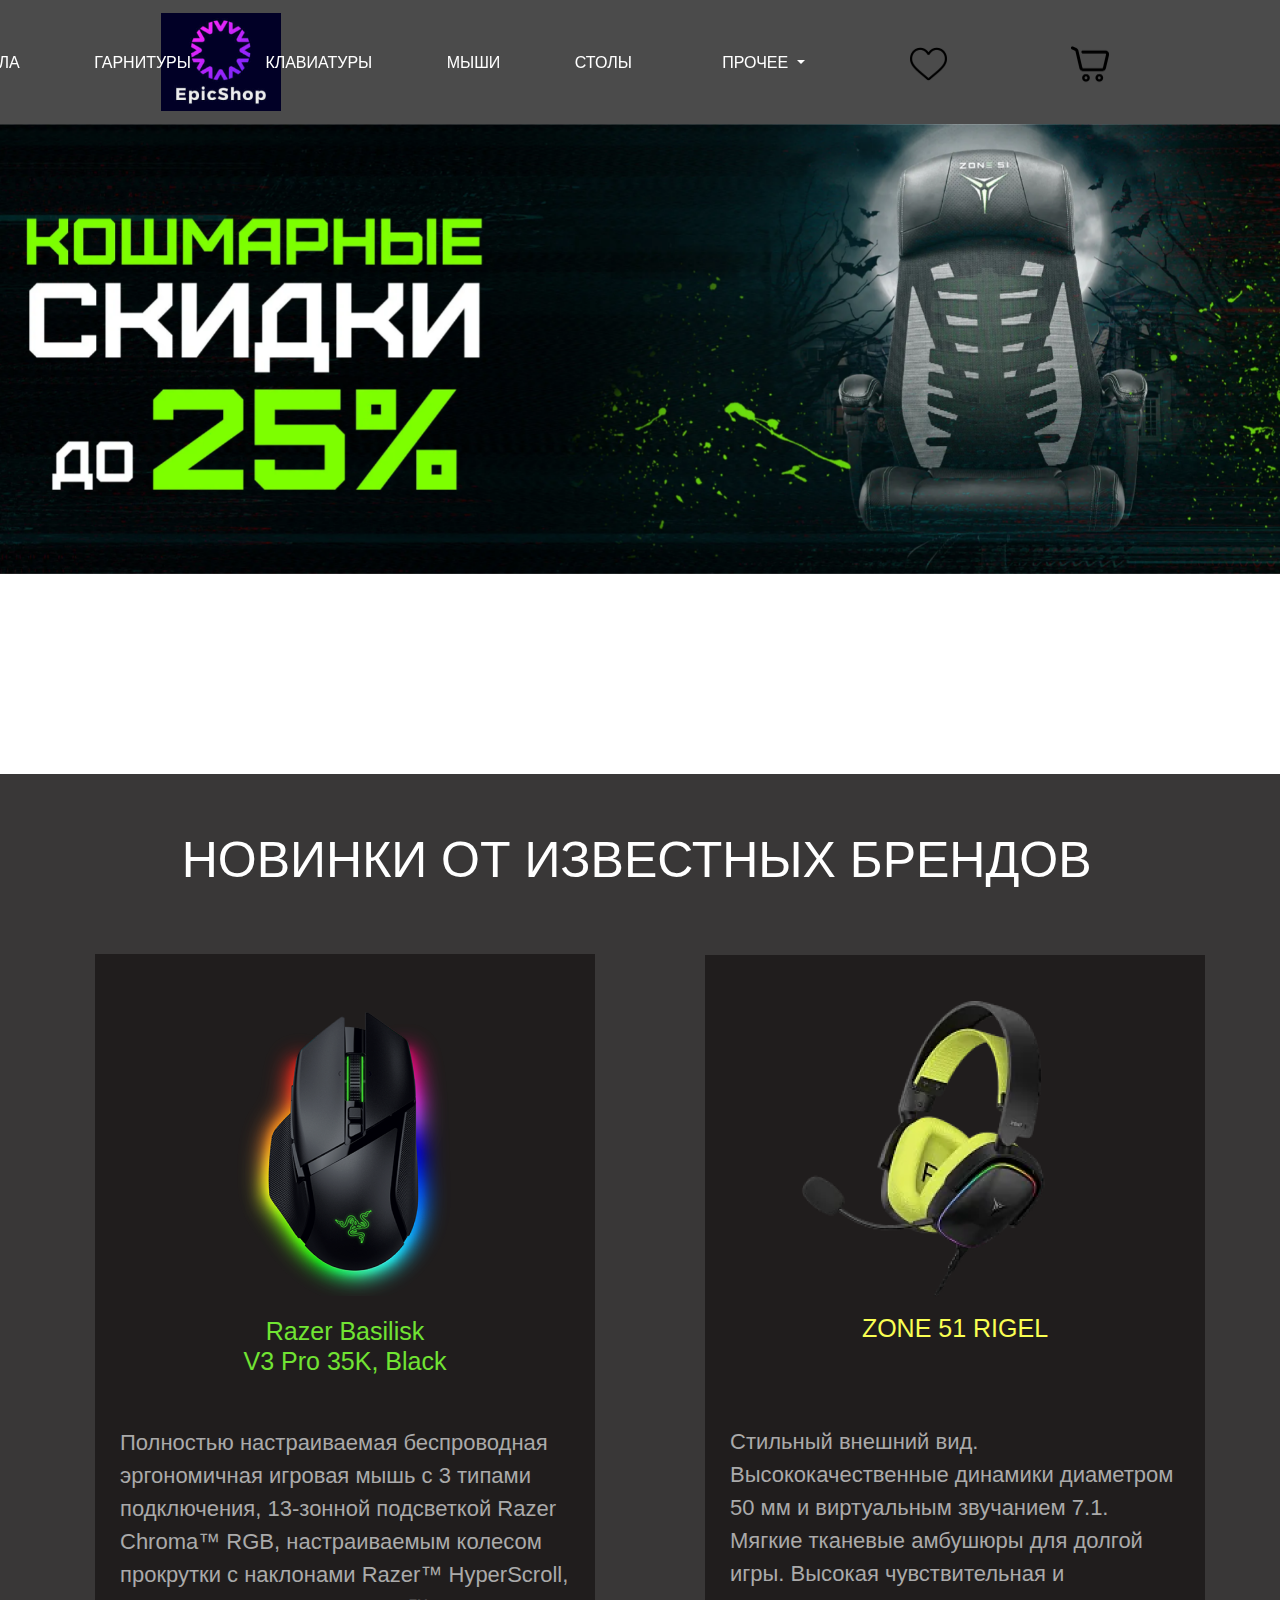
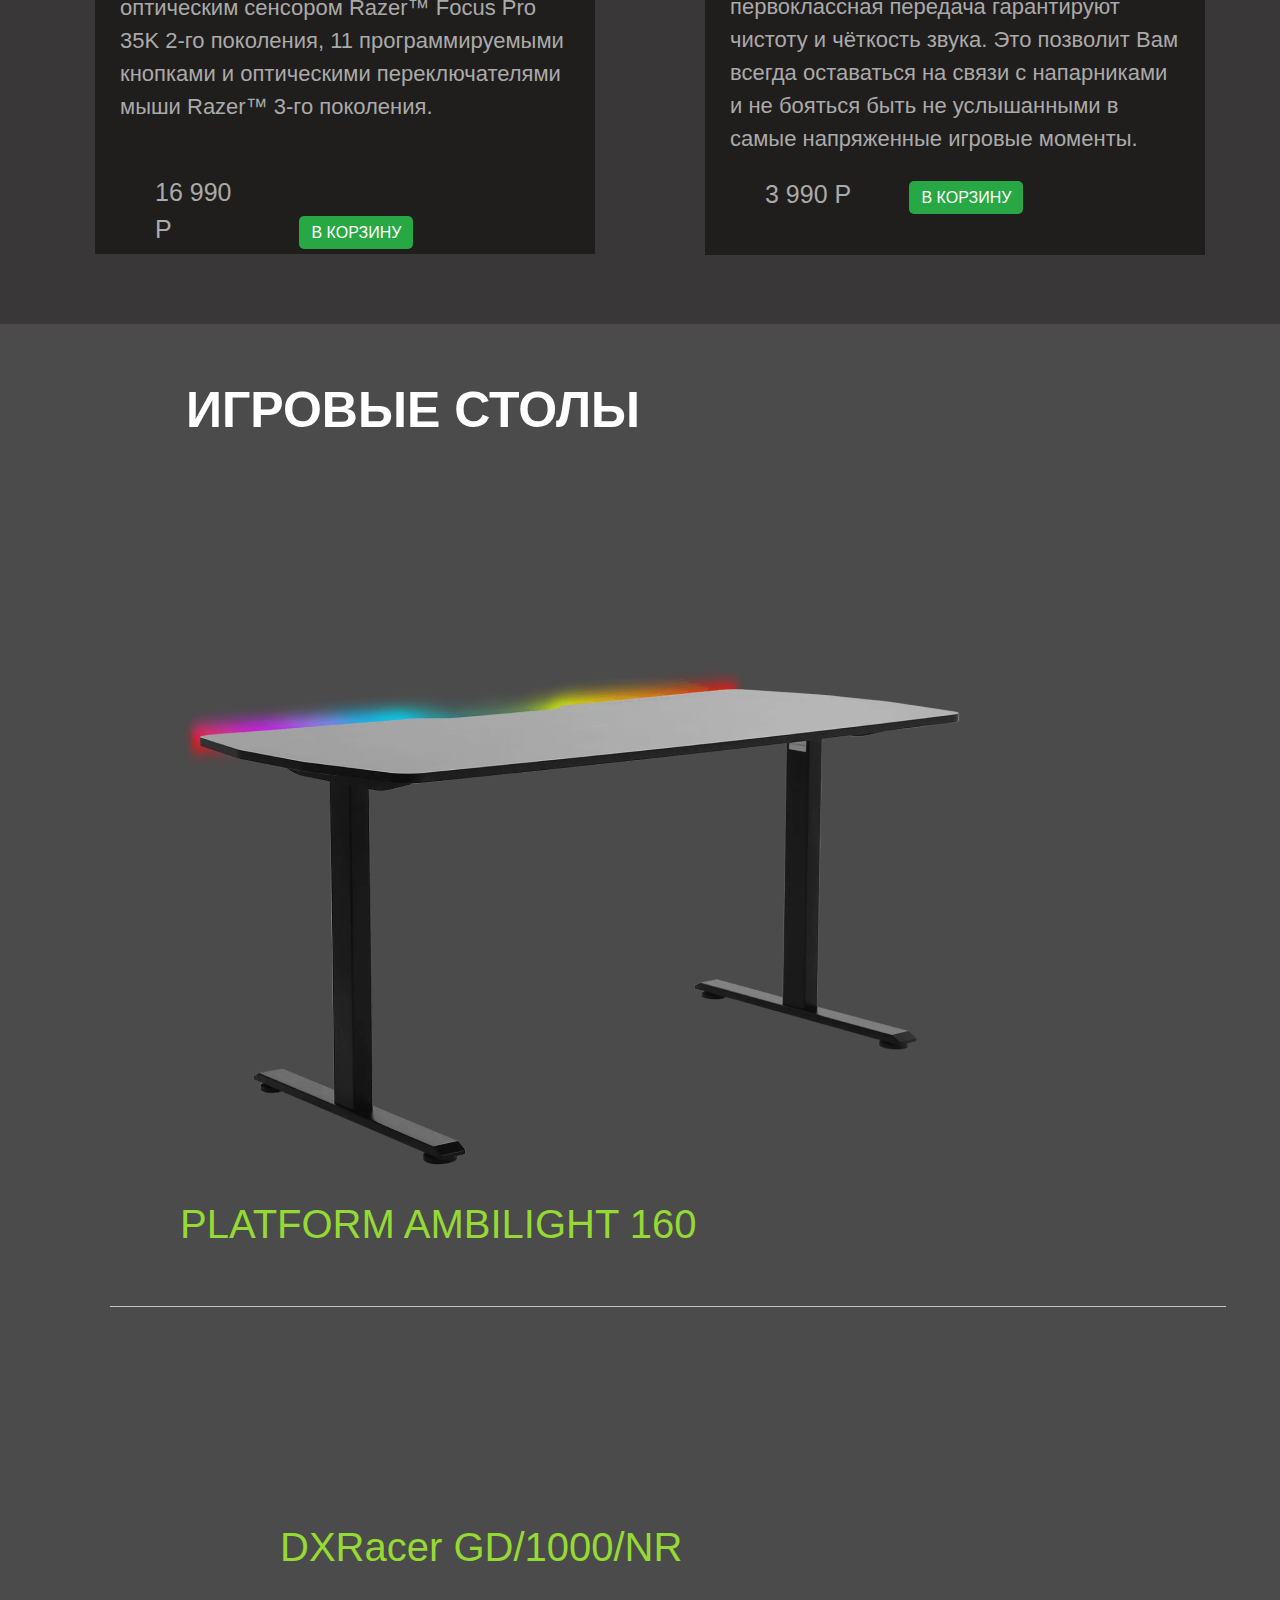
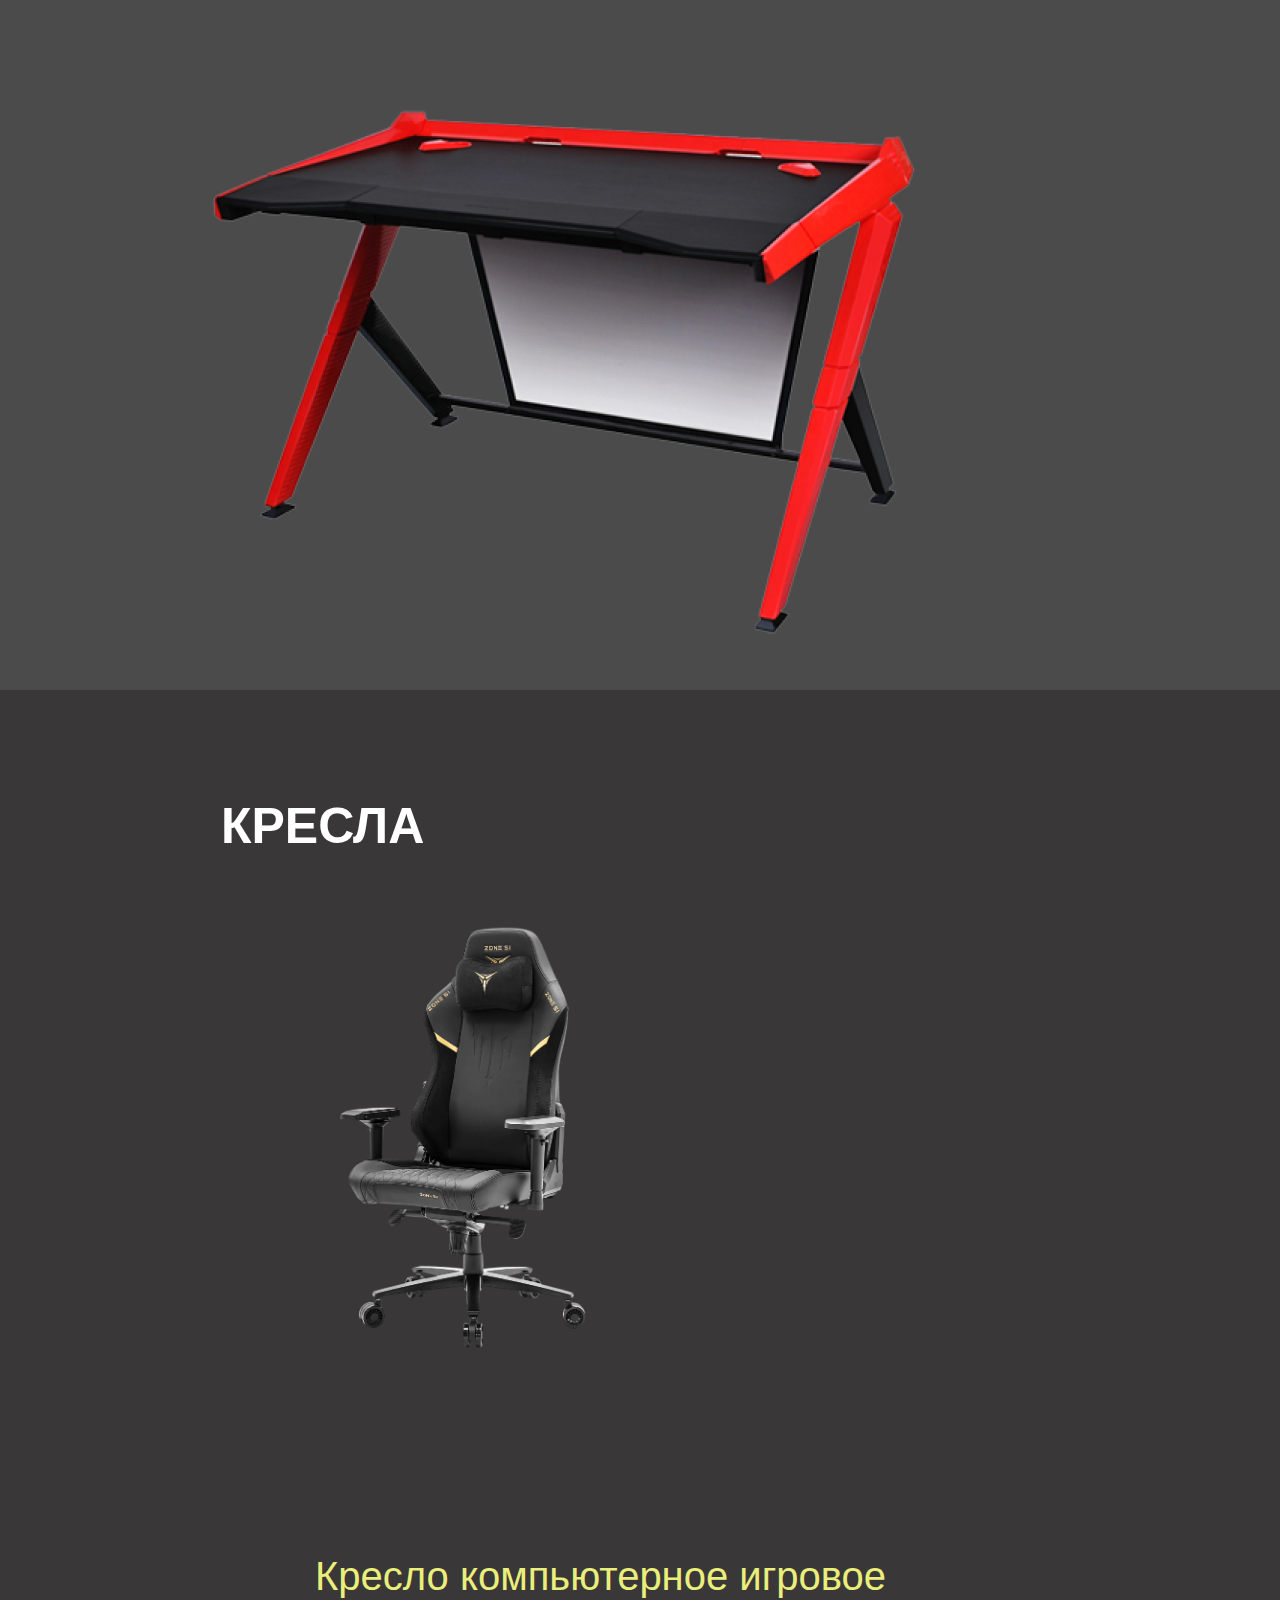
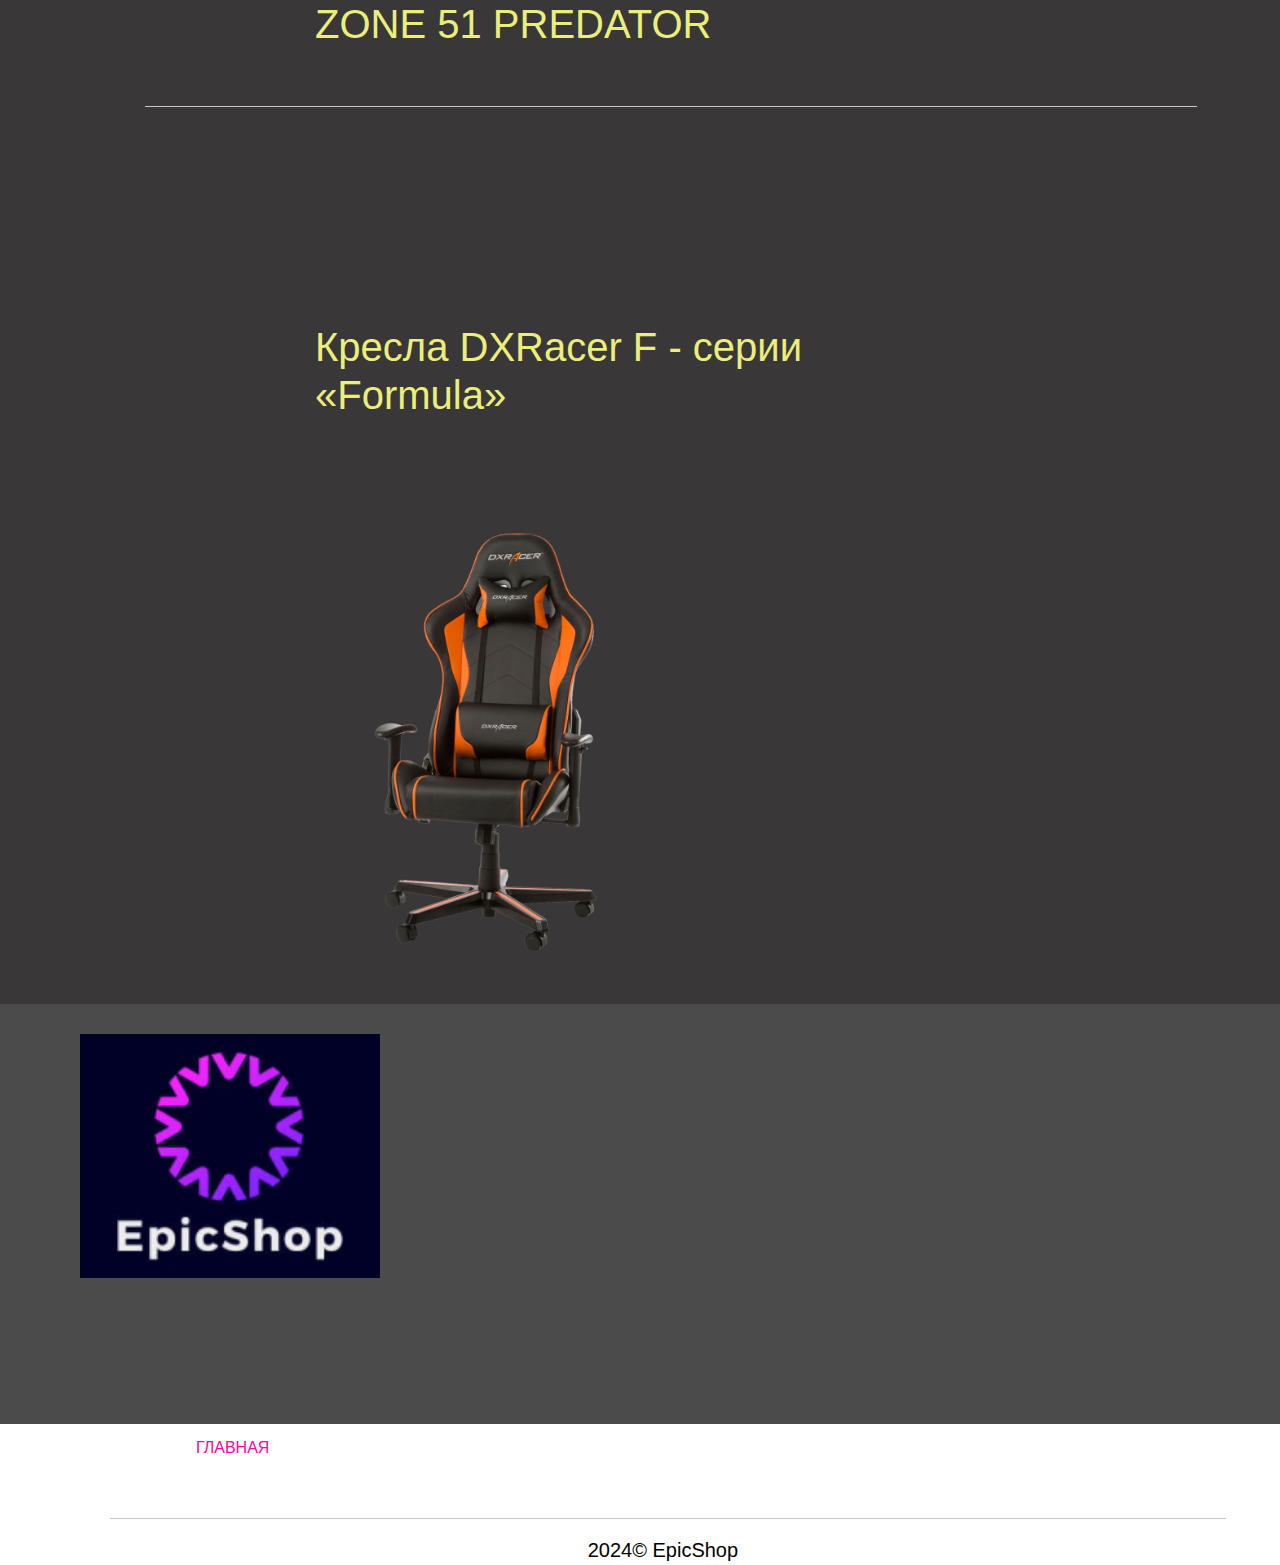
<file: index.html>
<!DOCTYPE html>
<html lang="en">
<head>
  <meta charset="UTF-8">
  <meta name="viewport" content="width=device-width, initial-scale=1.0">
  <title>EpicShop</title>
  <link rel="stylesheet" href="https://cdn.jsdelivr.net/npm/bootstrap@4.0.0/dist/css/bootstrap.min.css" integrity="sha384-Gn5384xqQ1aoWXA+058RXPxPg6fy4IWvTNh0E263XmFcJlSAwiGgFAW/dAiS6JXm" crossorigin="anonymous">
  <link rel="stylesheet" href="style.css">
</head>
<body>
  <nav class="navbar navbar-expend-md navbar-light sticky-top">
    <div class="container-fluid">
      <img class="navbar-brand" src="img\ЛОГО.png" alt="">
      <div class="navbar-menu">
        <ul class="menu">
         <li><a href="/">ГЛАВНАЯ</a></li>
         <li><a href="кресла.html">КРЕСЛА</a></li>
         <li><a href="гарнитуры.html">ГАРНИТУРЫ</a></li>
         <li><a href="клавиатуры.html">КЛАВИАТУРЫ</a></li>
         <li><a href="мыши.html">МЫШИ</a></li>
         <li><a href="столы.html">СТОЛЫ</a></li>
         <li class="nav-item dropdown">
           <a class="nav-link dropdown-toggle" href="#" id="navbarDropdown" role="button" data-toggle="dropdown" aria-haspopup="true" aria-expanded="false">
             ПРОЧЕЕ
           </a>
           <div class="dropdown-menu" aria-labelledby="navbarDropdown">
             <a class="dropdown-item" href="прочее(помощь).html">ПОМОЩЬ</a>
             <a class="dropdown-item" href="об оплате и доставке.html">ОБ ОПЛАТЕ И ДОСТАВКЕ</a>
           </div>
           <a href="избранное.html" class="nav-link"><img class="i1" src="img\image 2.png" ></a>
           <a href="корзина.html" class="nav-link"><img class="i1" src="img\image 1.png" ></a>
         </li>
        </ul>
     </div>
    </div>
</nav>

<div class="carousel slide" data-ride="carousel" id="slides">
  <ul class="carousel-indicators">
    <li data-target="#slides" data-slide-to="0" class="active"></li>
    <li data-target="#slides" data-slide-to="1"></li>
    <li data-target="#slides" data-slide-to="2"></li>
    <li data-target="#slides" data-slide-to="3"></li>
    <li data-target="#slides" data-slide-to="4"></li>
  </ul>

  <div class="carousel-inner">
    <div class="carousel-item active">
     <a href="кресла.html"> <img src="img\карусель 1.png" alt="" class="whan"></a>
    </div>
    <div class="carousel-item">
      <a href="гарнитуры.html"><img src="img\карусель2.jpg" alt="" class="two"></a>
    </div>
    <div class="carousel-item">
      <a> <img src="img\карусель 5.png" alt=""></a>
    </div>
    <div class="carousel-item">
      <a href="гарнитуры.html"> <img src="img\карусель3.jpg" alt=""></a>
    </div>
    <div class="carousel-item">
      <a href="столы.html" > <img src="img\карусель 4.png" alt="" class="thor"></a>
    </div>
  </div>
</div>

<div class="container-fluid new">
  <div class="row">
    <div class="col-xs-12 col-sm-12 col-md-3 col-lg-3 col-xl-11">
    <h1 class="new-product">НОВИНКИ ОТ ИЗВЕСТНЫХ БРЕНДОВ</h1>

    <div class="p1">
      <div class="im1"><img src="img\new product 1.png" alt=""></div>
      <a class="np"><h1 class="p1t">Razer Basilisk<br> V3 Pro 35K, Black</h1>
      <p class="p1tm">Полностью настраиваемая 
        беспроводная эргономичная игровая мышь с 3 типами
        подключения, 13-зонной подсветкой Razer Chroma™ RGB, настраиваемым колесом прокрутки с наклонами Razer™ 
        HyperScroll, оптическим сенсором Razer™ Focus 
        Pro 35K 2-го поколения, 11 программируемыми кнопками и оптическими переключателями мыши Razer™ 3-го поколения.</p></a>
      <p class="p1s">16 990 Р</p> 
      <a href="#" class="kn1 buy-button"  onclick="addToCart('product-58')">В КОРЗИНУ</a>
    </div>

    <div class="p2">
      <div class="im2"><img src="img\new product 2.png" alt=""></div>
      <a class="np"><h1 class="p2t">ZONE 51 RIGEL</h1>
        <p class="p2tm">Стильный внешний вид.
          Высококачественные динамики 
          диаметром 50 мм 
          и виртуальным звучанием 7.1. Мягкие тканевые амбушюры для долгой игры.
          Высокая чувствительная и первоклассная передача гарантируют чистоту и чёткость звука. Это позволит Вам всегда оставаться на связи с напарниками и не бояться быть не услышанными в самые напряженные игровые моменты.</p></a>
          <p class="p2s">3 990 Р</p>
          <a href="#" class="kn1 buy-button"  onclick="addToCart('product-25')">В КОРЗИНУ</a>
    </div>
    <div class="p3">
      <div class="im3"><img src="img\new product 3.png" alt=""></div>
      <a class="np"><h1 class="p3t ">COUGAR Attack X3 RGB</h1>
        <p class="p3tm">Механическая игровая клавиатура Cougar ATTACK X3 RGB, переключатель Cherry MX Red, алюминий / пластиковые материалы, частота опроса 1000 Гц, время отклика 1 мс, разъем USB, раскладка ENG US, серебристaя.</p></a>
        <p class="p3s">10 777 Р</p>
        <a href="#" class="kn1 buy-button"  onclick="addToCart('product-47')">В КОРЗИНУ</a> 
    </div>
  </div>
  </div>
</div>

<div class="container-fluid tovar-stol">
  <div class="col-xs-12 col-sm-12 col-md-3 col-lg-3 col-xl-11 ">
      <h1 class="igs">ИГРОВЫЕ СТОЛЫ</h1>

      <img class="stol-gl1" src="img\стол 1.png" alt="">
      <a href="столы.html"><h1 class="stol1">PLATFORM AMBILIGHT 160</h1></a>

      <hr width="100%;" color="#DDDDDD" size="5" class="lin1">

      <a href="столы.html"><h1 class="stol2">DXRacer GD/1000/NR </h1></a>
      <img class="stol-gl2" src="img\стол 2.png" alt="">
    </div>
</div>

<div class="container-fluid tovar-stul">
  <div class="col-xs-12 col-sm-12 col-md-3 col-lg-3 col-xl-11 ">
      <h1 class="igs">КРЕСЛА</h1>

      <img class="stul-gl1" src="img\стул 1.png" alt="">
      <a href="кресла.html"><h1 class="stul1">Кресло компьютерное игровое 
        <br>ZONE 51 PREDATOR </h1></a>

      <hr width="100%;" color="#DDDDDD" size="5" class="lin1">
      
      <a href="кресла.html"><h1 class="stul2">Кресла DXRacer F - серии 
        <br>«Formula»</h1></a>
      <img class="stul-gl2" src="img\стул2.png" alt="">
    </div>
</div>

<div class="container-fluid footer">
  <div class="col-xs-12 col-sm-12 col-md-3 col-lg-3 col-xl-11 ">
    <img class="brand" src="img\ЛОГО.png" alt="">
      <div class="footer-menu">
         <a href="/" class="nav-link active">ГЛАВНАЯ</a>
          <a href="кресла.html" class="nav-link">КРЕСЛА</a>
          <a href="гарнитуры.html" class="nav-link">ГАРНИТУРЫ</a>
          <a href="клавиатуры.html" class="nav-link">КЛАВИАТУРЫ</a>
          <a href="мыши.html" class="nav-link">МЫШИ</a>
          <a href="столы.html" class="nav-link">СТОЛЫ</a>
      </div>
      <hr width="100%;" color="#DDDDDD" size="5" class="lin1">
      <p class="kp">2024© EpicShop</p>
    </div>
  </div>
</div>







    <script src="js.js"></script>
    <script src="https://code.jquery.com/jquery-3.2.1.slim.min.js" integrity="sha384-KJ3o2DKtIkvYIK3UENzmM7KCkRr/rE9/Qpg6aAZGJwFDMVNA/GpGFF93hXpG5KkN" crossorigin="anonymous"></script>
    <script src="https://cdn.jsdelivr.net/npm/popper.js@1.12.9/dist/umd/popper.min.js" integrity="sha384-ApNbgh9B+Y1QKtv3Rn7W3mgPxhU9K/ScQsAP7hUibX39j7fakFPskvXusvfa0b4Q" crossorigin="anonymous"></script>
    <script src="https://cdn.jsdelivr.net/npm/bootstrap@4.0.0/dist/js/bootstrap.min.js" integrity="sha384-JZR6Spejh4U02d8jOt6vLEHfe/JQGiRRSQQxSfFWpi1MquVdAyjUar5+76PVCmYl" crossorigin="anonymous"></script>
</body>
</html>
</file>
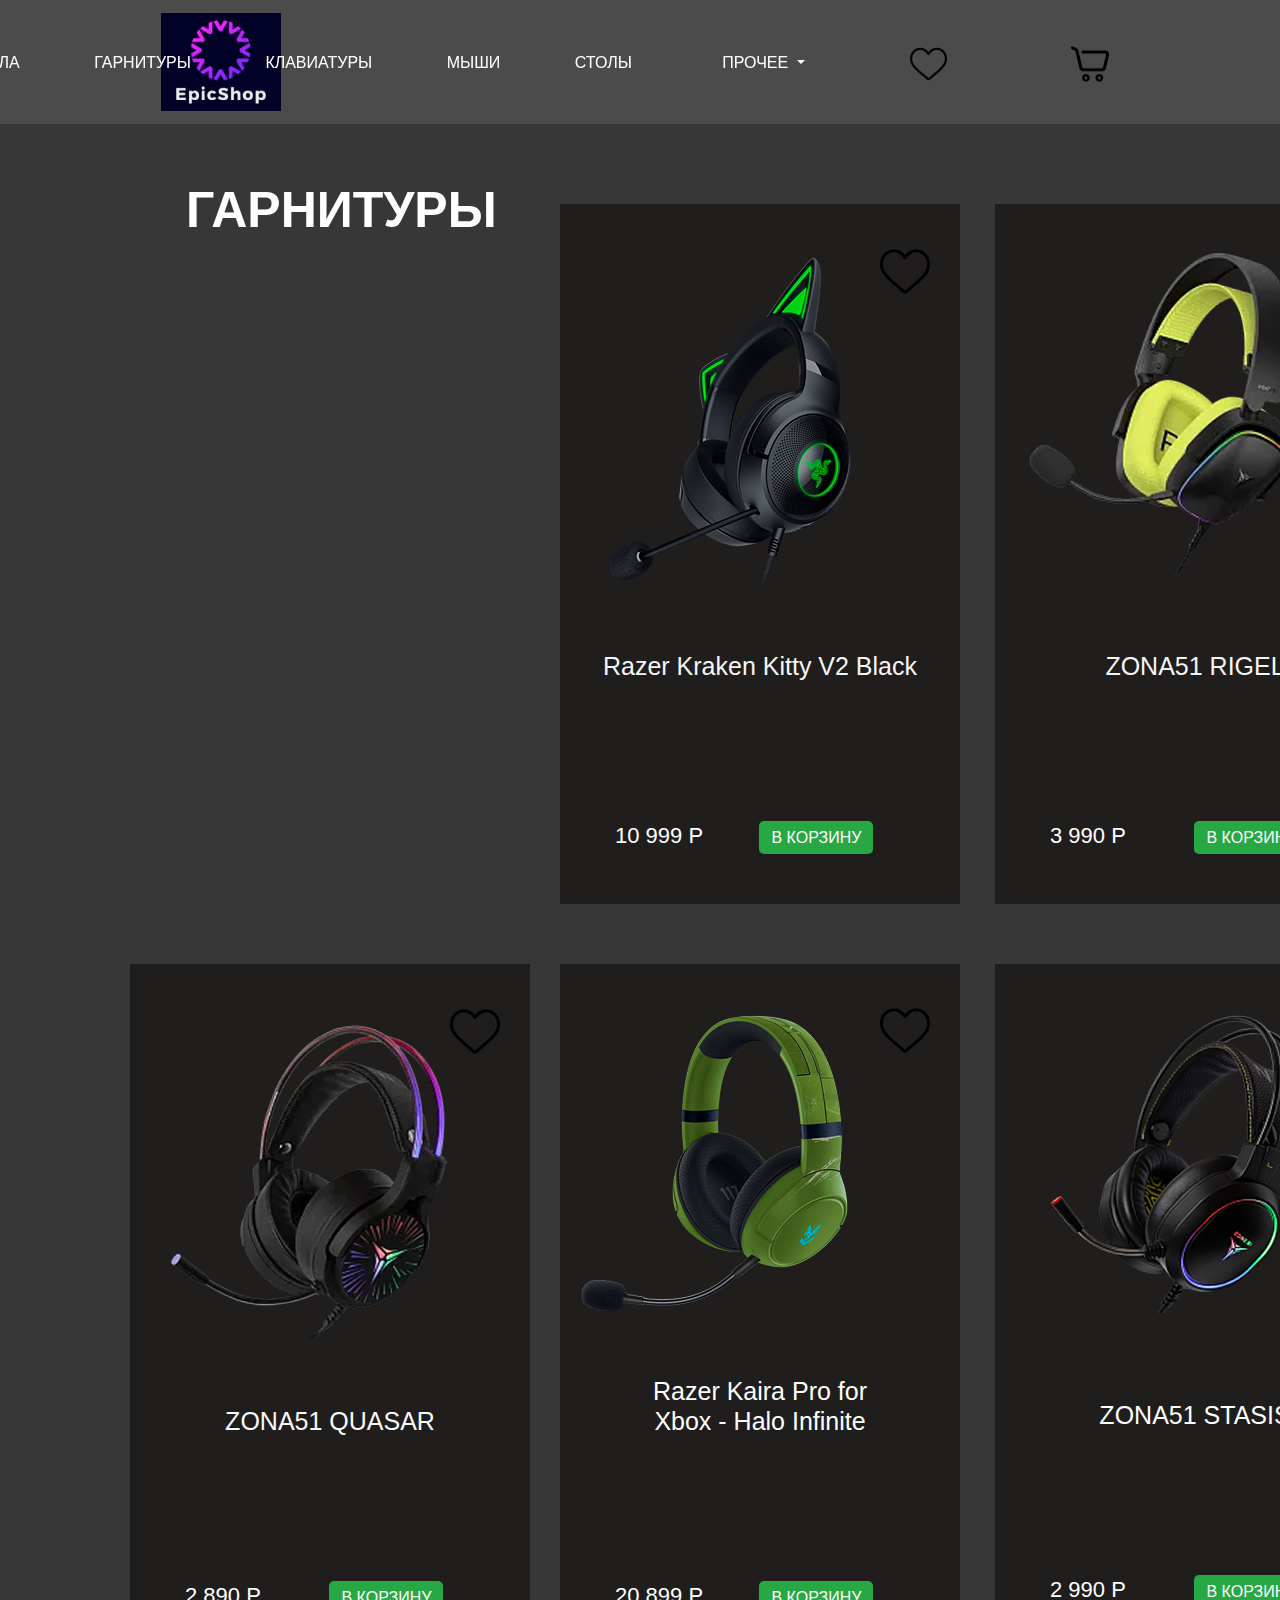
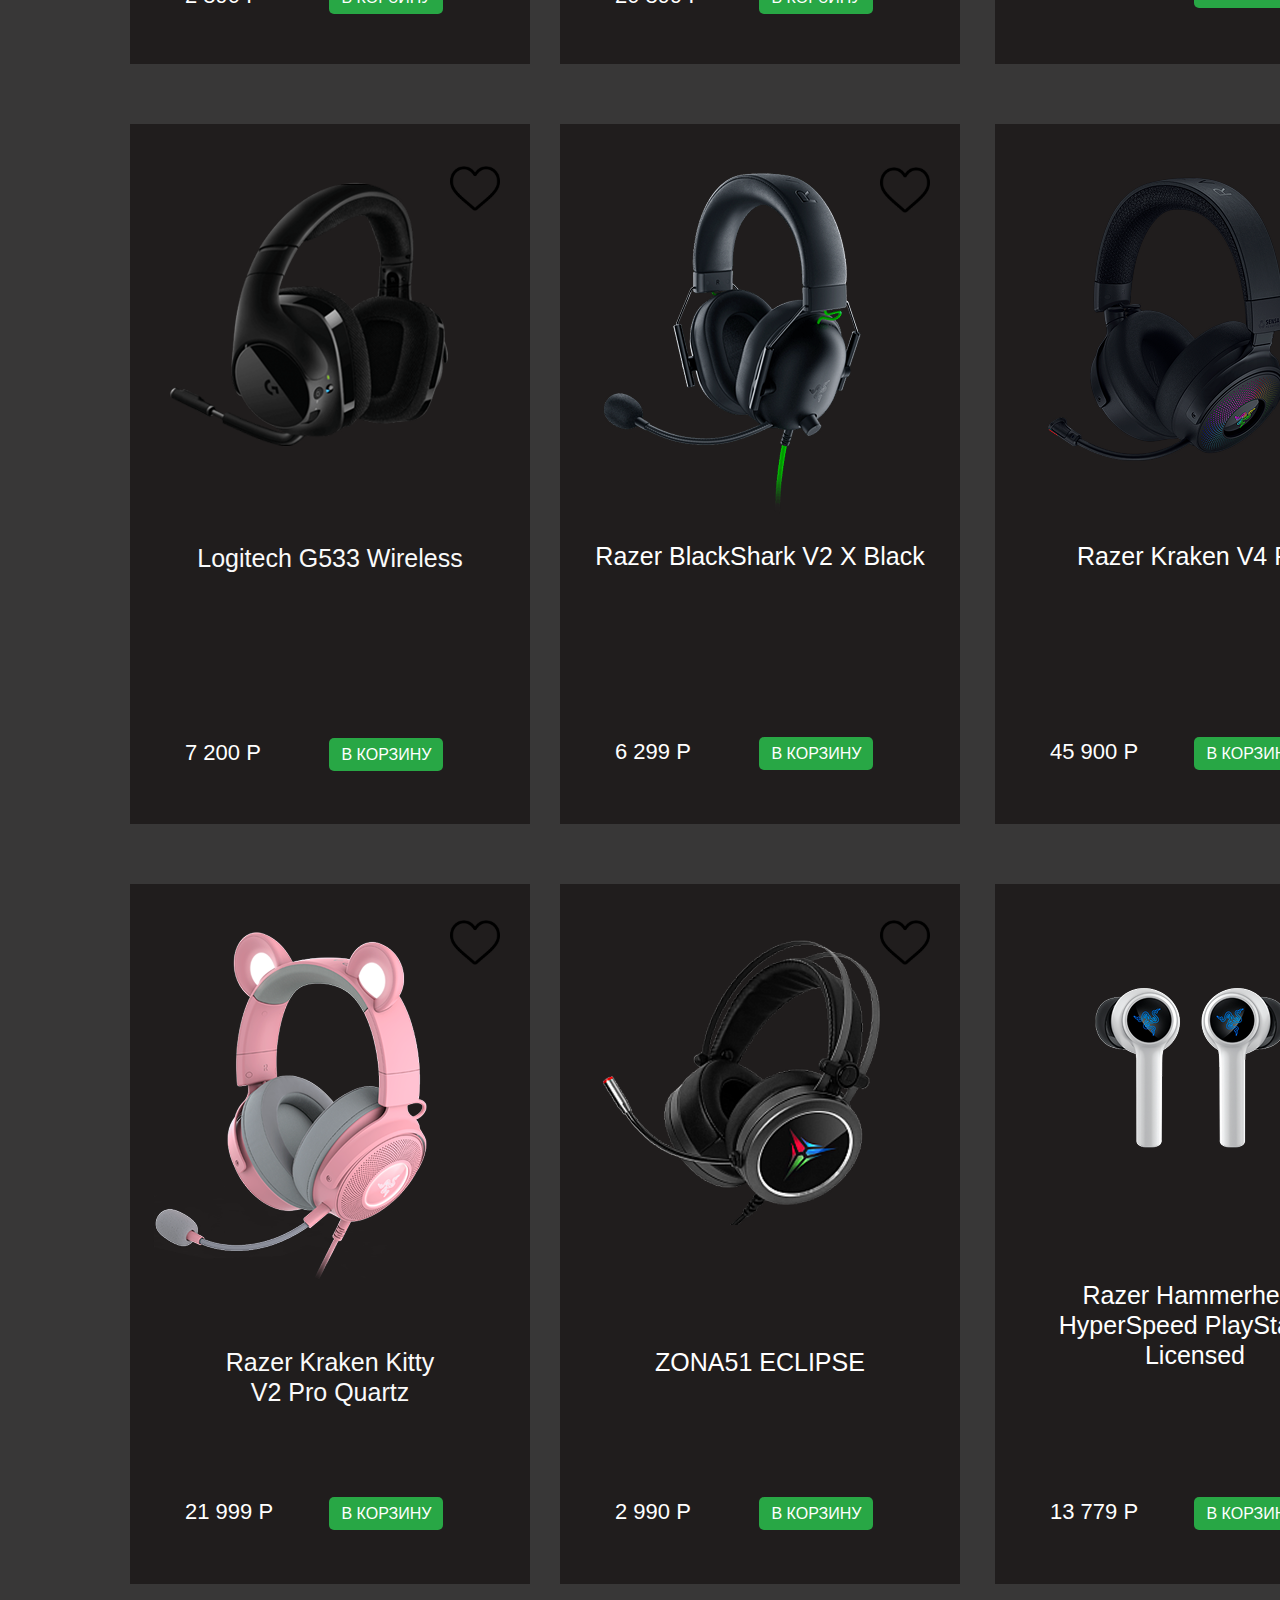
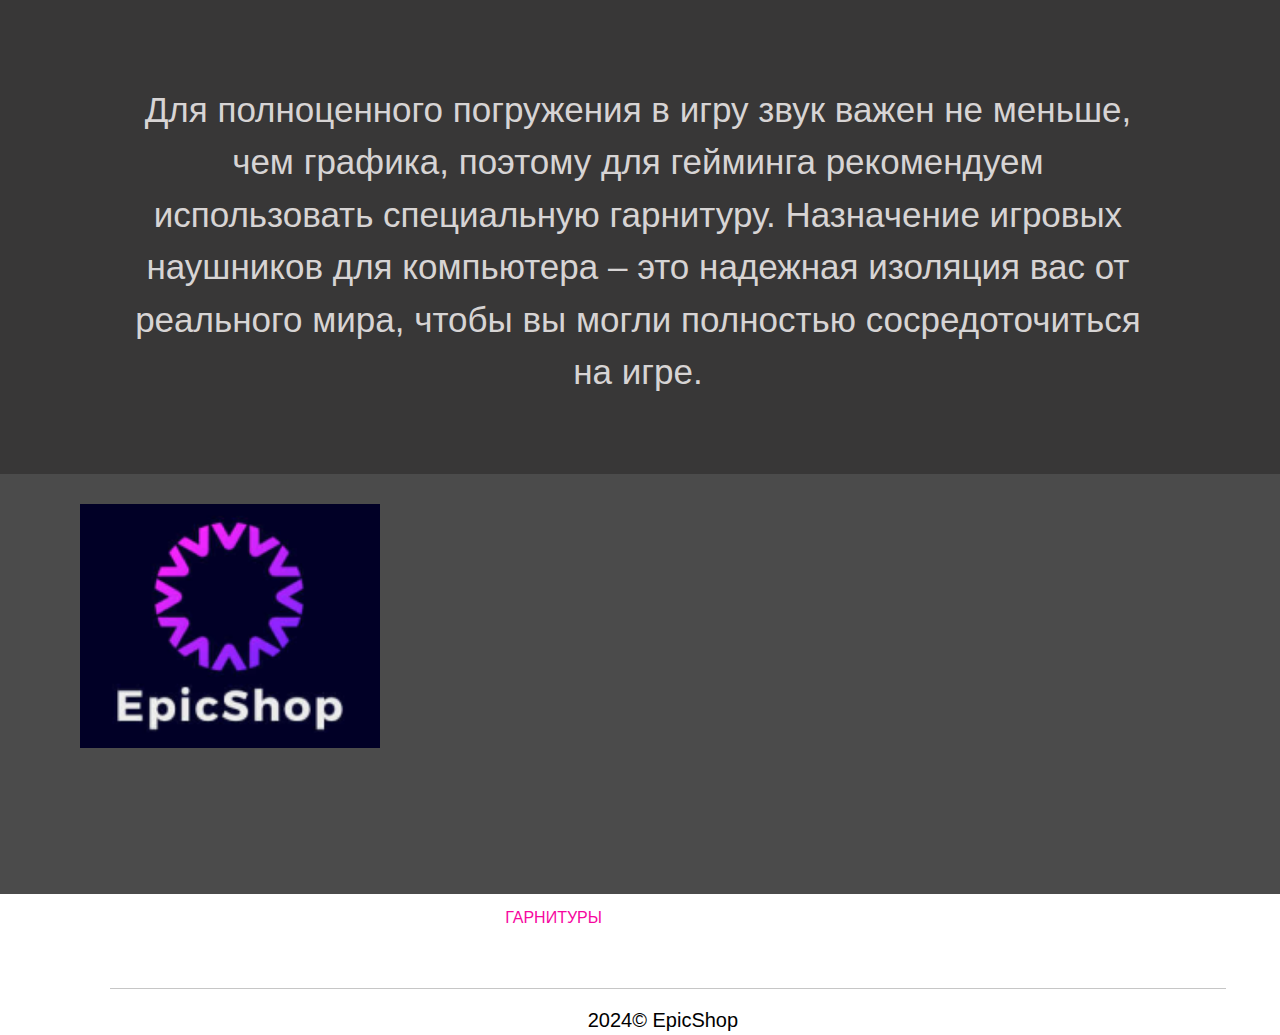
<file: гарнитуры.html>
<!DOCTYPE html>
<html lang="en">
<head>
    <meta charset="UTF-8">
    <meta name="viewport" content="width=device-width, initial-scale=1.0">
    <title>EpicShop</title>
    <link rel="stylesheet" href="https://cdn.jsdelivr.net/npm/bootstrap@4.0.0/dist/css/bootstrap.min.css" integrity="sha384-Gn5384xqQ1aoWXA+058RXPxPg6fy4IWvTNh0E263XmFcJlSAwiGgFAW/dAiS6JXm" crossorigin="anonymous">
    <link rel="stylesheet" href="style.css">
</head>
<body>
  <nav class="navbar navbar-expend-md sticky-top">
    <div class="container-fluid">
      <img class="navbar-brand" src="img\ЛОГО.png" alt="">
      <div class="navbar-menu">
        <ul class="menu">
         <li><a href="/">ГЛАВНАЯ</a></li>
         <li><a href="кресла.html">КРЕСЛА</a></li>
         <li><a href="гарнитуры.html">ГАРНИТУРЫ</a></li>
         <li><a href="клавиатуры.html">КЛАВИАТУРЫ</a></li>
         <li><a href="мыши.html">МЫШИ</a></li>
         <li><a href="столы.html">СТОЛЫ</a></li>
         <li class="nav-item dropdown">
           <a class="nav-link dropdown-toggle" href="#" id="navbarDropdown" role="button" data-toggle="dropdown" aria-haspopup="true" aria-expanded="false">
             ПРОЧЕЕ
           </a>
           <div class="dropdown-menu" aria-labelledby="navbarDropdown">
             <a class="dropdown-item" href="прочее(помощь).html">ПОМОЩЬ</a>
             <a class="dropdown-item" href="об оплате и доставке.html">ОБ ОПЛАТЕ И ДОСТАВКЕ</a>
           </div>
           <a href="избранное.html" class="nav-link"><img class="i1" src="img\image 2.png" ></a>
           <a href="корзина.html" class="nav-link"><img class="i1" src="img\image 1.png" ></a>
         </li>
        </ul>
     </div>
    </div>
</nav>

    <main class="container-fluid contant2">
      <div class="col-xs-12 col-sm-12 col-md-3 col-lg-3 col-xl-11 ">
        <h1 class="igs">ГАРНИТУРЫ</h1>

        <div class="na1"> 
           <div class="gr1"><img src="img\наушники 1.png" alt=""></div>
           <a href="#" class="serdce1-1"  data-id="product-24"><img src="img\image 2.png" alt="" class="serdce1-1"></a>
           <a class="nan1"><h3 class="nan1">Razer Kraken Kitty V2 Black</h3></a>
           <p class="cena1-1">10 999 Р</p>
           <a href="#" class="kn1 buy-button"  onclick="addToCart('product-24')">В КОРЗИНУ</a>
        </div>

        <div class="na2"> 
          <div class="gr2"><img src="img\наушники 2.png" alt=""></div>
          <a href="#" class="serdce1-2"  data-id="product-25"><img src="img\image 2.png" alt="" class="serdce1-2"></a>
          <a class="nan2"><h3 class="nan2">ZONA51 RIGEL</h3></a>
          <p class="cena1-2">3 990 Р</p>
          <a href="#" class="kn1 buy-button"  onclick="addToCart('product-25')">В КОРЗИНУ</a>
       </div>

       <div class="na3"> 
        <div class="gr3"><img src="img\наушники 3.png" alt=""></div>
        <a href="#" class="serdce1-3" data-id="product-26"><img src="img\image 2.png" alt="" class="serdce1-3"></a>
        <a class="nan3"><h3 class="nan3">Razer Kraken X Lite</h3></a>
        <p class="cena1-3">3 999 Р</p>
        <a href="#" class="kn1 buy-button"  onclick="addToCart('product-26')">В КОРЗИНУ</a>
     </div>

     <div class="na4"> 
      <div class="gr4"><img src="img\наушники 4.png" alt=""></div>
      <a href="#" class="serdce1-4" data-id="product-27"><img src="img\image 2.png" alt="" class="serdce1-4"></a>
      <a class="nan4"><h3 class="nan4">ZONA51 QUASAR</h3></a>
      <p class="cena1-4">2 890 Р</p>
      <a href="#" class="kn1 buy-button"  onclick="addToCart('product-27')">В КОРЗИНУ</a>
   </div>

   <div class="na5"> 
    <div class="gr5"><img src="img\наушники 5.png" alt=""></div>
    <a href="#" class="serdce1-5" data-id="product-28"><img src="img\image 2.png" alt="" class="serdce1-5"></a>
    <a class="nan5"><h3 class="nan5">Razer Kaira Pro for<br> Xbox - Halo Infinite</h3></a>
    <p class="cena1-5">20 899 Р</p>
    <a href="#" class="kn1 buy-button"  onclick="addToCart('product-28')">В КОРЗИНУ</a>
 </div>

 <div class="na6"> 
  <div class="gr6"><img src="img\наушники 6.png" alt=""></div>
  <a href="#" class="serdce1-6" data-id="product-29"><img src="img\image 2.png" alt="" class="serdce1-6"></a>
  <a class="nan6"><h3 class="nan6">ZONA51 STASIS</h3></a>
  <p class="cena1-6">2 990 Р</p>
  <a href="#" class="kn1 buy-button"  onclick="addToCart('product-29')">В КОРЗИНУ</a>
</div>

<div class="na7"> 
  <div class="gr7"><img src="img\наушники 7.png" alt=""></div>
  <a href="#" class="serdce1-7" data-id="product-30"><img src="img\image 2.png" alt="" class="serdce1-7"></a>
  <a class="nan7"><h3 class="nan6">Logitech G430</h3></a>
  <p class="cena1-7">5 673 Р</p>
  <a href="#" class="kn1 buy-button"  onclick="addToCart('product-30')">В КОРЗИНУ</a>
</div>

<div class="na8"> 
  <div class="gr8"><img src="img\наушники 8.png" alt=""></div>
  <a href="#" class="serdce1-8" data-id="product-31"><img src="img\image 2.png" alt="" class="serdce1-8"></a>
  <a class="nan8"><h3 class="nan8">Logitech G533 Wireless</h3></a>
  <p class="cena1-8">7 200 Р</p>
  <a href="#" class="kn1 buy-button"  onclick="addToCart('product-31')">В КОРЗИНУ</a>
</div>
       
<div class="na9"> 
  <div class="gr9"><img src="img\наушники 9.png" alt=""></div>
  <a href="#" class="serdce1-9" data-id="product-32"><img src="img\image 2.png" alt="" class="serdce1-9"></a>
  <a class="nan9"><h3 class="nan9">Razer BlackShark V2 X Black</h3></a>
  <p class="cena1-9">6 299 Р</p>
  <a href="#" class="kn1 buy-button"  onclick="addToCart('product-32')">В КОРЗИНУ</a>
</div>

<div class="na10"> 
  <div class="gr10"><img src="img\наушники 10.png" alt=""></div>
  <a href="#" class="serdce1-10" data-id="product-33"><img src="img\image 2.png" alt="" class="serdce1-10"></a>
  <a class="nan10"><h3 class="nan10">Razer Kraken V4 Pro</h3></a>
  <p class="cena1-10">45 900 Р</p>
  <a href="#" class="kn1 buy-button"  onclick="addToCart('product-33')">В КОРЗИНУ</a>
</div>

<div class="na11"> 
  <div class="gr11"><img src="img\наушники 11.png" alt=""></div>
  <a href="#" class="serdce1-11" data-id="product-34"><img src="img\image 2.png" alt="" class="serdce1-11"></a>
  <a class="nan11"><h3 class="nan11">Razer Kraken Kitty V2 Pro Black</h3></a>
  <p class="cena1-11">21 999 Р</p>
  <a href="#" class="kn1 buy-button"  onclick="addToCart('product-34')">В КОРЗИНУ</a>
</div>

<div class="na12"> 
  <div class="gr12"><img src="img\наушники 12.png" alt=""></div>
  <a href="#" class="serdce1-12" data-id="product-35"><img src="img\image 2.png" alt="" class="serdce1-12"></a>
  <a class="nan12"><h3 class="nan12">Razer Kraken Kitty <br>V2 Pro Quartz</h3></a>
  <p class="cena1-12">21 999 Р</p>
  <a href="#" class="kn1 buy-button"  onclick="addToCart('product-35')">В КОРЗИНУ</a>
</div>

<div class="na13"> 
  <div class="gr13"><img src="img\наушники 13.png" alt=""></div>
  <a href="#" class="serdce1-13" data-id="product-36"><img src="img\image 2.png" alt="" class="serdce1-13"></a>
  <a class="nan13"><h3 class="nan13">ZONA51 ECLIPSE</h3></a>
  <p class="cena1-13">2 990 Р</p>
  <a href="#" class="kn1 buy-button"  onclick="addToCart('product-36')">В КОРЗИНУ</a>
</div>

<div class="na14"> 
  <div class="gr14"><img src="img\наушники 14.png" alt=""></div>
  <a href="#" class="serdce1-14" data-id="product-37"><img src="img\image 2.png" alt="" class="serdce1-14"></a>
  <a class="nan14"><h3 class="nan14">Razer Hammerhead HyperSpeed PlayStation Licensed</h3></a>
  <p class="cena1-14">13 779 Р</p>
  <a href="#" class="kn1 buy-button"  onclick="addToCart('product-37')">В КОРЗИНУ</a>
</div>

<div class="na15"> 
  <div class="gr15"><img src="img\наушники 15.png" alt=""></div>
  <a href="#" class="serdce1-15" data-id="product-38"><img src="img\image 2.png" alt="" class="serdce1-15"></a>
  <a class="nan15"><h3 class="nan15">Razer Hammerhead HyperSpeed PlayStation Licensed</h3></a>
  <p class="cena1-15">13 779 Р</p>
  <a href="#" class="kn1 buy-button"  onclick="addToCart('product-38')">В КОРЗИНУ</a>
</div>

<p class="tkr">Для полноценного погружения в игру звук важен не меньше, чем графика, поэтому для 
  гейминга рекомендуем использовать специальную гарнитуру. 
  Назначение игровых наушников для компьютера – это надежная изоляция 
  вас от реального мира, чтобы вы могли полностью сосредоточиться на игре.</p>

  </main>

<div class="container-fluid footer">
      <div class="col-xs-12 col-sm-12 col-md-3 col-lg-3 col-xl-11 ">
        <img class="brand" src="img\ЛОГО.png" alt="">
          <div class="footer-menu">
             <a href="/" class="nav-link ">ГЛАВНАЯ</a>
              <a href="кресла.html" class="nav-link">КРЕСЛА</a>
              <a href="гарнитуры.html" class="nav-link active">ГАРНИТУРЫ</a>
              <a href="клавиатуры.html" class="nav-link">КЛАВИАТУРЫ</a>
              <a href="мыши.html" class="nav-link">МЫШИ</a>
              <a href="столы.html" class="nav-link">СТОЛЫ</a>
          </div>
          <hr width="100%;" color="#DDDDDD" size="5" class="lin1">
          <p class="kp">2024© EpicShop</p>
        </div>
      </div>











































      <script src="js.js"></script>
    <script src="https://code.jquery.com/jquery-3.2.1.slim.min.js" integrity="sha384-KJ3o2DKtIkvYIK3UENzmM7KCkRr/rE9/Qpg6aAZGJwFDMVNA/GpGFF93hXpG5KkN" crossorigin="anonymous"></script>
    <script src="https://cdn.jsdelivr.net/npm/popper.js@1.12.9/dist/umd/popper.min.js" integrity="sha384-ApNbgh9B+Y1QKtv3Rn7W3mgPxhU9K/ScQsAP7hUibX39j7fakFPskvXusvfa0b4Q" crossorigin="anonymous"></script>
    <script src="https://cdn.jsdelivr.net/npm/bootstrap@4.0.0/dist/js/bootstrap.min.js" integrity="sha384-JZR6Spejh4U02d8jOt6vLEHfe/JQGiRRSQQxSfFWpi1MquVdAyjUar5+76PVCmYl" crossorigin="anonymous"></script>
</body>
</html>
</file>
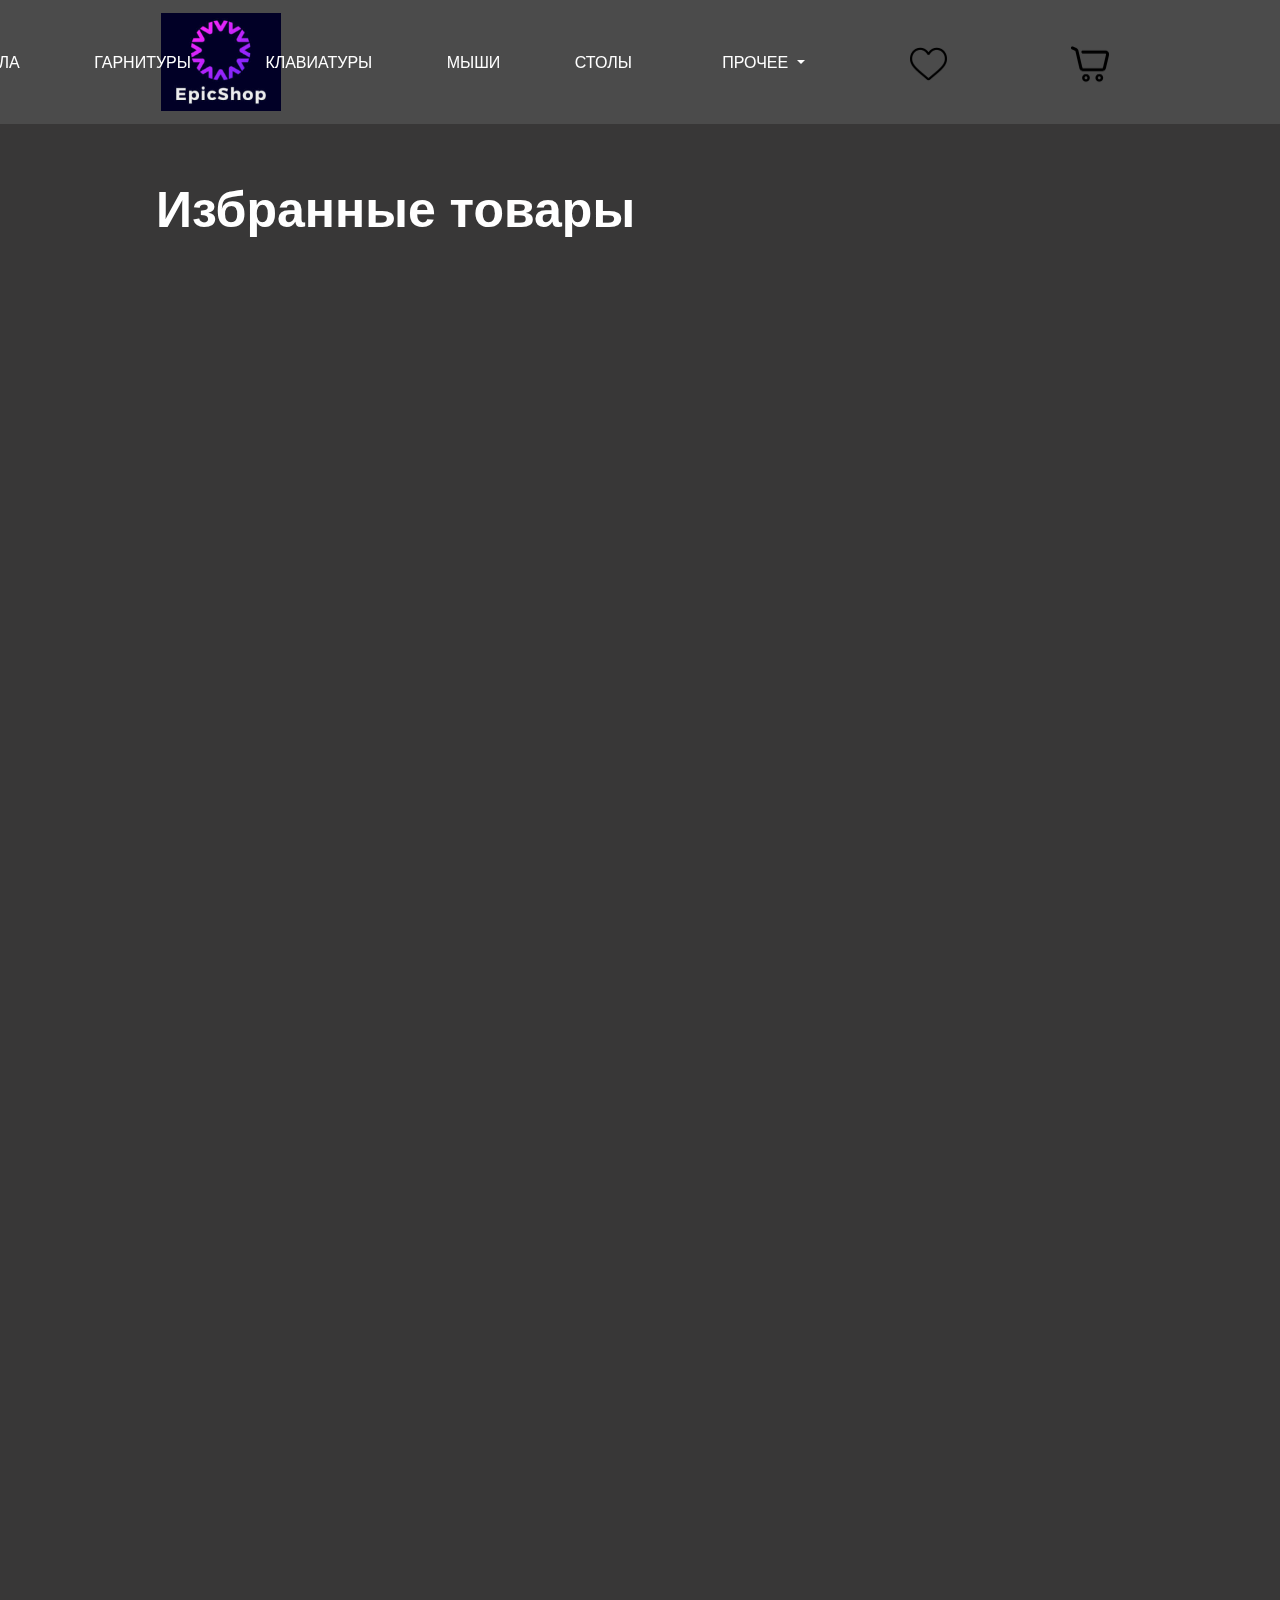
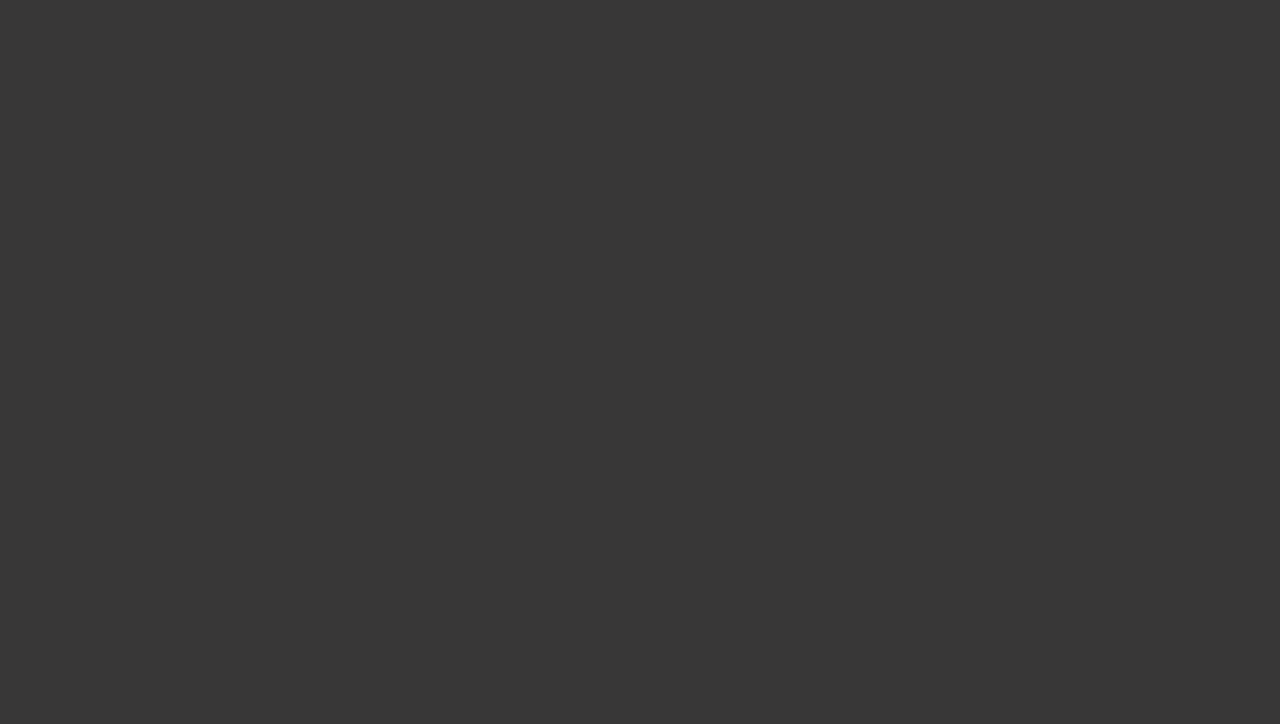
<file: избранное.html>
<!DOCTYPE html>
<html lang="en">
<head>
    <meta charset="UTF-8">
    <meta name="viewport" content="width=device-width, initial-scale=1.0">
    <title>Document</title>
    <title>EpicShop</title>
  <link rel="stylesheet" href="https://cdn.jsdelivr.net/npm/bootstrap@4.0.0/dist/css/bootstrap.min.css" integrity="sha384-Gn5384xqQ1aoWXA+058RXPxPg6fy4IWvTNh0E263XmFcJlSAwiGgFAW/dAiS6JXm" crossorigin="anonymous">
  <link rel="stylesheet" href="style.css">
</head>
<body>
    <nav class="navbar navbar-expend-md navbar-light sticky-top">
        <div class="container-fluid">
          <img class="navbar-brand" src="img\ЛОГО.png" alt="">
          <div class="navbar-menu">
            <ul class="menu">
             <li><a href="index.html">ГЛАВНАЯ</a></li>
             <li><a href="кресла.html">КРЕСЛА</a></li>
             <li><a href="гарнитуры.html">ГАРНИТУРЫ</a></li>
             <li><a href="клавиатуры.html">КЛАВИАТУРЫ</a></li>
             <li><a href="мыши.html">МЫШИ</a></li>
             <li><a href="столы.html">СТОЛЫ</a></li>
             <li class="nav-item dropdown">
               <a class="nav-link dropdown-toggle" href="#" id="navbarDropdown" role="button" data-toggle="dropdown" aria-haspopup="true" aria-expanded="false">
                 ПРОЧЕЕ
               </a>
               <div class="dropdown-menu" aria-labelledby="navbarDropdown">
                 <a class="dropdown-item" href="прочее(помощь).html">ПОМОЩЬ</a>
                 <a class="dropdown-item" href="об оплате и доставке.html">ОБ ОПЛАТЕ И ДОСТАВКЕ</a>
               </div>
               <a href="избранное.html" class="nav-link"><img class="i1" src="img\image 2.png" ></a>
               <a href="корзина.html" class="nav-link"><img class="i1" src="img\image 1.png" ></a>
             </li>
            </ul>
         </div>
        </div>
    </nav>

<div class="contant8">
    <h1 class="igs">Избранные товары</h1>
  <div id="favorites-container"></div>
</div>




















<script src="js.js"></script>
    <script src="https://code.jquery.com/jquery-3.2.1.slim.min.js" integrity="sha384-KJ3o2DKtIkvYIK3UENzmM7KCkRr/rE9/Qpg6aAZGJwFDMVNA/GpGFF93hXpG5KkN" crossorigin="anonymous"></script>
    <script src="https://cdn.jsdelivr.net/npm/popper.js@1.12.9/dist/umd/popper.min.js" integrity="sha384-ApNbgh9B+Y1QKtv3Rn7W3mgPxhU9K/ScQsAP7hUibX39j7fakFPskvXusvfa0b4Q" crossorigin="anonymous"></script>
    <script src="https://cdn.jsdelivr.net/npm/bootstrap@4.0.0/dist/js/bootstrap.min.js" integrity="sha384-JZR6Spejh4U02d8jOt6vLEHfe/JQGiRRSQQxSfFWpi1MquVdAyjUar5+76PVCmYl" crossorigin="anonymous"></script>
</body>
</html>
</file>
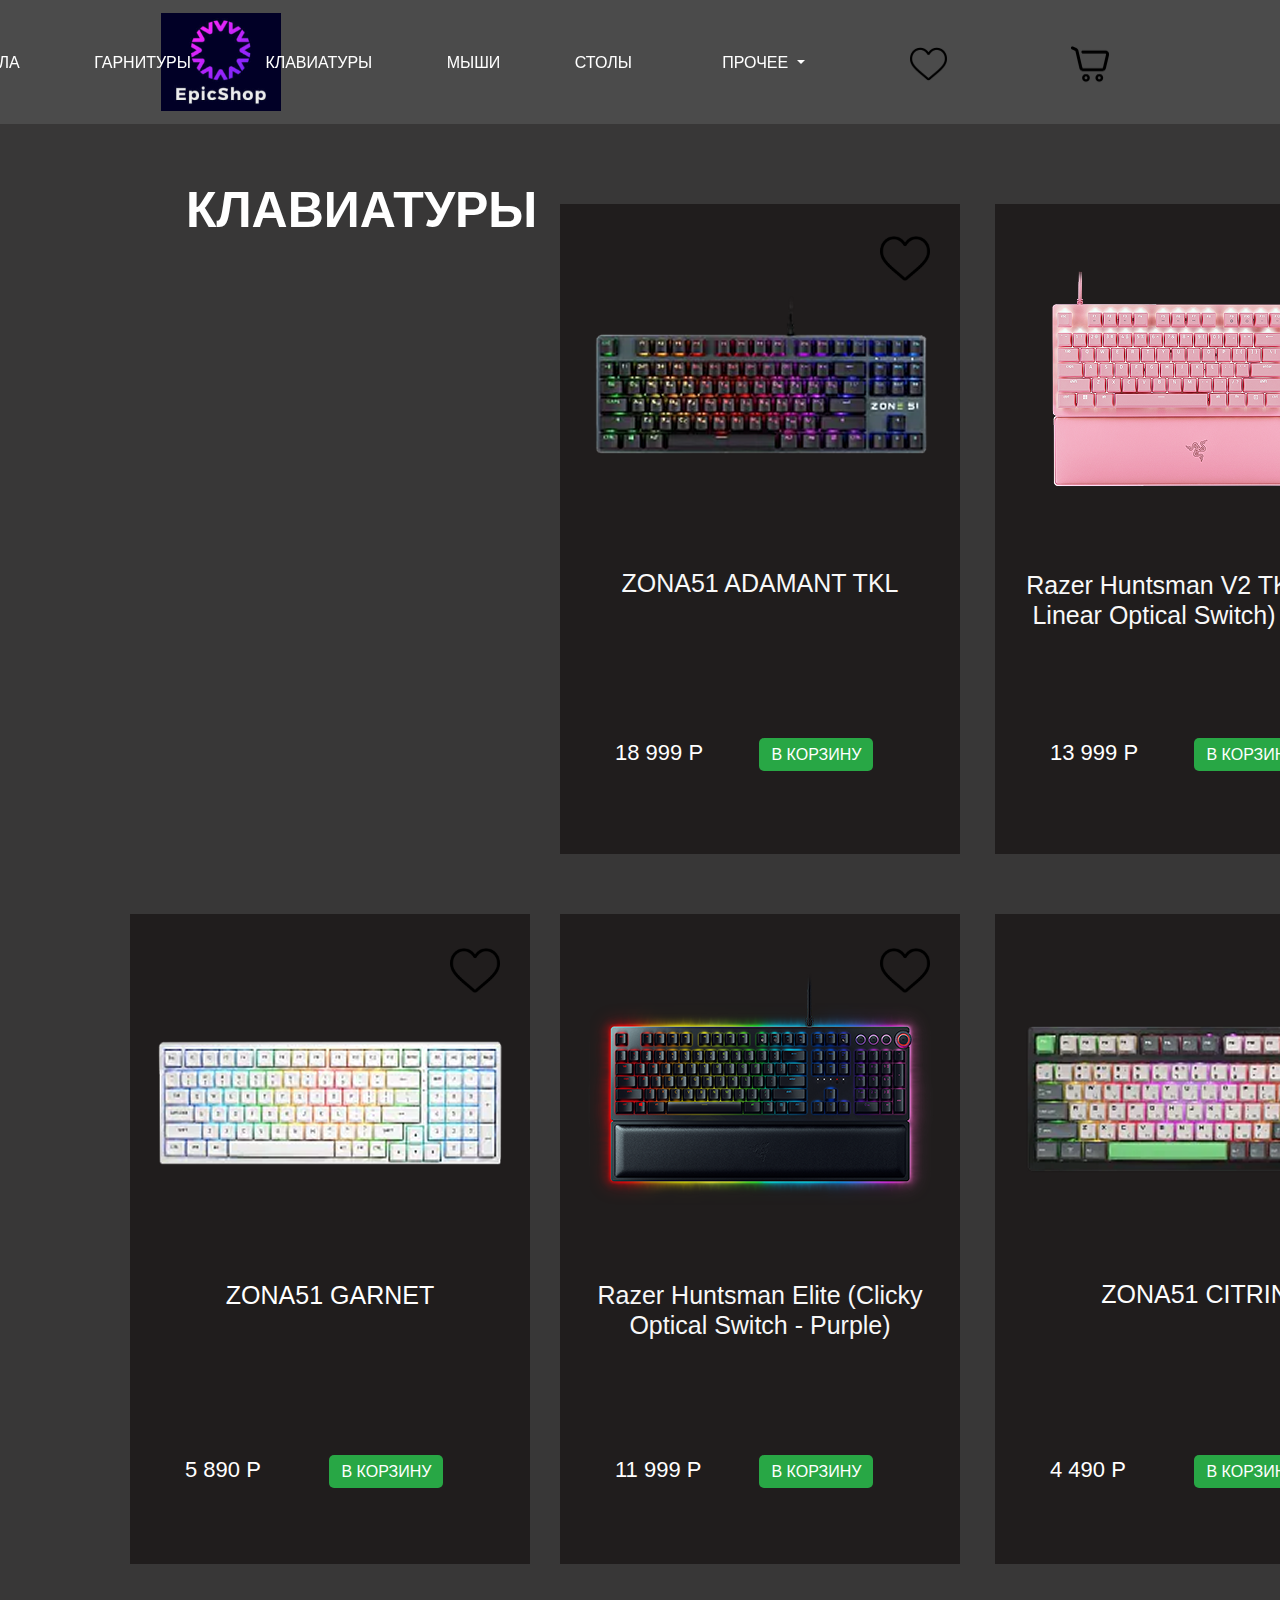
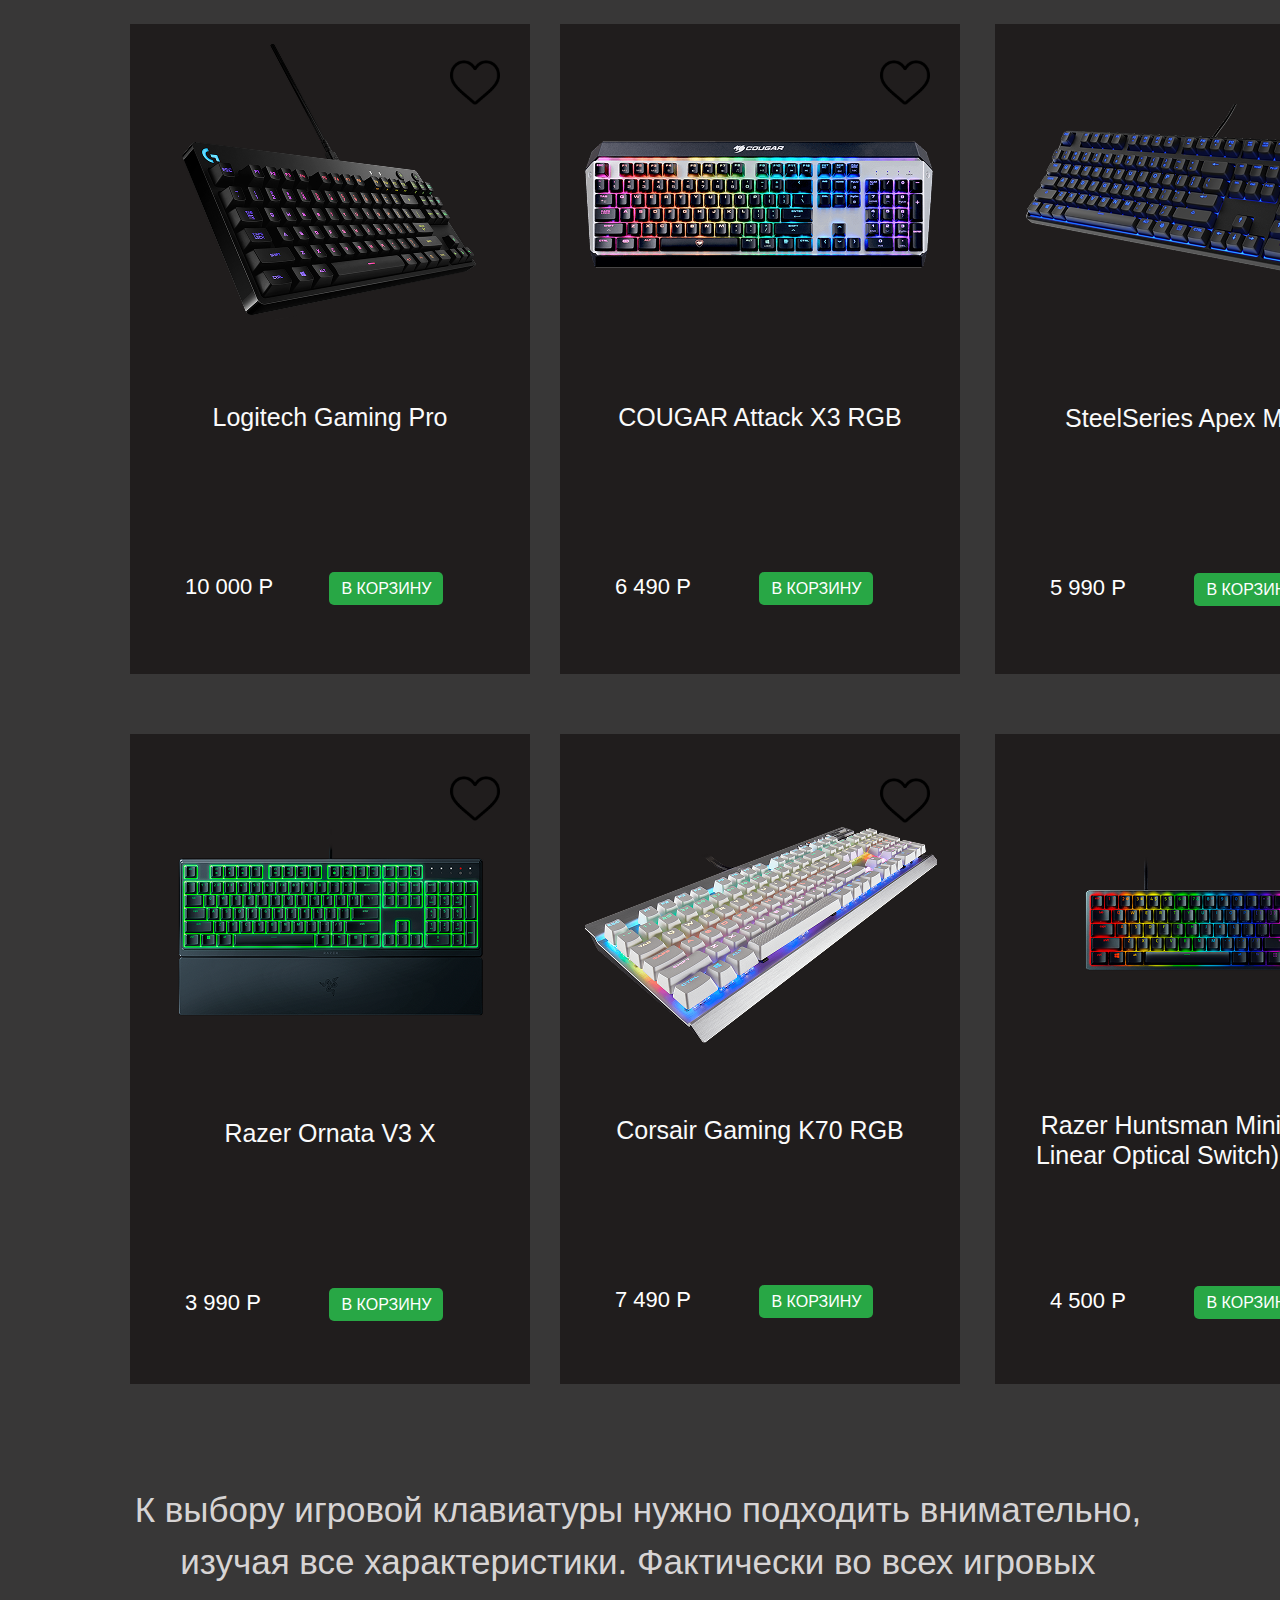
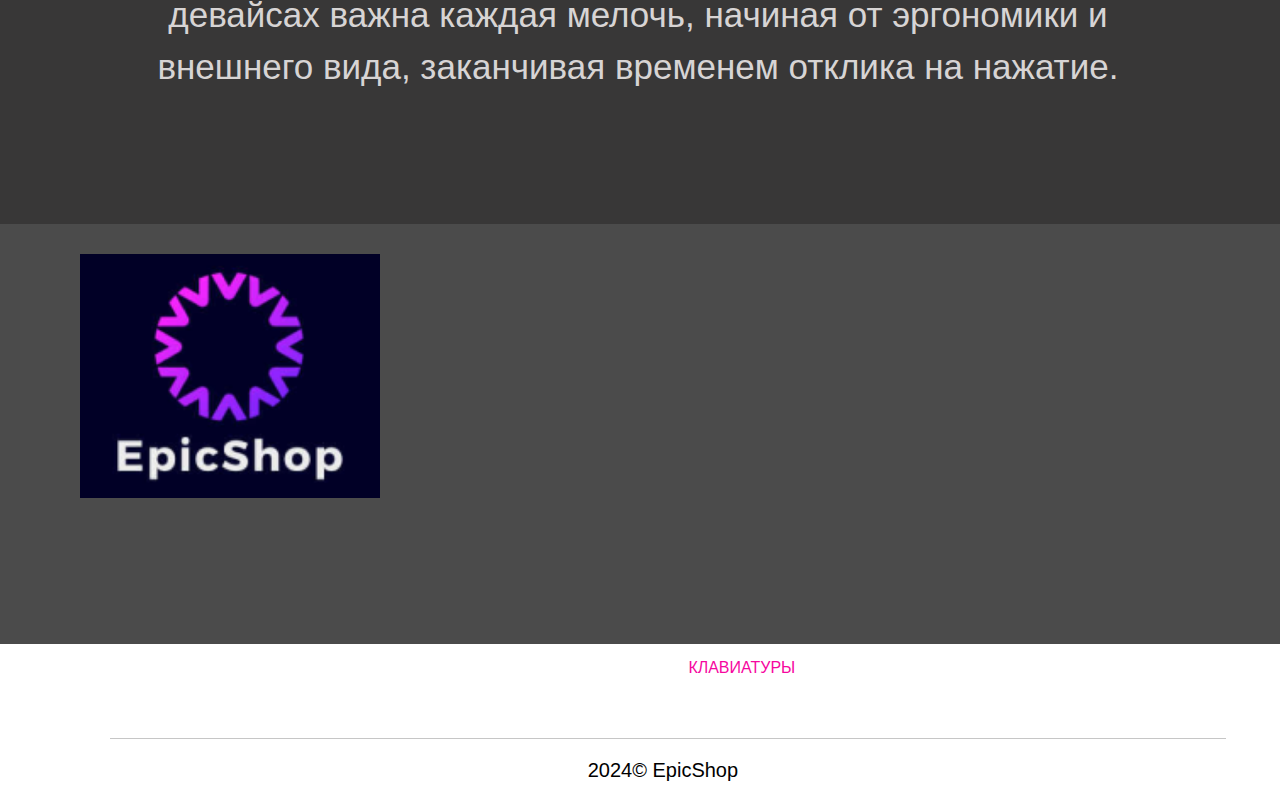
<file: клавиатуры.html>
<!DOCTYPE html>
<html lang="en">
<head>
    <meta charset="UTF-8">
    <meta name="viewport" content="width=device-width, initial-scale=1.0">
    <title>EpicShop</title>
    <link rel="stylesheet" href="https://cdn.jsdelivr.net/npm/bootstrap@4.0.0/dist/css/bootstrap.min.css" integrity="sha384-Gn5384xqQ1aoWXA+058RXPxPg6fy4IWvTNh0E263XmFcJlSAwiGgFAW/dAiS6JXm" crossorigin="anonymous">
    <link rel="stylesheet" href="style.css">
</head>
<body>
   <nav class="navbar navbar-expend-md sticky-top">
      <div class="container-fluid">
        <img class="navbar-brand" src="img\ЛОГО.png" alt="">
        <div class="navbar-menu">
          <ul class="menu">
           <li><a href="/">ГЛАВНАЯ</a></li>
           <li><a href="кресла.html">КРЕСЛА</a></li>
           <li><a href="гарнитуры.html">ГАРНИТУРЫ</a></li>
           <li><a href="клавиатуры.html">КЛАВИАТУРЫ</a></li>
           <li><a href="мыши.html">МЫШИ</a></li>
           <li><a href="столы.html">СТОЛЫ</a></li>
           <li class="nav-item dropdown">
             <a class="nav-link dropdown-toggle" href="#" id="navbarDropdown" role="button" data-toggle="dropdown" aria-haspopup="true" aria-expanded="false">
               ПРОЧЕЕ
             </a>
             <div class="dropdown-menu" aria-labelledby="navbarDropdown">
               <a class="dropdown-item" href="прочее(помощь).html">ПОМОЩЬ</a>
               <a class="dropdown-item" href="об оплате и доставке.html">ОБ ОПЛАТЕ И ДОСТАВКЕ</a>
             </div>
             <a href="избранное.html" class="nav-link"><img class="i1" src="img\image 2.png" ></a>
             <a href="корзина.html" class="nav-link"><img class="i1" src="img\image 1.png" ></a>
           </li>
          </ul>
       </div>
      </div>
  </nav>

    <main class="container-fluid contant3">
        <div class="col-xs-12 col-sm-12 col-md-3 col-lg-3 col-xl-11 ">
          <h1 class="igs">КЛАВИАТУРЫ</h1>
  
          <div class="kl1"> 
             <div class="klv1"><img src="img\клава 1.png" alt=""></div>
             <a href="#" class="serdce2-1" data-id="product-39"><img src="img\image 2.png" alt="" class="serdce2-1"></a>
             <a class="nak1"><h3 class="nak1">ZONA51 ADAMANT TKL</h3></a>
             <p class="cena2-1">18 999 Р</p>
             <a href="#" class="kn1 buy-button"  onclick="addToCart('product-39')">В КОРЗИНУ</a>
          </div>

          <div class="kl2"> 
            <div class="klv2"><img src="img\клава 2.png" alt=""></div>
            <a href="#" class="serdce2-2" data-id="product-40"><img src="img\image 2.png" alt="" class="serdce2-2"></a>
            <a class="nak2"><h3 class="nak2">Razer Huntsman V2 TKL (Red Linear Optical Switch) Quartz</h3></a>
            <p class="cena2-2">13 999 Р</p>
            <a href="#" class="kn1 buy-button"  onclick="addToCart('product-40')">В КОРЗИНУ</a>
         </div>

         <div class="kl3"> 
            <div class="klv3"><img src="img\клава 3.png" alt=""></div>
            <a href="#" class="serdce2-3" data-id="product-41"><img src="img\image 2.png" alt="" class="serdce2-3"></a>
            <a class="nak3"><h3 class="nak3">Razer BlackWidow V4 X (Green Switch) Black</h3></a>
            <p class="cena2-3">11 999 Р</p>
            <a href="#" class="kn1 buy-button"  onclick="addToCart('product-41')">В КОРЗИНУ</a>
         </div>

         <div class="kl4"> 
            <div class="klv4"><img src="img\клава 4.png" alt=""></div>
            <a href="#" class="serdce2-4" data-id="product-42"><img src="img\image 2.png" alt="" class="serdce2-4"></a>
            <a class="nak4"><h3 class="nak3">ZONA51 GARNET</h3></a>
            <p class="cena2-4">5 890 Р</p>
            <a href="#" class="kn1 buy-button"  onclick="addToCart('product-42')">В КОРЗИНУ</a>
         </div>

         <div class="kl5"> 
            <div class="klv5"><img src="img\клава 5.png" alt=""></div>
            <a href="#" class="serdce2-5" data-id="product-43"><img src="img\image 2.png" alt="" class="serdce2-5"></a>
            <a class="nak5"><h3 class="nak5">Razer Huntsman Elite (Clicky Optical Switch - Purple)</h3></a>
            <p class="cena2-5">11 999 Р</p>
            <a href="#" class="kn1 buy-button"  onclick="addToCart('product-43')">В КОРЗИНУ</a>
         </div>

         <div class="kl6"> 
            <div class="klv6"><img src="img\клава 6.png" alt=""></div>
            <a href="#" class="serdce2-6" data-id="product-44"><img src="img\image 2.png" alt="" class="serdce2-6"></a>
            <a class="nak6"><h3 class="nak6">ZONA51 CITRIN</h3></a>
            <p class="cena2-6">4 490 Р</p>
            <a href="#" class="kn1 buy-button"  onclick="addToCart('product-44')">В КОРЗИНУ</a>
         </div>

         <div class="kl7"> 
            <div class="klv7"><img src="img\клава 7.png" alt=""></div>
            <a href="#" class="serdce2-7" data-id="product-45"><img src="img\image 2.png" alt="" class="serdce2-7"></a>
            <a class="nak7"><h3 class="nak7">HyperX Alloy Elite</h3></a>
            <p class="cena2-7">9 499 Р</p>
            <a href="#" class="kn1 buy-button"  onclick="addToCart('product-45')">В КОРЗИНУ</a>
         </div>

         <div class="kl8"> 
            <div class="klv8"><img src="img\клава 8.png" alt=""></div>
            <a href="#" class="serdce2-8" data-id="product-46"><img src="img\image 2.png" alt="" class="serdce2-8"></a>
            <a class="nak8"><h3 class="nak8">Logitech Gaming Pro</h3></a>
            <p class="cena2-8">10 000 Р</p>
            <a href="#" class="kn1 buy-button"  onclick="addToCart('product-46')">В КОРЗИНУ</a>
         </div>

         <div class="kl9"> 
            <div class="klv9"><img src="img\клава 9.png" alt=""></div>
            <a href="#" class="serdce2-9" data-id="product-47"><img src="img\image 2.png" alt="" class="serdce2-9"></a>
            <a class="nak9"><h3 class="nak9">COUGAR Attack X3 RGB</h3></a>
            <p class="cena2-9">6 490 Р</p>
            <a href="#" class="kn1 buy-button"  onclick="addToCart('product-47')">В КОРЗИНУ</a>
         </div>

         <div class="kl10"> 
            <div class="klv10"><img src="img\клава 10.png" alt=""></div>
            <a href="#" class="serdce2-10" data-id="product-48"><img src="img\image 2.png" alt="" class="serdce2-10"></a>
            <a class="nak10"><h3 class="nak10">SteelSeries Apex M500</h3></a>
            <p class="cena2-10">5 990 Р</p>
            <a href="#" class="kn1 buy-button"  onclick="addToCart('product-48')">В КОРЗИНУ</a>
         </div>

         <div class="kl11"> 
            <div class="klv11"><img src="img\клава 11.png" alt=""></div>
            <a href="#" class="serdce2-11" data-id="product-49"><img src="img\image 2.png" alt="" class="serdce2-11"></a>
            <a class="nak11"><h3 class="nak11">Zalman ZM-K900M</h3></a>
            <p class="cena2-11">3 000 Р</p>
            <a href="#" class="kn1 buy-button"  onclick="addToCart('product-49')">В КОРЗИНУ</a>
         </div>

         <div class="kl12"> 
            <div class="klv12"><img src="img\клава 12.png" alt=""></div>
            <a href="#" class="serdce2-12" data-id="product-50"><img src="img\image 2.png" alt="" class="serdce2-12"></a>
            <a class="nak12"><h3 class="nak12">Razer Ornata V3 X</h3></a>
            <p class="cena2-12">3 990 Р</p>
            <a href="#" class="kn1 buy-button"  onclick="addToCart('product-50')">В КОРЗИНУ</a>
         </div>

         <div class="kl13"> 
            <div class="klv13"><img src="img\клава 13.png" alt=""></div>
            <a href="#" class="serdce2-13" data-id="product-51"><img src="img\image 2.png" alt="" class="serdce2-13"></a>
            <a class="nak13"><h3 class="nak13">Corsair Gaming K70 RGB</h3></a>
            <p class="cena2-13">7 490 Р</p>
            <a href="#" class="kn1 buy-button"  onclick="addToCart('product-51')">В КОРЗИНУ</a>
         </div>

         <div class="kl14"> 
            <div class="klv14"><img src="img\клава 14.png" alt=""></div>
            <a href="#" class="serdce2-14" data-id="product-52"><img src="img\image 2.png" alt="" class="serdce2-14"></a>
            <a class="nak14"><h3 class="nak14">Razer Huntsman Mini 
               (Red, Linear Optical 
               Switch), Black</h3></a>
            <p class="cena2-14">4 500 Р</p>
            <a href="#" class="kn1 buy-button"  onclick="addToCart('product-52')">В КОРЗИНУ</a>
         </div>

         <div class="kl15"> 
            <div class="klv15"><img src="img\клава 15.png" alt=""></div>
            <a href="#" class="serdce2-15" data-id="product-53"><img src="img\image 2.png" alt="" class="serdce2-15"></a>
            <a class="nak15"><h3 class="nak15">Razer Ornata V3</h3></a>
            <p class="cena2-15">4 500 Р</p>
            <a href="#" class="kn1 buy-button"  onclick="addToCart('product-53')">В КОРЗИНУ</a>
         </div>

         <p class="tkr">К выбору игровой клавиатуры нужно подходить внимательно, изучая все 
            характеристики. Фактически во всех игровых девайсах важна каждая мелочь, 
            начиная от эргономики и внешнего вида, заканчивая временем отклика на нажатие.</p>
      </main>

      <div class="container-fluid footer">
         <div class="col-xs-12 col-sm-12 col-md-3 col-lg-3 col-xl-11 ">
           <img class="brand" src="img\ЛОГО.png" alt="">
             <div class="footer-menu">
                <a href="/" class="nav-link">ГЛАВНАЯ</a>
                 <a href="кресла.html" class="nav-link">КРЕСЛА</a>
                 <a href="гарнитуры.html" class="nav-link">ГАРНИТУРЫ</a>
                 <a href="клавиатуры.html" class="nav-link active">КЛАВИАТУРЫ</a>
                 <a href="мыши.html" class="nav-link">МЫШИ</a>
                 <a href="столы.html" class="nav-link">СТОЛЫ</a>
             </div>
             <hr width="100%;" color="#DDDDDD" size="5" class="lin1">
             <p class="kp">2024© EpicShop</p>
           </div>
         </div>





    <script src="js.js"></script>
    <script src="https://code.jquery.com/jquery-3.2.1.slim.min.js" integrity="sha384-KJ3o2DKtIkvYIK3UENzmM7KCkRr/rE9/Qpg6aAZGJwFDMVNA/GpGFF93hXpG5KkN" crossorigin="anonymous"></script>
    <script src="https://cdn.jsdelivr.net/npm/popper.js@1.12.9/dist/umd/popper.min.js" integrity="sha384-ApNbgh9B+Y1QKtv3Rn7W3mgPxhU9K/ScQsAP7hUibX39j7fakFPskvXusvfa0b4Q" crossorigin="anonymous"></script>
    <script src="https://cdn.jsdelivr.net/npm/bootstrap@4.0.0/dist/js/bootstrap.min.js" integrity="sha384-JZR6Spejh4U02d8jOt6vLEHfe/JQGiRRSQQxSfFWpi1MquVdAyjUar5+76PVCmYl" crossorigin="anonymous"></script>
</body>
</html>
</file>
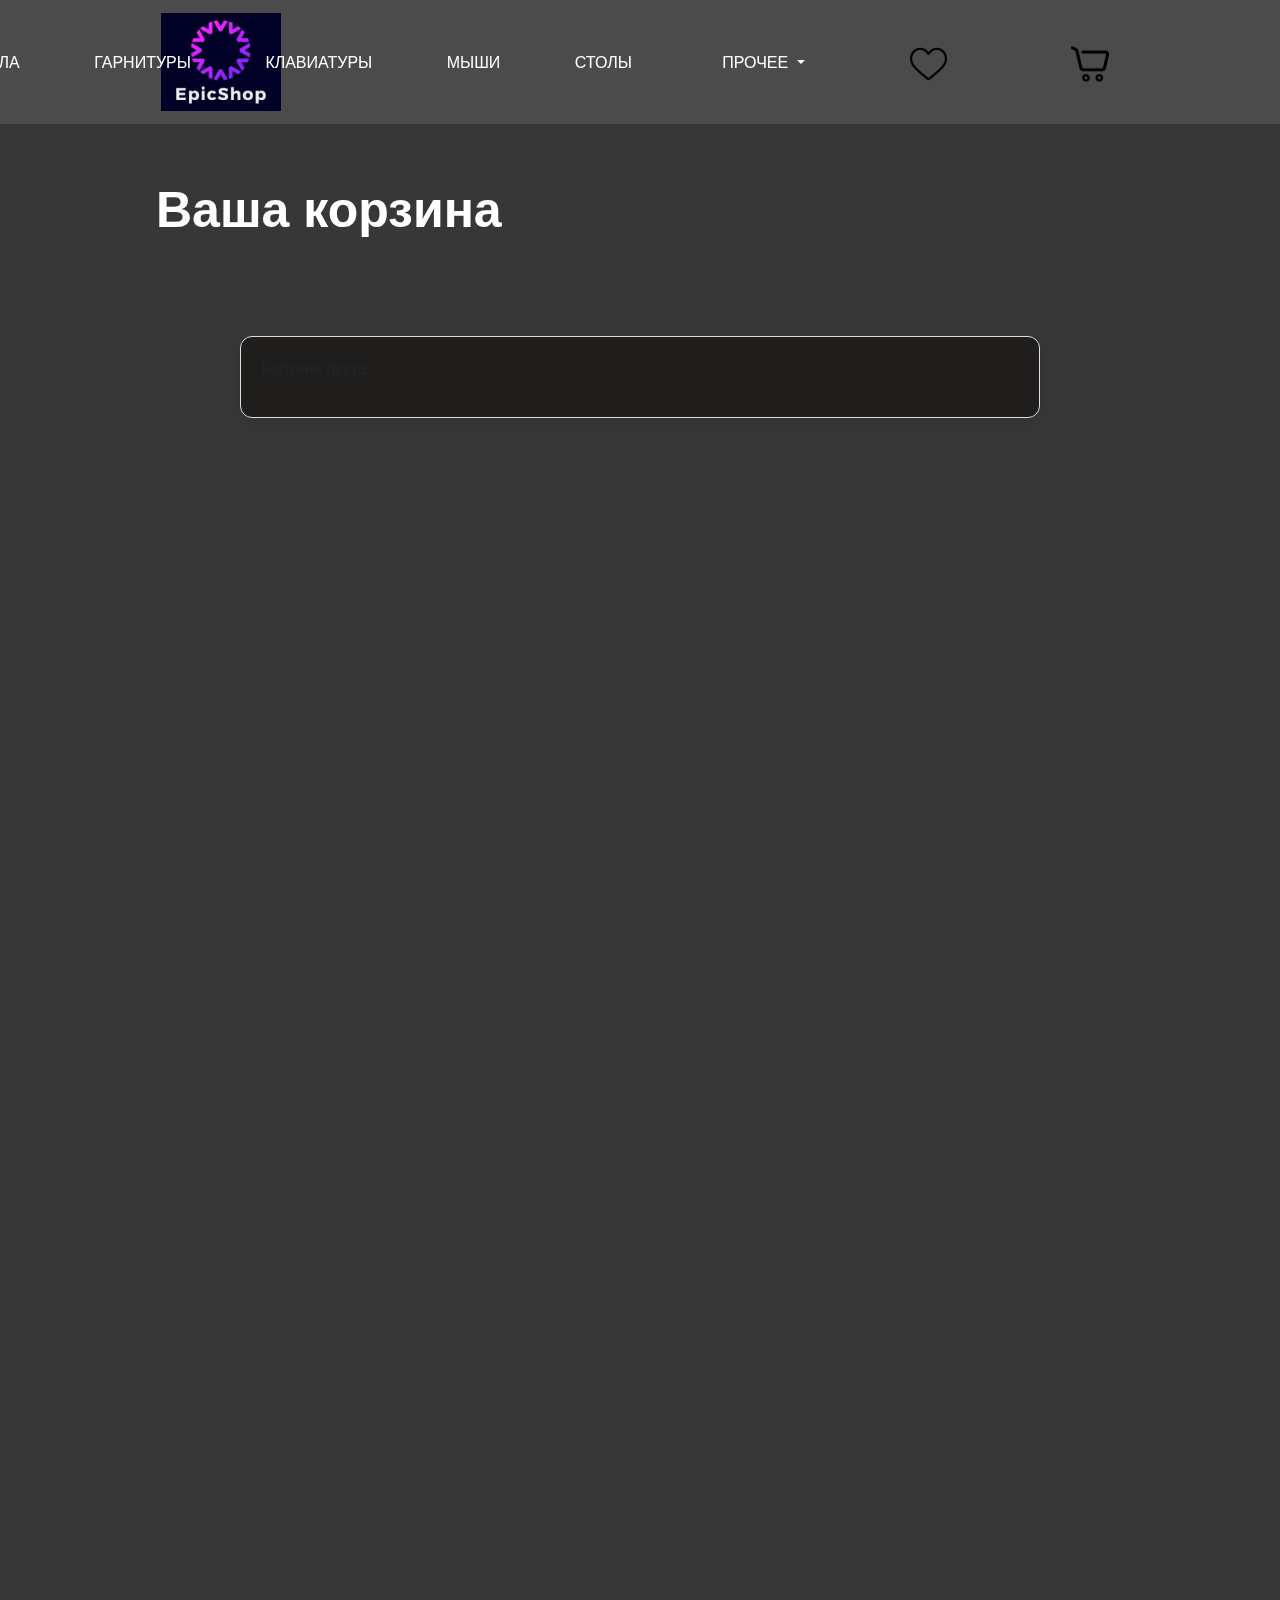
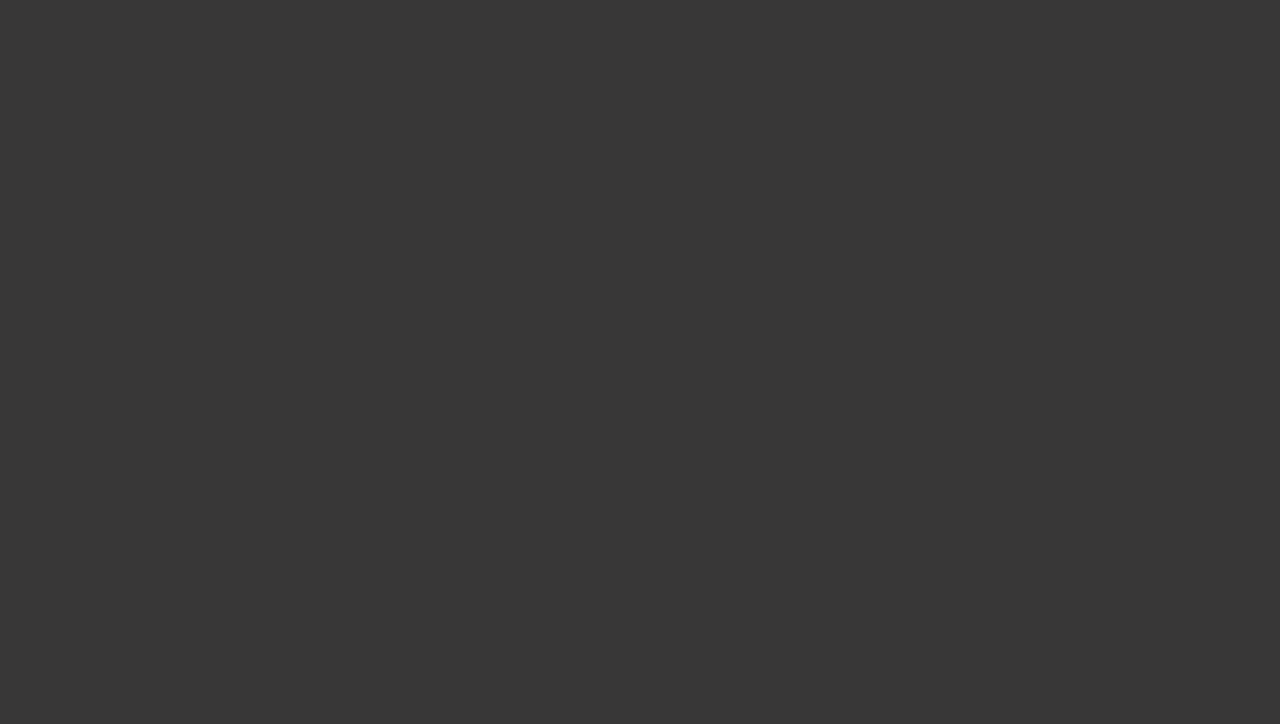
<file: корзина.html>
<!DOCTYPE html>
<html lang="en">
<head>
    <meta charset="UTF-8">
    <meta name="viewport" content="width=device-width, initial-scale=1.0">
    <title>EpicShop</title>
  <link rel="stylesheet" href="https://cdn.jsdelivr.net/npm/bootstrap@4.0.0/dist/css/bootstrap.min.css" integrity="sha384-Gn5384xqQ1aoWXA+058RXPxPg6fy4IWvTNh0E263XmFcJlSAwiGgFAW/dAiS6JXm" crossorigin="anonymous">
  <link rel="stylesheet" href="style.css">
</head>
<body>
    <nav class="navbar navbar-expend-md navbar-light sticky-top">
        <div class="container-fluid">
          <img class="navbar-brand" src="img\ЛОГО.png" alt="">
          <div class="navbar-menu">
            <ul class="menu">
             <li><a href="/">ГЛАВНАЯ</a></li>
             <li><a href="кресла.html">КРЕСЛА</a></li>
             <li><a href="гарнитуры.html">ГАРНИТУРЫ</a></li>
             <li><a href="клавиатуры.html">КЛАВИАТУРЫ</a></li>
             <li><a href="мыши.html">МЫШИ</a></li>
             <li><a href="столы.html">СТОЛЫ</a></li>
             <li class="nav-item dropdown">
               <a class="nav-link dropdown-toggle" href="#" id="navbarDropdown" role="button" data-toggle="dropdown" aria-haspopup="true" aria-expanded="false">
                 ПРОЧЕЕ
               </a>
               <div class="dropdown-menu" aria-labelledby="navbarDropdown">
                 <a class="dropdown-item" href="прочее(помощь).html">ПОМОЩЬ</a>
                 <a class="dropdown-item" href="об оплате и доставке.html">ОБ ОПЛАТЕ И ДОСТАВКЕ</a>
               </div>
               <a href="избранное.html" class="nav-link"><img class="i1" src="img\image 2.png" ></a>
               <a href="корзина.html" class="nav-link"><img class="i1" src="img\image 1.png" ></a>
             </li>
            </ul>
         </div>
        </div>
    </nav>

<div class="contant8">
    <h1 class="igs">Ваша корзина</h1>
    <div id="cart-container">
        
    </div>
</div>

<div id="checkout-modal" class="modal">
    <div class="modal-content">
      <span class="close-button" onclick="closeModal()">&times;</span>
      <h2>Оформление заказа</h2>
  
      <form id="payment-form" onsubmit="event.preventDefault(); confirmCheckout();">
        <label>Ваше имя:</label>
        <input type="text" id="customer-name" required>
  
        <label>Адрес доставки:</label>
        <input type="text" id="delivery-address" required>
  
        <p><strong>Стоимость доставки: 450 ₽</strong></p>
        <p class="note">
          В оплату заказа включается стоимость доставки.<br>
          В случае возврата товара, стоимость доставки не возвращается — возвращается только стоимость товара.
        </p>
  
        <label>Способ оплаты:</label>
        <select id="payment-method" onchange="toggleSBP()">
          <option value="card">Банковская карта</option>
          <option value="sbp">СБП (QR-код)</option>
        </select>
  
        <div id="card-fields">
          <label>Номер карты:</label>
          <input type="text" id="card-number" placeholder="1234 5678 9012 3456" pattern="\d{16}">
        </div>
  
        <div id="sbp-info" style="display: none;">
          <p>Отсканируйте QR-код для оплаты через СБП:</p>
          <img src="img\QR_CODE_2.png" alt="QR-код для СБП" width="150">
        </div>
  
        <!-- Итоговая сумма -->
        <p><strong>Итого: <span id="total-amount">0 ₽</span></strong></p>
        <button type="submit">Подтвердить заказ</button>
      </form>
    </div>
  </div>




















    <script src="js.js"></script>
    <script src="https://code.jquery.com/jquery-3.2.1.slim.min.js" integrity="sha384-KJ3o2DKtIkvYIK3UENzmM7KCkRr/rE9/Qpg6aAZGJwFDMVNA/GpGFF93hXpG5KkN" crossorigin="anonymous"></script>
    <script src="https://cdn.jsdelivr.net/npm/popper.js@1.12.9/dist/umd/popper.min.js" integrity="sha384-ApNbgh9B+Y1QKtv3Rn7W3mgPxhU9K/ScQsAP7hUibX39j7fakFPskvXusvfa0b4Q" crossorigin="anonymous"></script>
    <script src="https://cdn.jsdelivr.net/npm/bootstrap@4.0.0/dist/js/bootstrap.min.js" integrity="sha384-JZR6Spejh4U02d8jOt6vLEHfe/JQGiRRSQQxSfFWpi1MquVdAyjUar5+76PVCmYl" crossorigin="anonymous"></script>
</body>
</html>
</file>
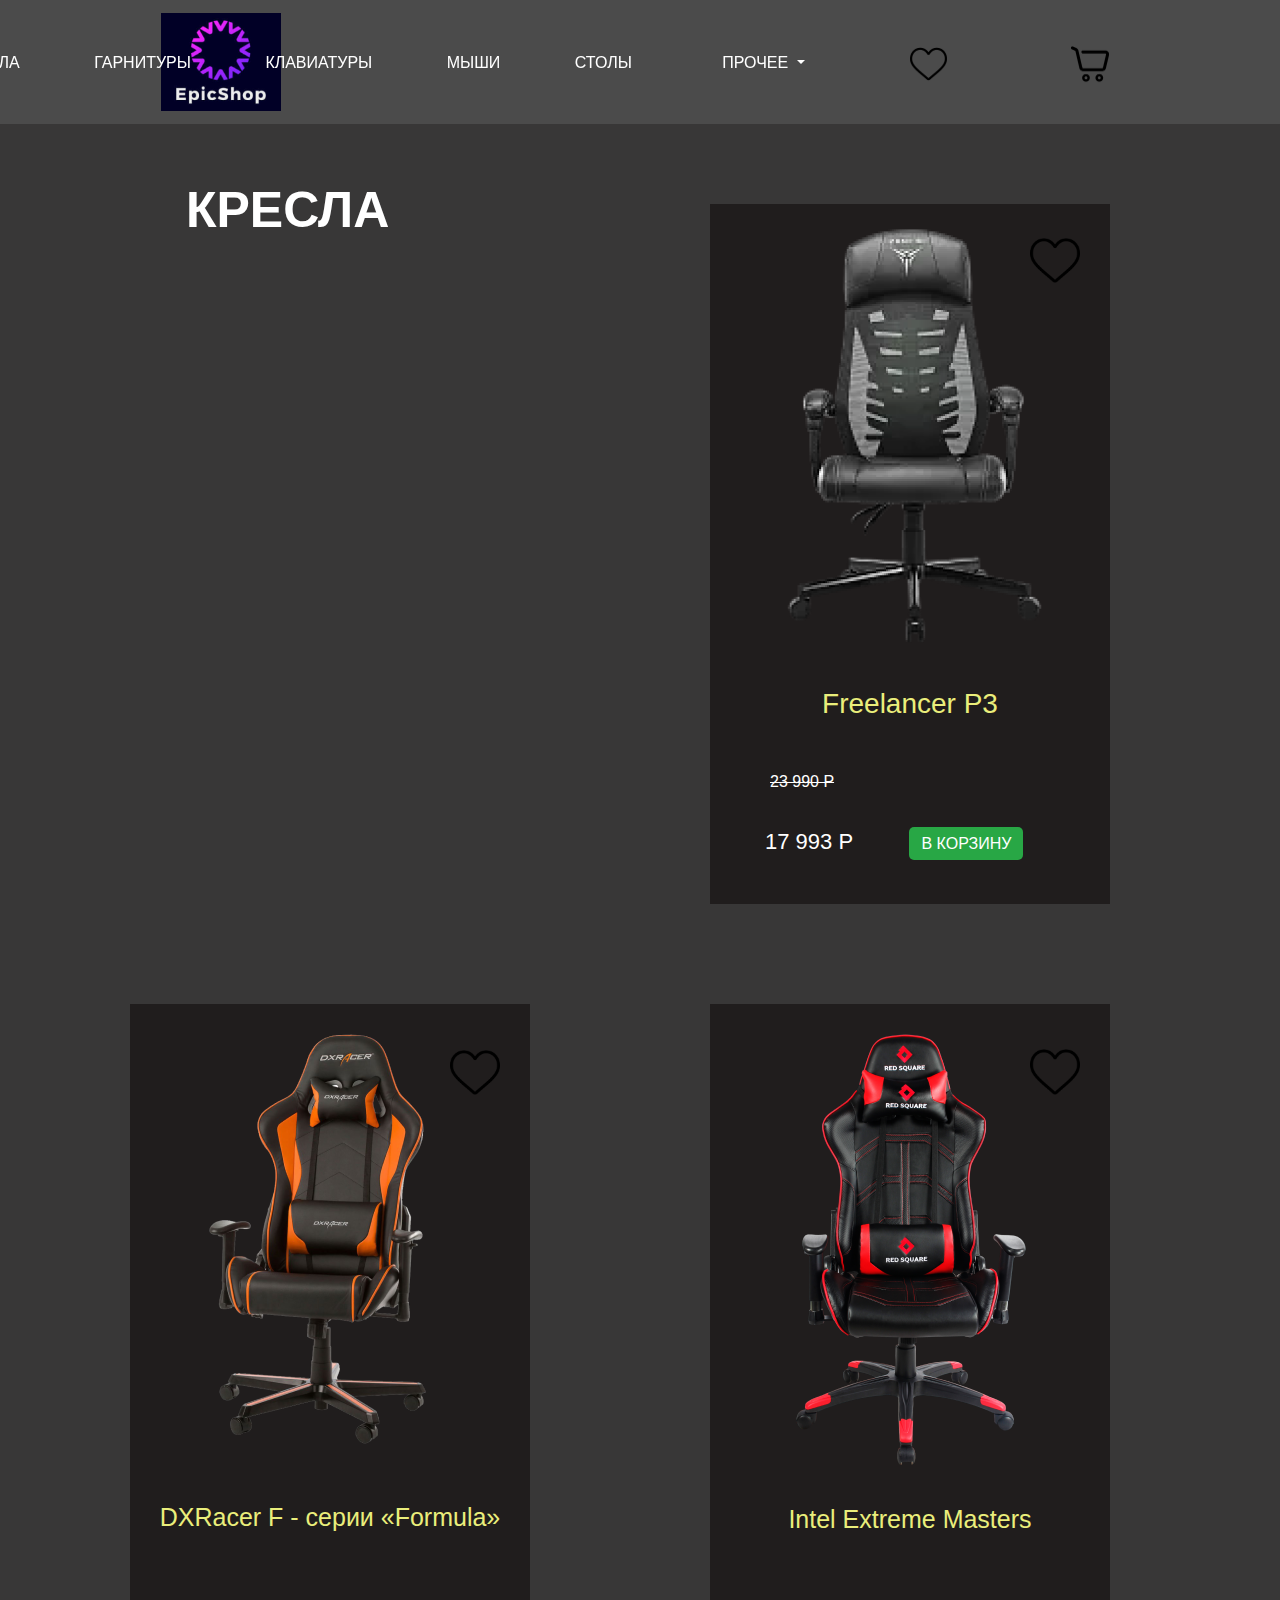
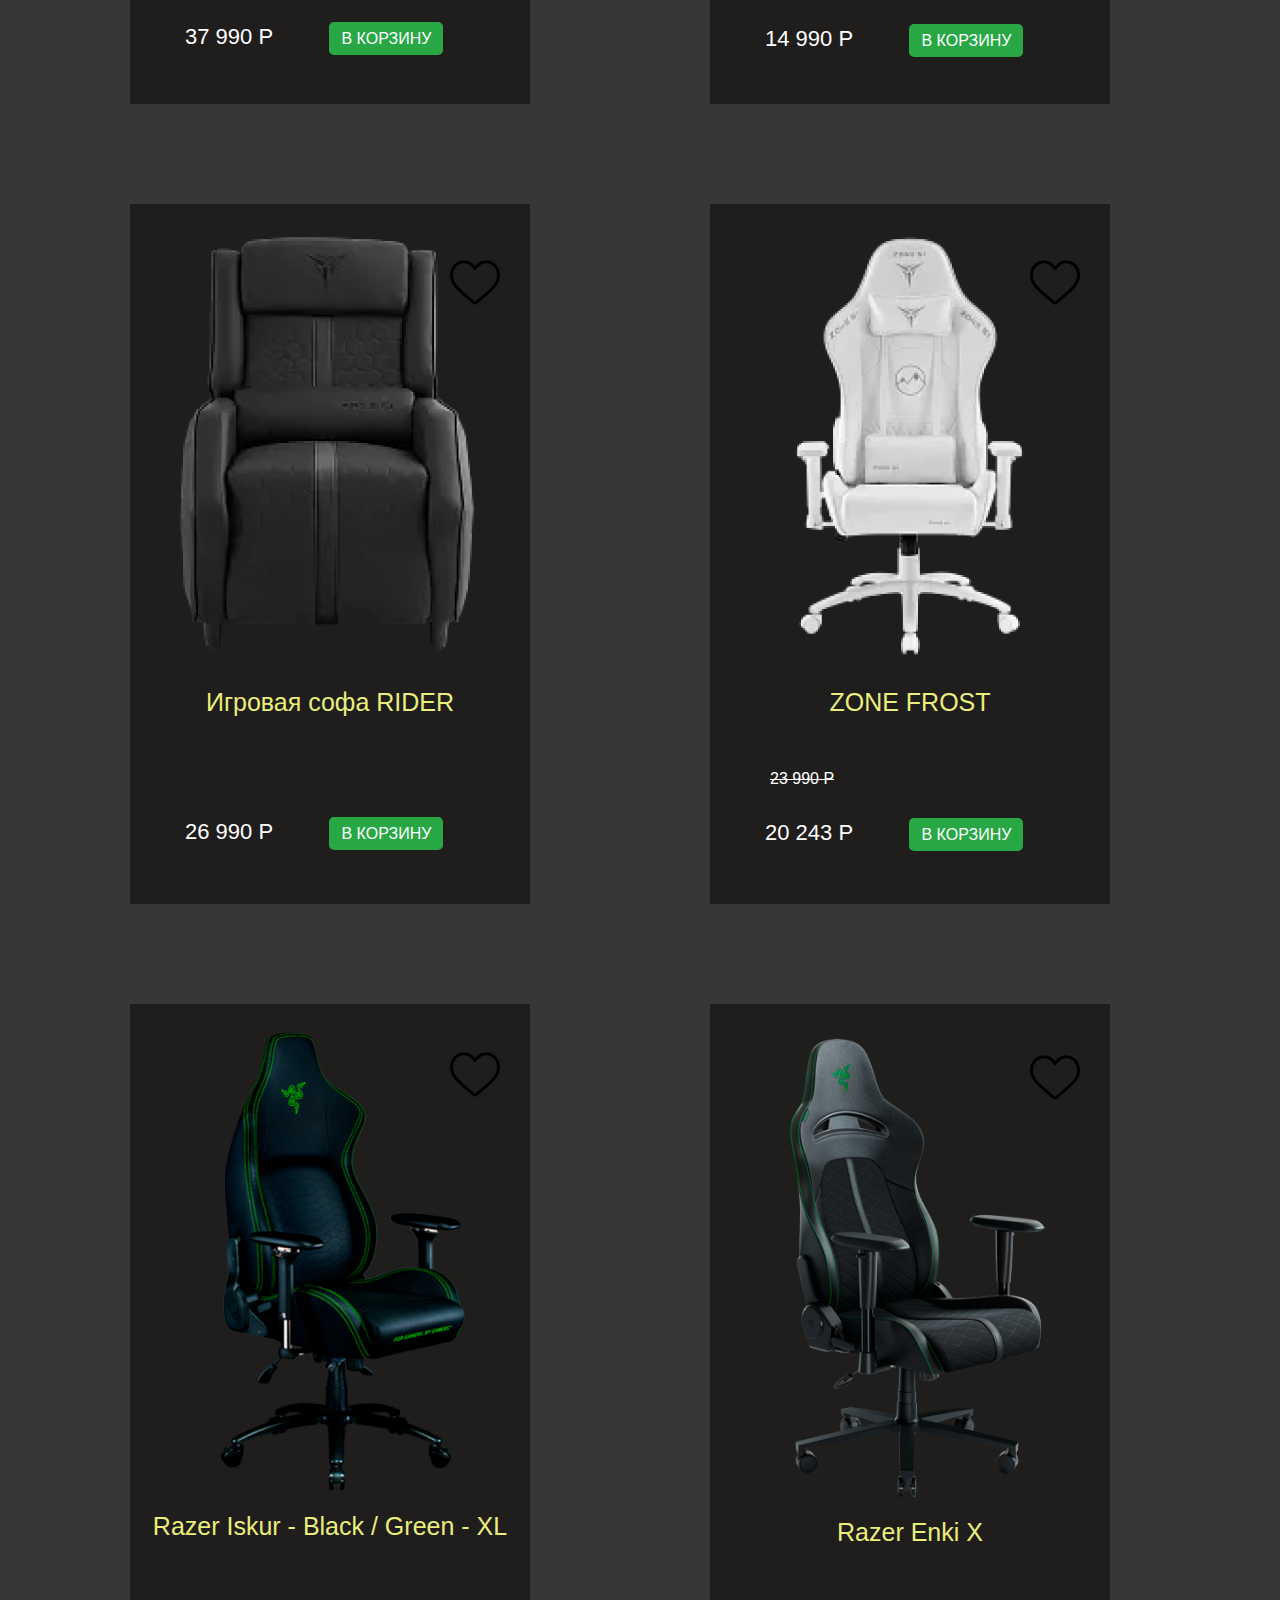
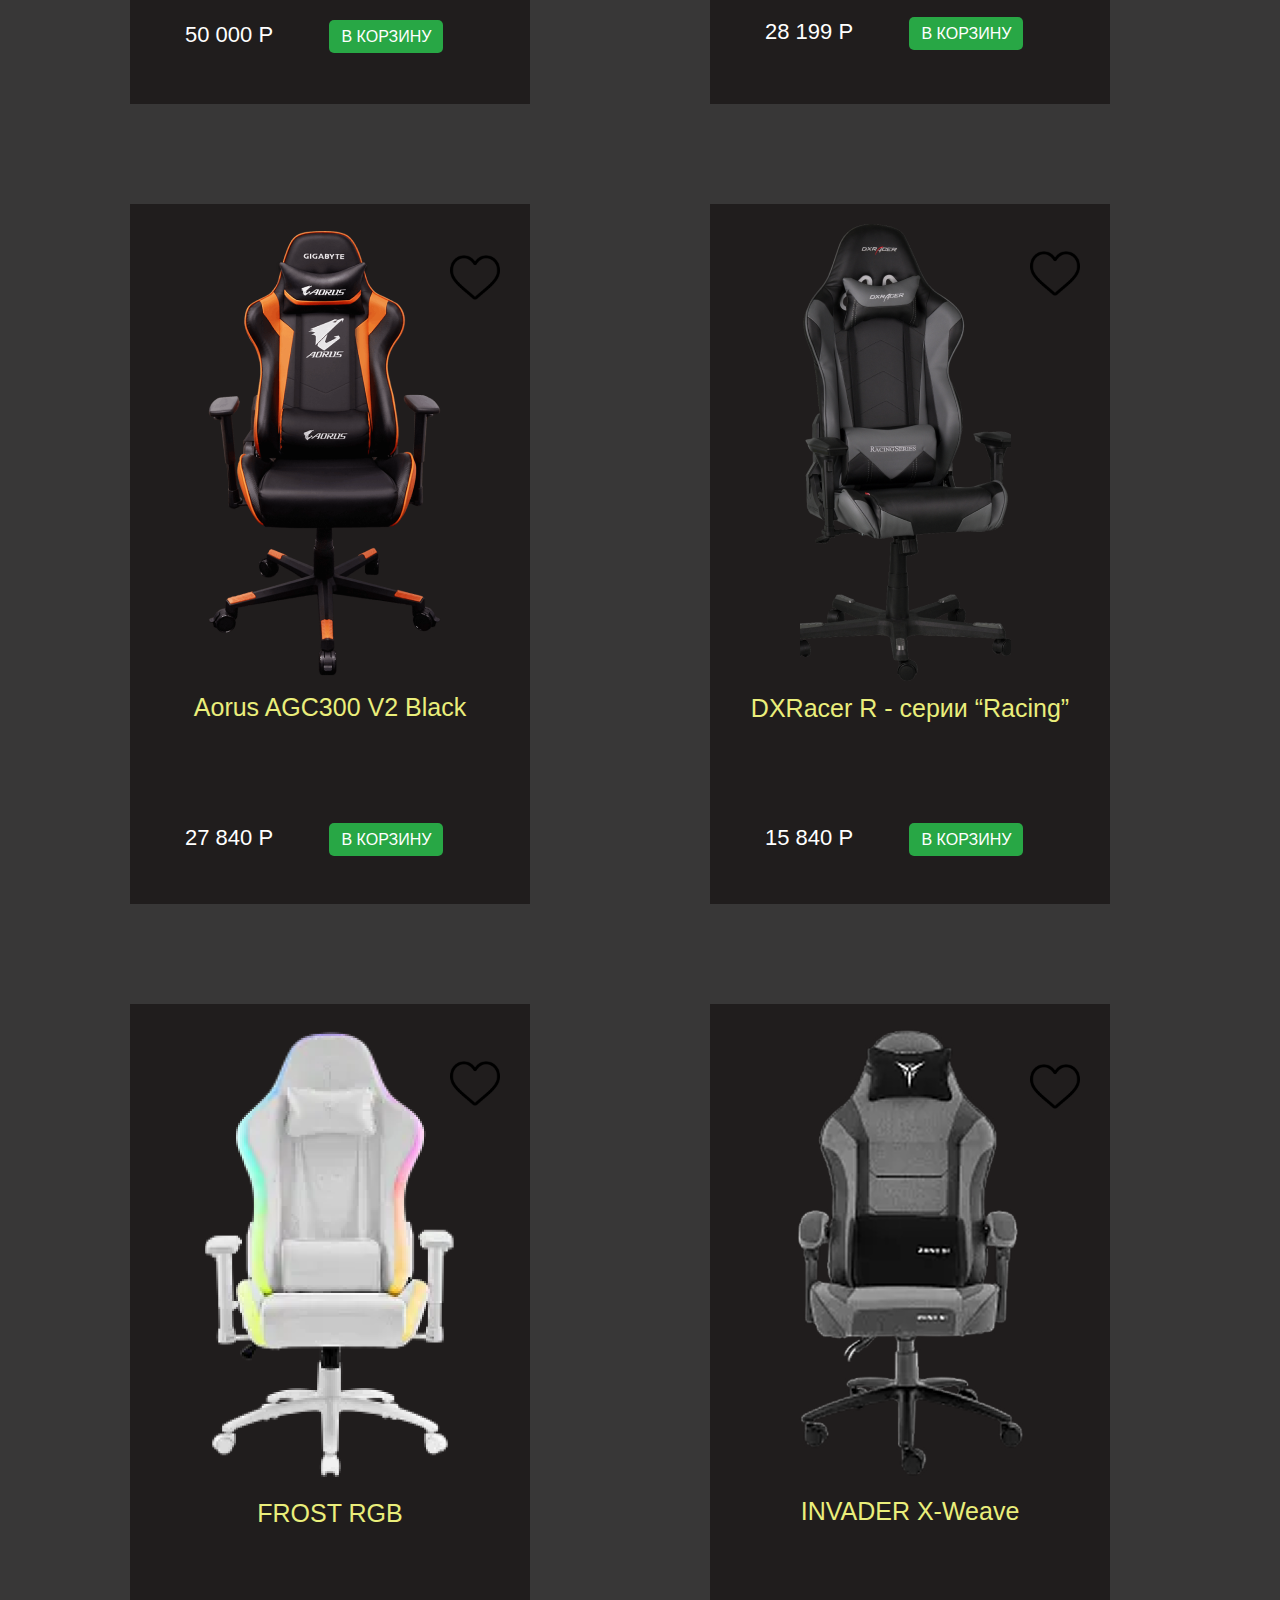
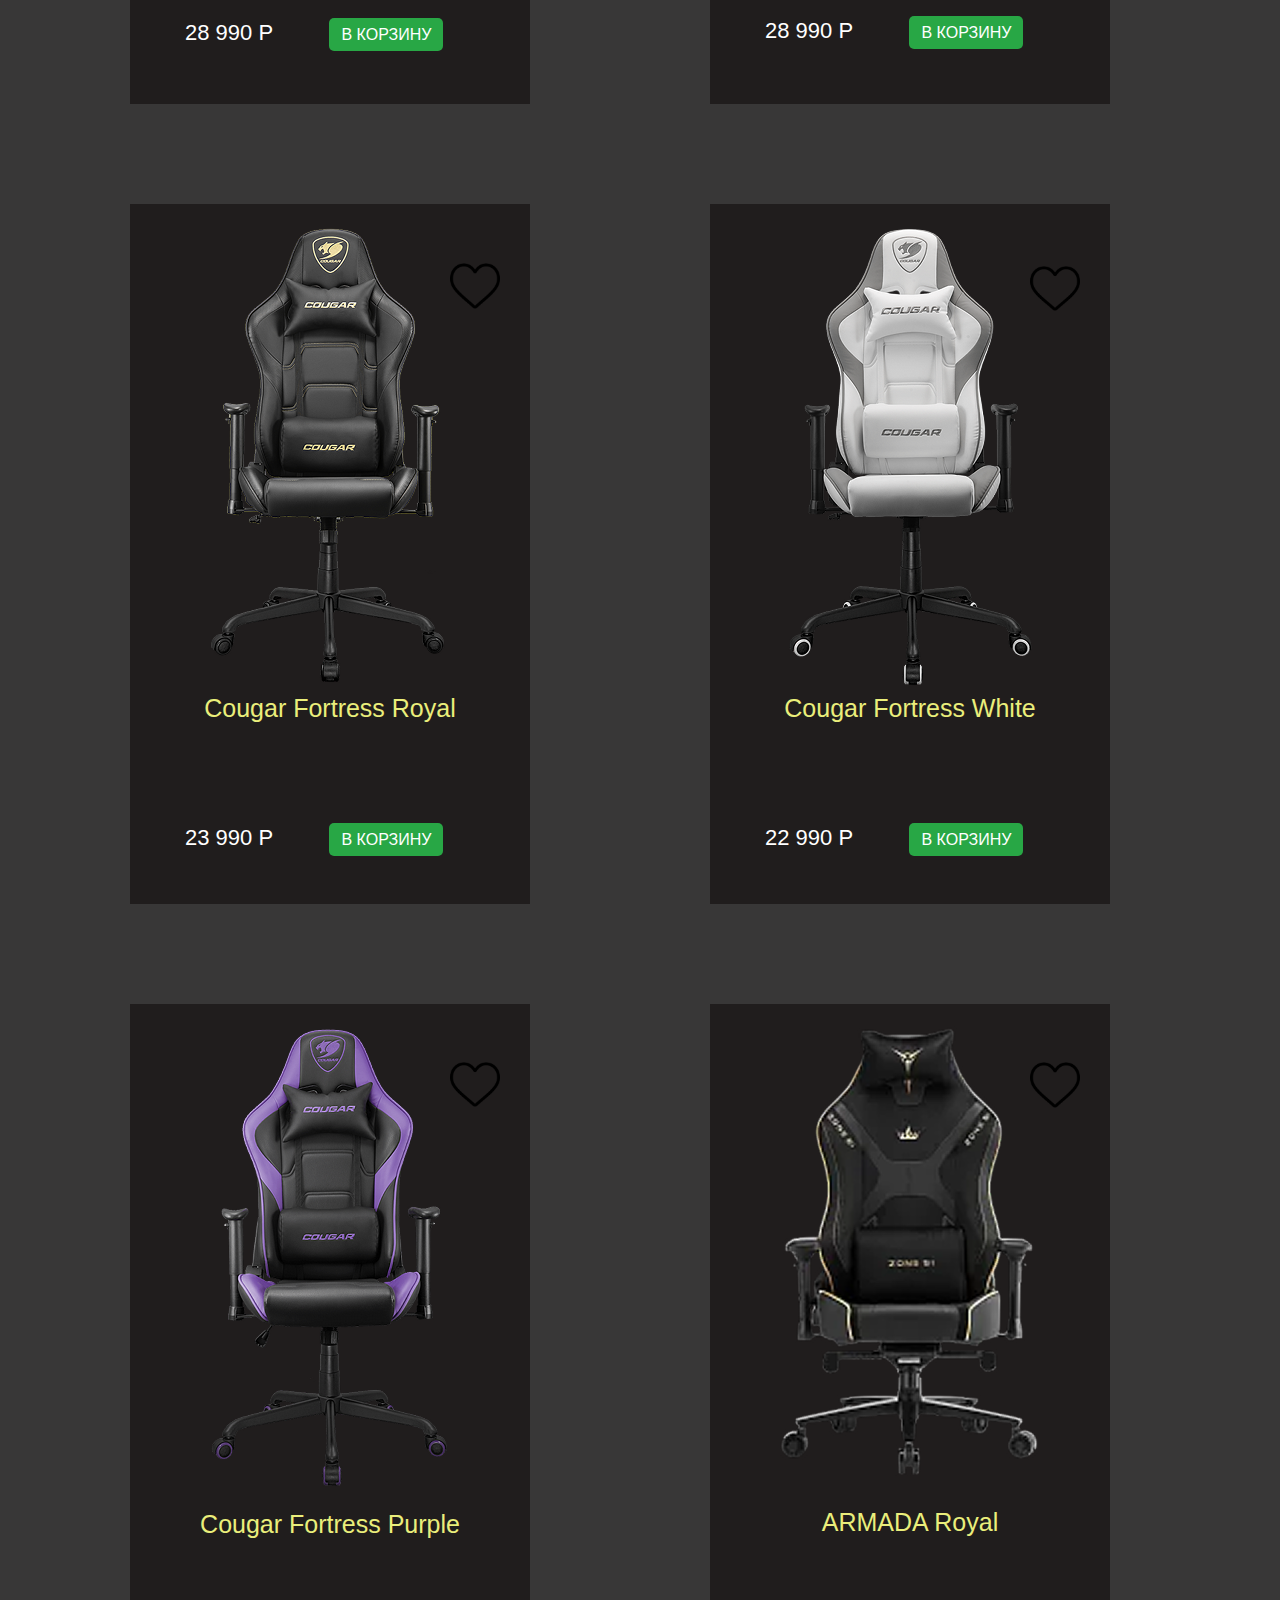
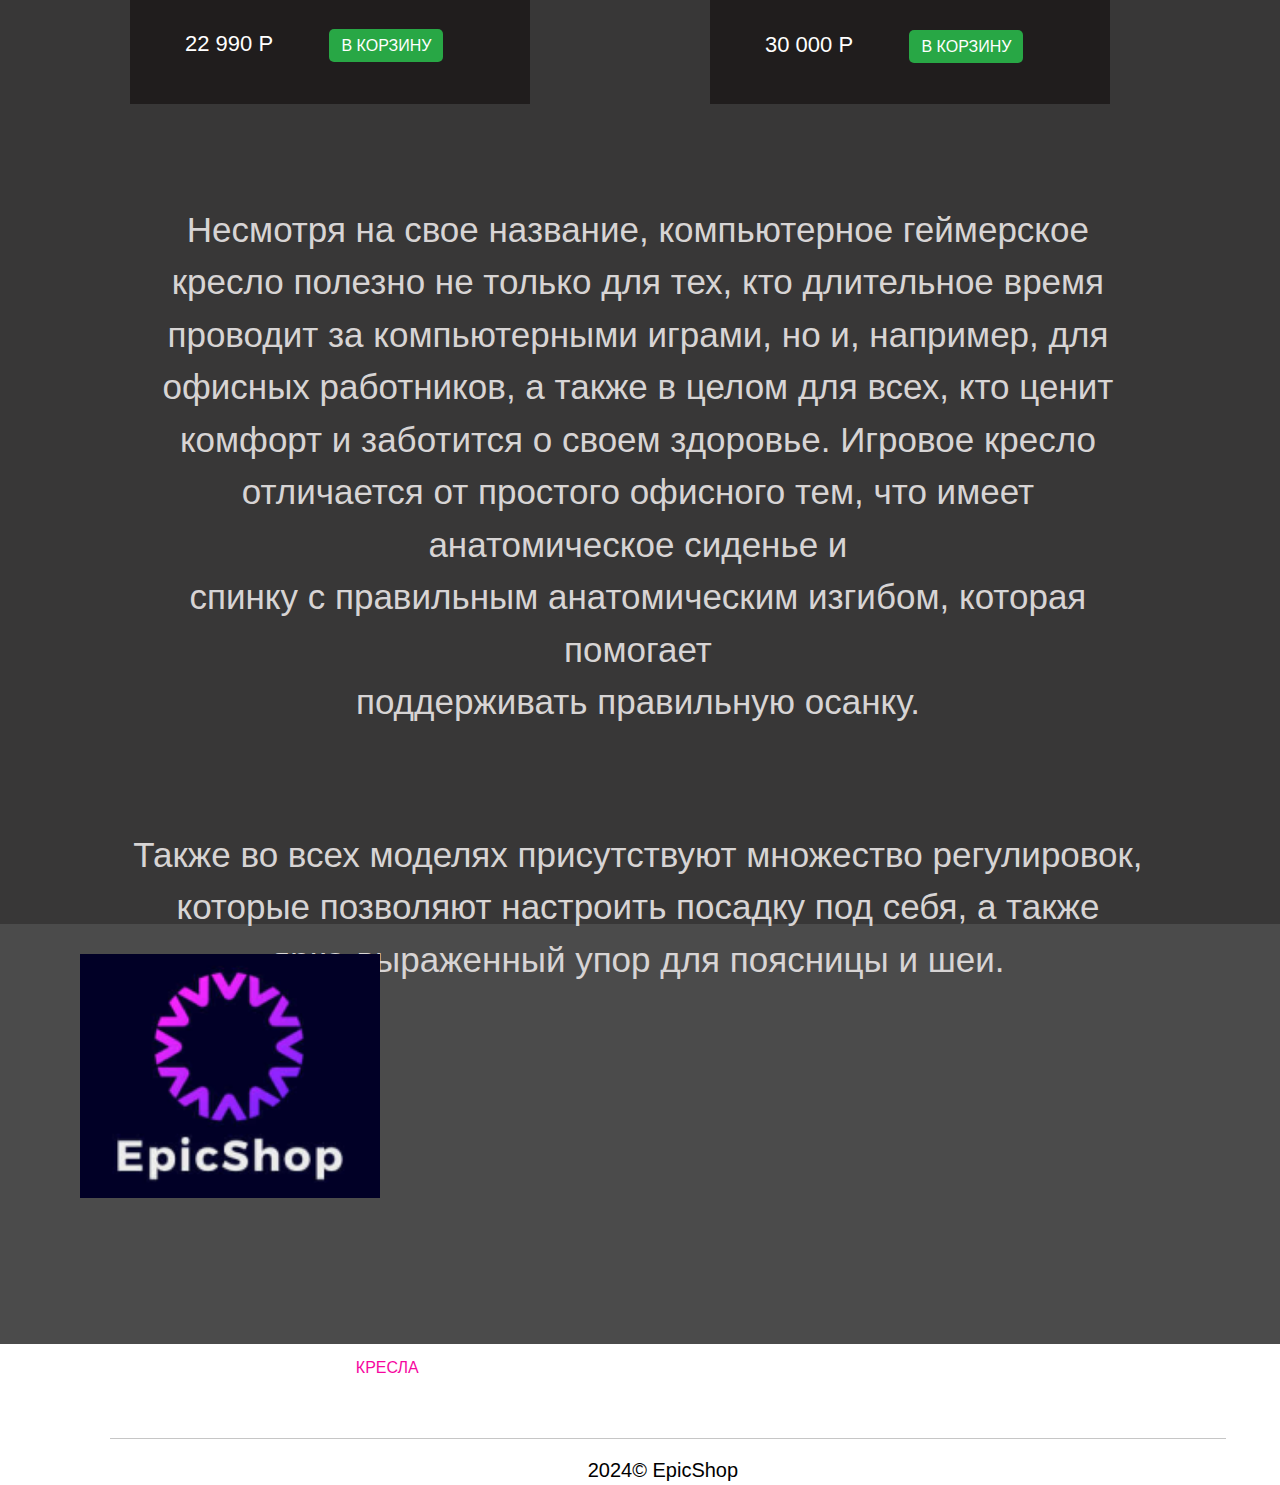
<file: кресла.html>
<!DOCTYPE html>
<html lang="en">
<head>
    <meta charset="UTF-8">
    <meta name="viewport" content="width=device-width, initial-scale=1.0">
    <title>EpicShop</title>
  <link rel="stylesheet" href="https://cdn.jsdelivr.net/npm/bootstrap@4.0.0/dist/css/bootstrap.min.css" integrity="sha384-Gn5384xqQ1aoWXA+058RXPxPg6fy4IWvTNh0E263XmFcJlSAwiGgFAW/dAiS6JXm" crossorigin="anonymous">
  <link rel="stylesheet" href="style.css">
</head>
<body>
  
  <nav class="navbar navbar-expend-md sticky-top">
    <div class="container-fluid">
      <img class="navbar-brand" src="img\ЛОГО.png" alt="">
      <div class="navbar-menu">
        <ul class="menu">
         <li><a href="index.html">ГЛАВНАЯ</a></li>
         <li><a href="кресла.html">КРЕСЛА</a></li>
         <li><a href="гарнитуры.html">ГАРНИТУРЫ</a></li>
         <li><a href="клавиатуры.html">КЛАВИАТУРЫ</a></li>
         <li><a href="мыши.html">МЫШИ</a></li>
         <li><a href="столы.html">СТОЛЫ</a></li>
         <li class="nav-item dropdown">
           <a class="nav-link dropdown-toggle" href="#" id="navbarDropdown" role="button" data-toggle="dropdown" aria-haspopup="true" aria-expanded="false">
             ПРОЧЕЕ
           </a>
           <div class="dropdown-menu" aria-labelledby="navbarDropdown">
             <a class="dropdown-item" href="прочее(помощь).html">ПОМОЩЬ</a>
             <a class="dropdown-item" href="об оплате и доставке.html">ОБ ОПЛАТЕ И ДОСТАВКЕ</a>
           </div>
           <a href="избранное.html" class="nav-link"><img class="i1" src="img\image 2.png" ></a>
           <a href="корзина.html  " class="nav-link"><img class="i1" src="img\image 1.png" ></a>
         </li>
        </ul>
     </div>
    </div>
</nav>

    <main class="container-fluid contant">
      <div class="col-sm-12 col-md-3 col-lg-3 col-xl-11 ">
        <h1 class="igs">КРЕСЛА</h1>

          <div class="kr1"> 
            <div class="st1"><img src="img\стул 3.png" alt=""></div>
              <a href="#" class="serdce" data-id="product-1"><img src="img\image 2.png" alt="" class="serdce"></a>
            <a class="stn1"><h3 class="stn1">Freelancer P3</h3></a>
            <p class="cena-minus">23 990 Р</p>
            <p class="cena">17 993 Р</p>
            <a href="#" class="kn1 buy-button"  onclick="addToCart('product-1')">В КОРЗИНУ</a>
          </div>

        <div class="kr2"> 
          <div class="st2"><img src="img\стул1-1.png" alt=""></div>
          <a href="#" class="serdce2" data-id="product-2" id="2"><img src="img\image 2.png" alt="" class="serdce2"></a>
          <a class="stn2"><h3 class="stn2">ZONE 51 PREDATOR </h3></a>
          <p class="cena2">35 990 Р</p>
          <a href="#" class="kn1 buy-button"  onclick="addToCart('product-2')">В КОРЗИНУ</a>
       </div>

       <div class="kr3"> 
        <div class="st3"><img src="img\стул2-2.png" alt=""></div>
        <a href="#" class="serdce"  data-id="product-3" id="3"><img src="img\image 2.png" alt="" class="serdce"></a>
        <a class="stn3"><h3 class="stn3">DXRacer F - серии «Formula» </h3></a>
        <p class="cena3">37 990 Р</p>
        <a href="#" class="kn1 buy-button"  onclick="addToCart('product-3')">В КОРЗИНУ</a>
     </div>

     <div class="kr4"> 
      <div class="st4"><img src="img\стул4.png" alt=""></div>
      <a href="#" class="serdce4" data-id="product-4"><img src="img\image 2.png" alt="" class="serdce4"></a>
      <a class="stn4"><h3 class="stn4">Intel Extreme Masters </h3></a>
      <p class="cena3">14 990 Р</p>
      <a href="#" class="kn1 buy-button"  onclick="addToCart('product-4')">В КОРЗИНУ</a>
   </div>

      <div class="kr5"> 
        <div class="st5"><img src="img\стул5.png" alt=""></div>
        <a href="#" class="serdce5" data-id="product-5"><img src="img\image 2.png" alt="" class="serdce5"></a>
        <a class="stn4"><h3 class="stn4">KITTY MEOW EDITION</h3></a>
        <p class="cena5">26 990 Р</p>
        <a href="#" class="kn1 buy-button"  onclick="addToCart('product-5')">В КОРЗИНУ</a>
      </div>
      
      <div class="kr6"> 
        <div class="st6"><img src="img\стул6 (2).png" alt=""></div>
        <a href="#" class="serdce6" data-id="product-6"><img src="img\image 2.png" alt="" class="serdce6"></a>
        <a class="stn4"><h3 class="stn4">Игровая софа RIDER</h3></a>
        <p class="cena6">26 990 Р</p>
        <a href="#" class="kn1 buy-button"  onclick="addToCart('product-6')">В КОРЗИНУ</a>
      </div>

      <div class="kr7"> 
        <div class="st7"><img src="img\стул7.png" alt=""></div>
        <a href="#" class="serdce7" data-id="product-7"><img src="img\image 2.png" alt="" class="serdce7"></a>
        <a class="stn4"><h3 class="stn4">ZONE FROST</h3></a>
        <p class="cena-minus2">23 990 Р</p>
        <p class="cena7">20 243 Р</p>
        <a href="#" class="kn1 buy-button"  onclick="addToCart('product-7')">В КОРЗИНУ</a>
      </div>

      <div class="kr8"> 
        <div class="st8"><img src="img\стул 8.png" alt=""></div>
        <a href="#" class="serdce8" data-id="product-8"><img src="img\image 2.png" alt="" class="serdce8"></a>
        <a class="stn1"><h3 class="stn4">Aerocool Ac120 Red</h3></a>
        <p class="cena6">16 000 Р</p>
        <a href="#" class="kn1 buy-button"  onclick="addToCart('product-8')">В КОРЗИНУ</a>
      </div>

      <div class="kr9"> 
        <div class="st9"><img src="img\стул 9.png" alt=""></div>
        <a href="#" class="serdce9" data-id="product-9"><img src="img\image 2.png" alt="" class="serdce9"></a>
        <a class="stn1"><h3 class="stn4">Razer Iskur - Black / Green - XL</h3></a>
        <p class="cena9">50 000 Р</p>
        <a href="#" class="kn1 buy-button"  onclick="addToCart('product-9')">В КОРЗИНУ</a>
      </div>

      <div class="kr10"> 
        <div class="st10"><img src="img\стул 10.png" alt=""></div>
        <a href="#" class="serdce10" data-id="product-10"><img src="img\image 2.png" alt="" class="serdce10"></a>
        <a class="stn10"><h3 class="stn10">Razer Enki X</h3></a>
        <p class="cena10">28 199 Р</p>
        <a href="#" class="kn1 buy-button"  onclick="addToCart('product-10')">В КОРЗИНУ</a>
      </div>

      <div class="kr11"> 
        <div class="st11"><img src="img\стул 11.png" alt=""></div>
        <a href="#" class="serdce11" data-id="product-11"><img src="img\image 2.png" alt="" class="serdce11"></a>
        <a class="stn11"><h3 class="stn11">Razer Iskur X - Black 
        <br> Green - XL</h3></a>
        <p class="cena11">37 299 Р</p>
        <a href="#" class="kn1 buy-button"  onclick="addToCart('product-11')">В КОРЗИНУ</a>
      </div>

      <div class="kr12"> 
        <div class="st12"><img src="img\стул 12.png" alt=""></div>
        <a href="#" class="serdce12" data-id="product-12"><img src="img\image 2.png" alt="" class="serdce12"></a>
        <a class="stn12"><h3 class="stn12">Aorus AGC300 V2 Black</h3></a>
        <p class="cena12">27 840 Р</p>
        <a href="#" class="kn1 buy-button"  onclick="addToCart('product-12')">В КОРЗИНУ</a>
      </div>

      <div class="kr13"> 
        <div class="st13"><img src="img\стул 13.png" alt=""></div>
        <a href="#" class="serdce13" data-id="product-13"><img src="img\image 2.png" alt="" class="serdce13"></a>
        <a class="stn13"><h3 class="stn13">DXRacer R - серии “Racing” </h3></a>
        <p class="cena13">15 840 Р</p>
        <a href="#" class="kn1 buy-button"  onclick="addToCart('product-13')">В КОРЗИНУ</a>
      </div>

      <div class="kr14">
        <div class="st14"><img src="img\стул 14.png" alt=""></div>
        <a href="#" class="serdce14" data-id="product-14"><img src="img\image 2.png" alt="" class="serdce14"></a>
        <a class="stn14"><h3 class="stn14">Razer Enki, Quartz </h3></a>
        <p class="cena14">33 193 Р</p>
        <a href="#" class="kn1 buy-button"  onclick="addToCart('product-14')">В КОРЗИНУ</a>
      </div>

      <div class="kr15">
        <div class="st15"><img src="img\стул 15.png" alt=""></div>
        <a href="#" class="serdce15" data-id="product-15"><img src="img\image 2.png" alt="" class="serdce15"></a>
        <a class="stn15"><h3 class="stn15">FROST RGB </h3></a>
        <p class="cena15">28 990 Р</p>
        <a href="#" class="kn1 buy-button"  onclick="addToCart('product-15')">В КОРЗИНУ</a>
      </div>

      <div class="kr16">
        <div class="st16"><img src="img\стул 16.png" alt=""></div>
        <a href="#" class="serdce16" data-id="product-16"><img src="img\image 2.png" alt="" class="serdce16"></a>
        <a class="stn16"><h3 class="stn16">INVADER X-Weave </h3></a>
        <p class="cena16">28 990 Р</p>
        <a href="#" class="kn1 buy-button"  onclick="addToCart('product-16')">В КОРЗИНУ</a>
      </div>

      <div class="kr17">
        <div class="st17"><img src="img\стул 17.png" alt=""></div>
        <a href="#" class="serdce17" data-id="product-17"><img src="img\image 2.png" alt="" class="serdce17"></a>
        <a class="stn17"><h3 class="stn17">Cougar Outrider S Royal</h3></a>
        <p class="cena17">29 840 Р</p>
        <a href="#" class="kn1 buy-button"  onclick="addToCart('product-17')">В КОРЗИНУ</a>
      </div>

      <div class="kr18">
        <div class="st18"><img src="img\стул 18.png" alt=""></div>
        <a href="#" class="serdce18" data-id="product-18"><img src="img\image 2.png" alt="" class="serdce18"></a>
        <a class="stn18"><h3 class="stn17">Cougar Fortress Royal</h3></a>
        <p class="cena18">23 990 Р</p>
        <a href="#" class="kn1 buy-button"  onclick="addToCart('product-18')">В КОРЗИНУ</a>
      </div>

      <div class="kr19">
        <div class="st19"><img src="img\стул 19.png" alt=""></div>
        <a href="#" class="serdce19" data-id="product-19"><img src="img\image 2.png" alt="" class="serdce19"></a>
        <a class="stn19"><h3 class="stn19">Cougar Fortress White</h3></a>
        <p class="cena19">22 990 Р</p>
        <a href="#" class="kn1 buy-button"  onclick="addToCart('product-19')">В КОРЗИНУ</a>
      </div>

      <div class="kr20">
        <div class="st20"><img src="img\стул 20.png" alt=""></div>
        <a href="#" class="serdce20" data-id="product-20"><img src="img\image 2.png" alt="" class="serdce20"></a>
        <a class="stn20"><h3 class="stn20">Razer Fujin Pro</h3></a>
        <p class="cena20">129 999 Р</p>
        <a href="#" class="kn1 buy-button"  onclick="addToCart('product-20')">В КОРЗИНУ</a>
      </div>

      <div class="kr21">
        <div class="st21"><img src="img\стул 21.png" alt=""></div>
        <a href="#" class="serdce21" data-id="product-21"><img src="img\image 2.png" alt="" class="serdce21"></a>
        <a class="stn21"><h3 class="stn21">Cougar Fortress Purple</h3></a>
        <p class="cena21">22 990 Р</p>
        <a href="#" class="kn1 buy-button"  onclick="addToCart('product-21')">В КОРЗИНУ</a>
      </div>

      <div class="kr22">
        <div class="st22"><img src="img\стул 22.png" alt=""></div>
        <a href="#" class="serdce22" data-id="product-22"><img src="img\image 2.png" alt="" class="serdce22"></a>
        <a class="stn22"><h3 class="stn22">ARMADA Royal</h3></a>
        <p class="cena22">30 000 Р</p>
        <a href="#" class="kn1 buy-button"  onclick="addToCart('product-22')">В КОРЗИНУ</a>
      </div>

      <div class="kr23">
        <div class="st23"><img src="img\стул 23.png" alt=""></div>
        <a href="#" class="serdce23" data-id="product-23"><img src="img\image 2.png" alt="" class="serdce23"></a>
        <a class="stn23"><h3 class="stn23">Cougar NxSys Aero Orange</h3></a>
        <p class="cena23">49 990 Р</p>
        <a href="#" class="kn1 buy-button"  onclick="addToCart('product-23')">В КОРЗИНУ</a>
      </div>
      <p class="tkr">Несмотря на свое название, компьютерное геймерское кресло
         полезно не только для тех, кто длительное время проводит за компьютерными играми,
          но и, например, для офисных работников, а также в целом для всех, кто ценит 
          комфорт и заботится о своем здоровье. Игровое кресло отличается от простого 
          офисного тем, что имеет  анатомическое сиденье и <br> спинку с правильным анатомическим 
          изгибом, которая помогает<br> поддерживать правильную осанку.</p>

       <p class="tkr2">Также во всех моделях присутствуют множество регулировок, которые позволяют 
        настроить посадку под себя, а также ярко-выраженный упор для поясницы и шеи.</p>   
        </div>
    </main>
    <div class="container-fluid footer">
      <div class="col-xs-12 col-sm-12 col-md-3 col-lg-3 col-xl-11 ">
        <img class="brand" src="img\ЛОГО.png" alt="">
          <div class="footer-menu">
             <a href="index.html" class="nav-link">ГЛАВНАЯ</a>
              <a href="кресла.html" class="nav-link active">КРЕСЛА</a>
              <a href="гарнитуры.html" class="nav-link">ГАРНИТУРЫ</a>
              <a href="клавиатуры.html" class="nav-link">КЛАВИАТУРЫ</a>
              <a href="мыши.html" class="nav-link">МЫШИ</a>
              <a href="столы.html" class="nav-link">СТОЛЫ</a>
          </div>
          <hr width="100%;" color="#DDDDDD" size="5" class="lin1">
          <p class="kp">2024© EpicShop</p>
        </div>
      </div>







    <script src="js.js"></script>
    <script src="https://code.jquery.com/jquery-3.2.1.slim.min.js" integrity="sha384-KJ3o2DKtIkvYIK3UENzmM7KCkRr/rE9/Qpg6aAZGJwFDMVNA/GpGFF93hXpG5KkN" crossorigin="anonymous"></script>
    <script src="https://cdn.jsdelivr.net/npm/popper.js@1.12.9/dist/umd/popper.min.js" integrity="sha384-ApNbgh9B+Y1QKtv3Rn7W3mgPxhU9K/ScQsAP7hUibX39j7fakFPskvXusvfa0b4Q" crossorigin="anonymous"></script>
    <script src="https://cdn.jsdelivr.net/npm/bootstrap@4.0.0/dist/js/bootstrap.min.js" integrity="sha384-JZR6Spejh4U02d8jOt6vLEHfe/JQGiRRSQQxSfFWpi1MquVdAyjUar5+76PVCmYl" crossorigin="anonymous"></script>
</body>
</html>
</file>
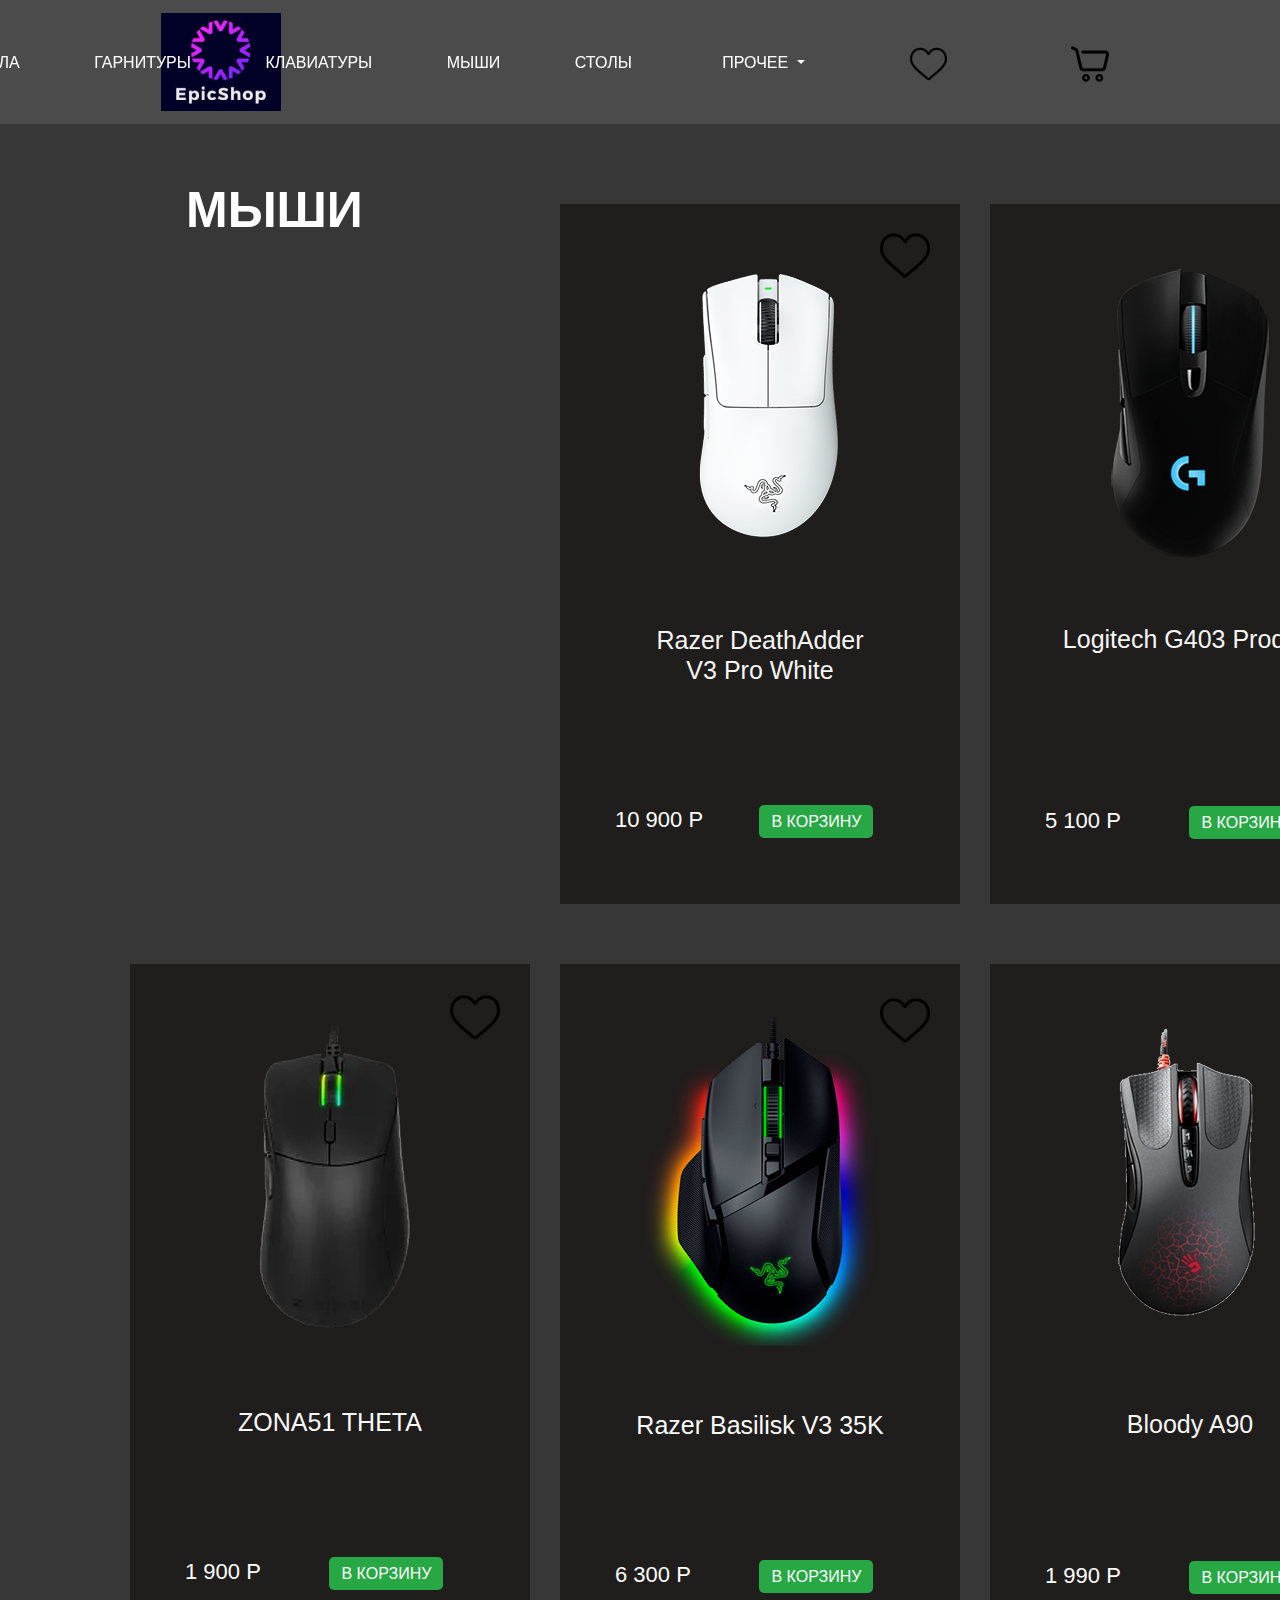
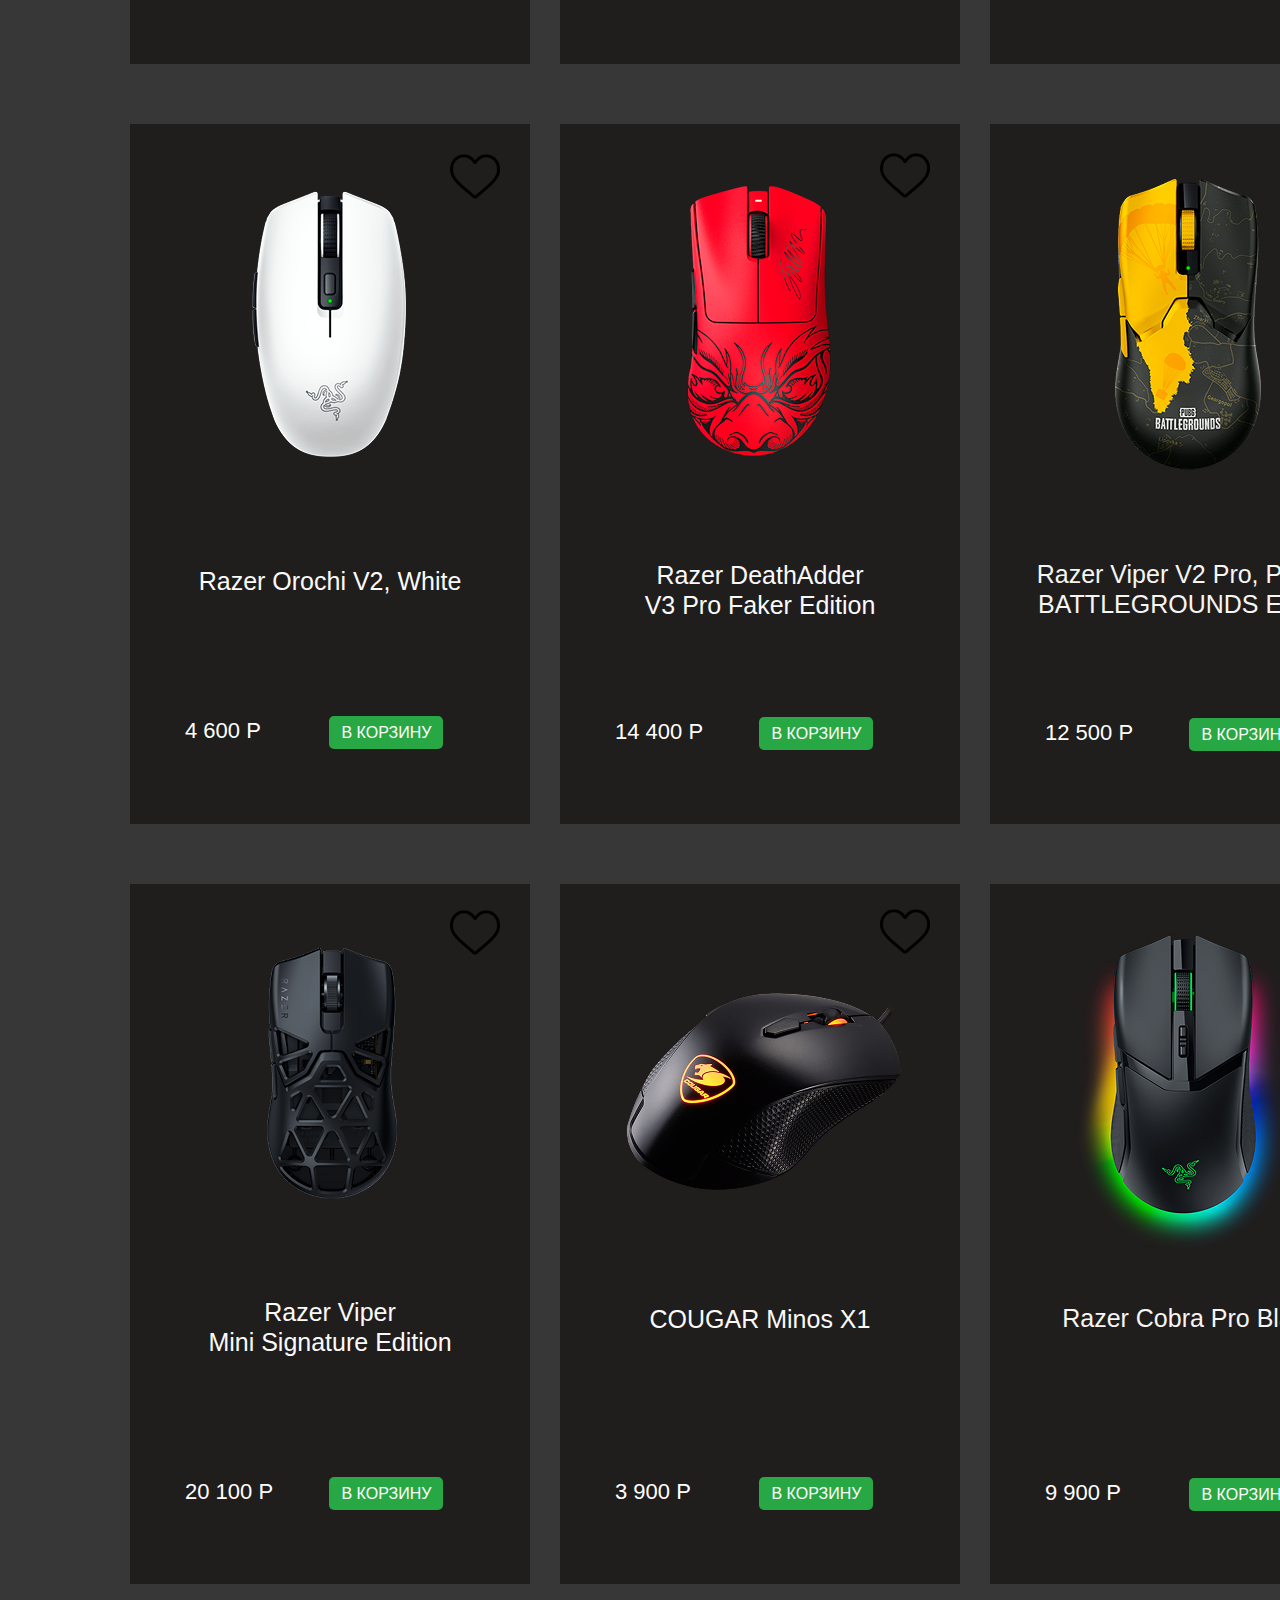
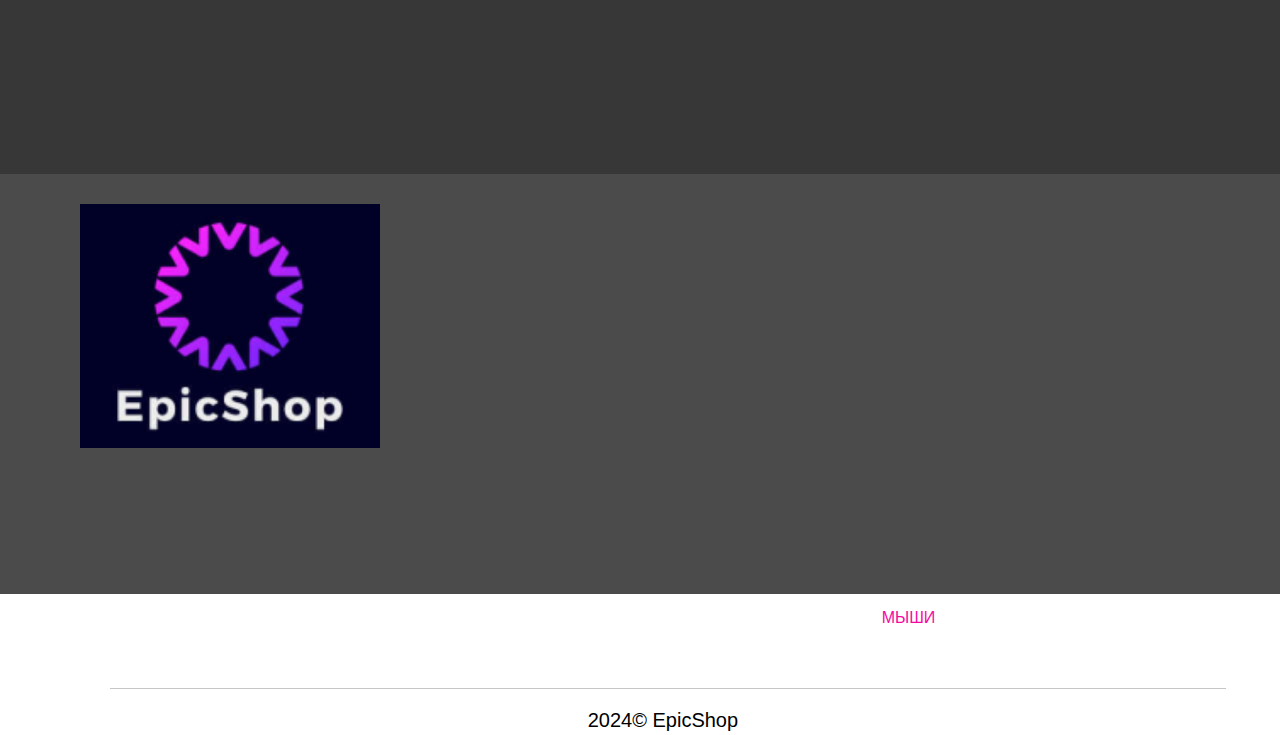
<file: мыши.html>
<!DOCTYPE html>
<html lang="en">
<head>
    <meta charset="UTF-8">
    <meta name="viewport" content="width=device-width, initial-scale=1.0">
    <title>EpicShop</title>
<link rel="stylesheet" href="https://cdn.jsdelivr.net/npm/bootstrap@4.0.0/dist/css/bootstrap.min.css" integrity="sha384-Gn5384xqQ1aoWXA+058RXPxPg6fy4IWvTNh0E263XmFcJlSAwiGgFAW/dAiS6JXm" crossorigin="anonymous">
<link rel="stylesheet" href="style.css">
</head>
<body>
  <nav class="navbar navbar-expend-md sticky-top">
    <div class="container-fluid">
      <img class="navbar-brand" src="img\ЛОГО.png" alt="">
      <div class="navbar-menu">
        <ul class="menu">
         <li><a href="/">ГЛАВНАЯ</a></li>
         <li><a href="кресла.html">КРЕСЛА</a></li>
         <li><a href="гарнитуры.html">ГАРНИТУРЫ</a></li>
         <li><a href="клавиатуры.html">КЛАВИАТУРЫ</a></li>
         <li><a href="мыши.html">МЫШИ</a></li>
         <li><a href="столы.html">СТОЛЫ</a></li>
         <li class="nav-item dropdown">
           <a class="nav-link dropdown-toggle" href="#" id="navbarDropdown" role="button" data-toggle="dropdown" aria-haspopup="true" aria-expanded="false">
             ПРОЧЕЕ
           </a>
           <div class="dropdown-menu" aria-labelledby="navbarDropdown">
             <a class="dropdown-item" href="прочее(помощь).html">ПОМОЩЬ</a>
             <a class="dropdown-item" href="об оплате и доставке.html">ОБ ОПЛАТЕ И ДОСТАВКЕ</a>
           </div>
           <a href="избранное.html" class="nav-link"><img class="i1" src="img\image 2.png" ></a>
           <a href="корзина.html" class="nav-link"><img class="i1" src="img\image 1.png" ></a>
         </li>
        </ul>
     </div>
    </div>
</nav>

    <main class="container-fluid contant4">
      <div class="col-xs-12 col-sm-12 col-md-3 col-lg-3 col-xl-11 ">
        <h1 class="igs">МЫШИ</h1>

        <div class="ma1"> 
           <div class="mr1"><img src="img\мышка 1.png" alt=""></div>
           <a href="#" class="serdce3-1" data-id="product-54"><img src="img\image 2.png" alt="" class="serdce3-1"></a>
           <a class="nam1"><h3 class="nam1">Razer DeathAdder 
            <br>V3 Pro White</h3></a>
           <p class="cena3-1">10 900 Р</p>
           <a href="#" class="kn1 buy-button"  onclick="addToCart('product-54')">В КОРЗИНУ</a>
        </div>

        <div class="ma2"> 
            <div class="mr2"><img src="img\мышка 2.png" alt=""></div>
            <a href="#" class="serdce3-2" data-id="product-55"><img src="img\image 2.png" alt="" class="serdce3-2"></a>
            <a class="nam2"><h3 class="nam2">Logitech G403 Prodigy</h3></a>
            <p class="cena3-2">5 100 Р</p>
            <a href="#" class="kn1 buy-button"  onclick="addToCart('product-55')">В КОРЗИНУ</a>
         </div>

         <div class="ma3"> 
            <div class="mr3"><img src="img\мышка 3.png" alt=""></div>
            <a href="#" class="serdce3-3" data-id="product-56"><img src="img\image 2.png" alt="" class="serdce3-3"></a>
            <a class="nam3"><h3 class="nam3">Bloody A60</h3></a>
            <p class="cena3-3">1 999 Р</p>
            <a href="#" class="kn1 buy-button"  onclick="addToCart('product-56')">В КОРЗИНУ</a>
         </div>

         <div class="ma4"> 
            <div class="mr4"><img src="img\мышка 4.png" alt=""></div>
            <a href="#" class="serdce3-4" data-id="product-57"><img src="img\image 2.png" alt="" class="serdce3-4"></a>
            <a class="nam4"><h3 class="nam4">ZONA51 THETA</h3></a>
            <p class="cena3-4">1 900 Р</p>
            <a href="#" class="kn1 buy-button"  onclick="addToCart('product-57')">В КОРЗИНУ</a>
         </div>

         <div class="ma5"> 
            <div class="mr5"><img src="img\мышка 5.png" alt=""></div>
            <a href="#" class="serdce3-5" data-id="product-58"><img src="img\image 2.png" alt="" class="serdce3-5"></a>
            <a class="nam5"><h3 class="nam5">Razer Basilisk V3 35K</h3></a>
            <p class="cena3-5">6 300 Р</p>
            <a href="#" class="kn1 buy-button"  onclick="addToCart('product-58')">В КОРЗИНУ</a>
         </div>

         <div class="ma6"> 
            <div class="mr6"><img src="img\мышка 6.png" alt=""></div>
            <a href="#" class="serdce3-6" data-id="product-59"><img src="img\image 2.png" alt="" class="serdce3-6"></a>
            <a class="nam6"><h3 class="nam6">Bloody A90</h3></a>
            <p class="cena3-6">1 990 Р</p>
            <a href="#" class="kn1 buy-button"  onclick="addToCart('product-59')">В КОРЗИНУ</a>
         </div>

         <div class="ma7"> 
            <div class="mr7"><img src="img\мышка 7.png" alt=""></div>
            <a href="#" class="serdce3-7" data-id="product-60"><img src="img\image 2.png" alt="" class="serdce3-7"></a>
            <a class="nam7"><h3 class="nam7">COUGAR Revenger S</h3></a>
            <p class="cena3-7">10 000 Р</p>
            <a href="#" class="kn1 buy-button"  onclick="addToCart('product-60')">В КОРЗИНУ</a>
         </div>

         <div class="ma8"> 
          <div class="mr8"><img src="img\мышка 8.png" alt=""></div>
          <a href="#" class="serdce3-8" data-id="product-61"><img src="img\image 2.png" alt="" class="serdce3-8"></a>
          <a class="nam8"><h3 class="nam8">Razer Orochi V2, White</h3></a>
          <p class="cena3-8">4 600 Р</p>
          <a href="#" class="kn1 buy-button"  onclick="addToCart('product-61')">В КОРЗИНУ</a>
       </div>

       <div class="ma9"> 
        <div class="mr9"><img src="img\мышка 9.png" alt=""></div>
        <a href="#" class="serdce3-9" data-id="product-62"><img src="img\image 2.png" alt="" class="serdce3-9"></a>
        <a class="nam9"><h3 class="nam9">Razer DeathAdder<br> V3 Pro 
          Faker Edition</h3></a>
        <p class="cena3-9">14 400 Р</p>
        <a href="#" class="kn1 buy-button"  onclick="addToCart('product-62')">В КОРЗИНУ</a>
     </div>

     <div class="ma10"> 
      <div class="mr10"><img src="img\мышка 10.png" alt=""></div>
      <a href="#" class="serdce3-10" data-id="product-63"><img src="img\image 2.png" alt="" class="serdce3-10"></a>
      <a class="nam10"><h3 class="nam10">Razer Viper V2 Pro, PUBG: 
        BATTLEGROUNDS Edition</h3></a>
      <p class="cena3-10">12 500 Р</p>
      <a href="#" class="kn1 buy-button"  onclick="addToCart('product-63')">В КОРЗИНУ</a>
   </div>

   <div class="ma11"> 
    <div class="mr11"><img src="img\мышка 11.png" alt=""></div>
    <a href="#" class="serdce3-11" data-id="product-64"><img src="img\image 2.png" alt="" class="serdce3-11"></a>
    <a class="nam11"><h3 class="nam11">Razer Basilisk V3 Pro White</h3></a>
    <p class="cena3-11">11 500 Р</p>
    <a href="#" class="kn1 buy-button"  onclick="addToCart('product-64')">В КОРЗИНУ</a>
 </div>

 <div class="ma12"> 
  <div class="mr12"><img src="img\мышка 12.png" alt=""></div>
  <a href="#" class="serdce3-12" data-id="product-65"><img src="img\image 2.png" alt="" class="serdce3-12"></a>
  <a class="nam12"><h3 class="nam12">Razer Viper<br> Mini
    Signature Edition</h3></a>
  <p class="cena3-12">20 100 Р</p>
  <a href="#" class="kn1 buy-button"  onclick="addToCart('product-65')">В КОРЗИНУ</a>
 </div>

 <div class="ma13"> 
  <div class="mr13"><img src="img\мышка 13.png" alt=""></div>
  <a href="#" class="serdce3-13" data-id="product-66"><img src="img\image 2.png" alt="" class="serdce3-13"></a>
  <a class="nam13"><h3 class="nam13">COUGAR Minos X1</h3></a>
  <p class="cena3-13">3 900 Р</p>
  <a href="#" class="kn1 buy-button"  onclick="addToCart('product-66')">В КОРЗИНУ</a>
 </div>

 <div class="ma14"> 
  <div class="mr14"><img src="img\мышка 14.png" alt=""></div>
  <a href="#" class="serdce3-14" data-id="product-67"><img src="img\image 2.png" alt="" class="serdce3-14"></a>
  <a class="nam14"><h3 class="nam14">Razer Cobra Pro Black</h3></a>
  <p class="cena3-14">9 900 Р</p>
  <a href="#" class="kn1 buy-button"  onclick="addToCart('product-67')">В КОРЗИНУ</a>
 </div>

 <div class="ma15"> 
  <div class="mr15"><img src="img\мышка 15.png" alt=""></div>
  <a href="#" class="serdce3-15" data-id="product-68"><img src="img\image 2.png" alt="" class="serdce3-15"></a>
  <a class="nam15"><h3 class="nam15">Razer Cobra Pro White</h3></a>
  <p class="cena3-14">9 900 Р</p>
  <a href="#" class="kn1 buy-button"  onclick="addToCart('product-68')">В КОРЗИНУ</a>
 </div>
</main>

<div class="container-fluid footer">
      <div class="col-xs-12 col-sm-12 col-md-3 col-lg-3 col-xl-11 ">
        <img class="brand" src="img\ЛОГО.png" alt="">
          <div class="footer-menu">
             <a href="/" class="nav-link ">ГЛАВНАЯ</a>
              <a href="кресла.html" class="nav-link">КРЕСЛА</a>
              <a href="гарнитуры.html" class="nav-link">ГАРНИТУРЫ</a>
              <a href="клавиатуры.html" class="nav-link">КЛАВИАТУРЫ</a>
              <a href="мыши.html" class="nav-link active">МЫШИ</a>
              <a href="столы.html" class="nav-link">СТОЛЫ</a>
          </div>
          <hr width="100%;" color="#DDDDDD" size="5" class="lin1">
          <p class="kp">2024© EpicShop</p>
        </div>
      </div>










    <script src="js.js"></script>
    <script src="https://code.jquery.com/jquery-3.2.1.slim.min.js" integrity="sha384-KJ3o2DKtIkvYIK3UENzmM7KCkRr/rE9/Qpg6aAZGJwFDMVNA/GpGFF93hXpG5KkN" crossorigin="anonymous"></script>
    <script src="https://cdn.jsdelivr.net/npm/popper.js@1.12.9/dist/umd/popper.min.js" integrity="sha384-ApNbgh9B+Y1QKtv3Rn7W3mgPxhU9K/ScQsAP7hUibX39j7fakFPskvXusvfa0b4Q" crossorigin="anonymous"></script>
    <script src="https://cdn.jsdelivr.net/npm/bootstrap@4.0.0/dist/js/bootstrap.min.js" integrity="sha384-JZR6Spejh4U02d8jOt6vLEHfe/JQGiRRSQQxSfFWpi1MquVdAyjUar5+76PVCmYl" crossorigin="anonymous"></script>
</body>
</html>
</file>
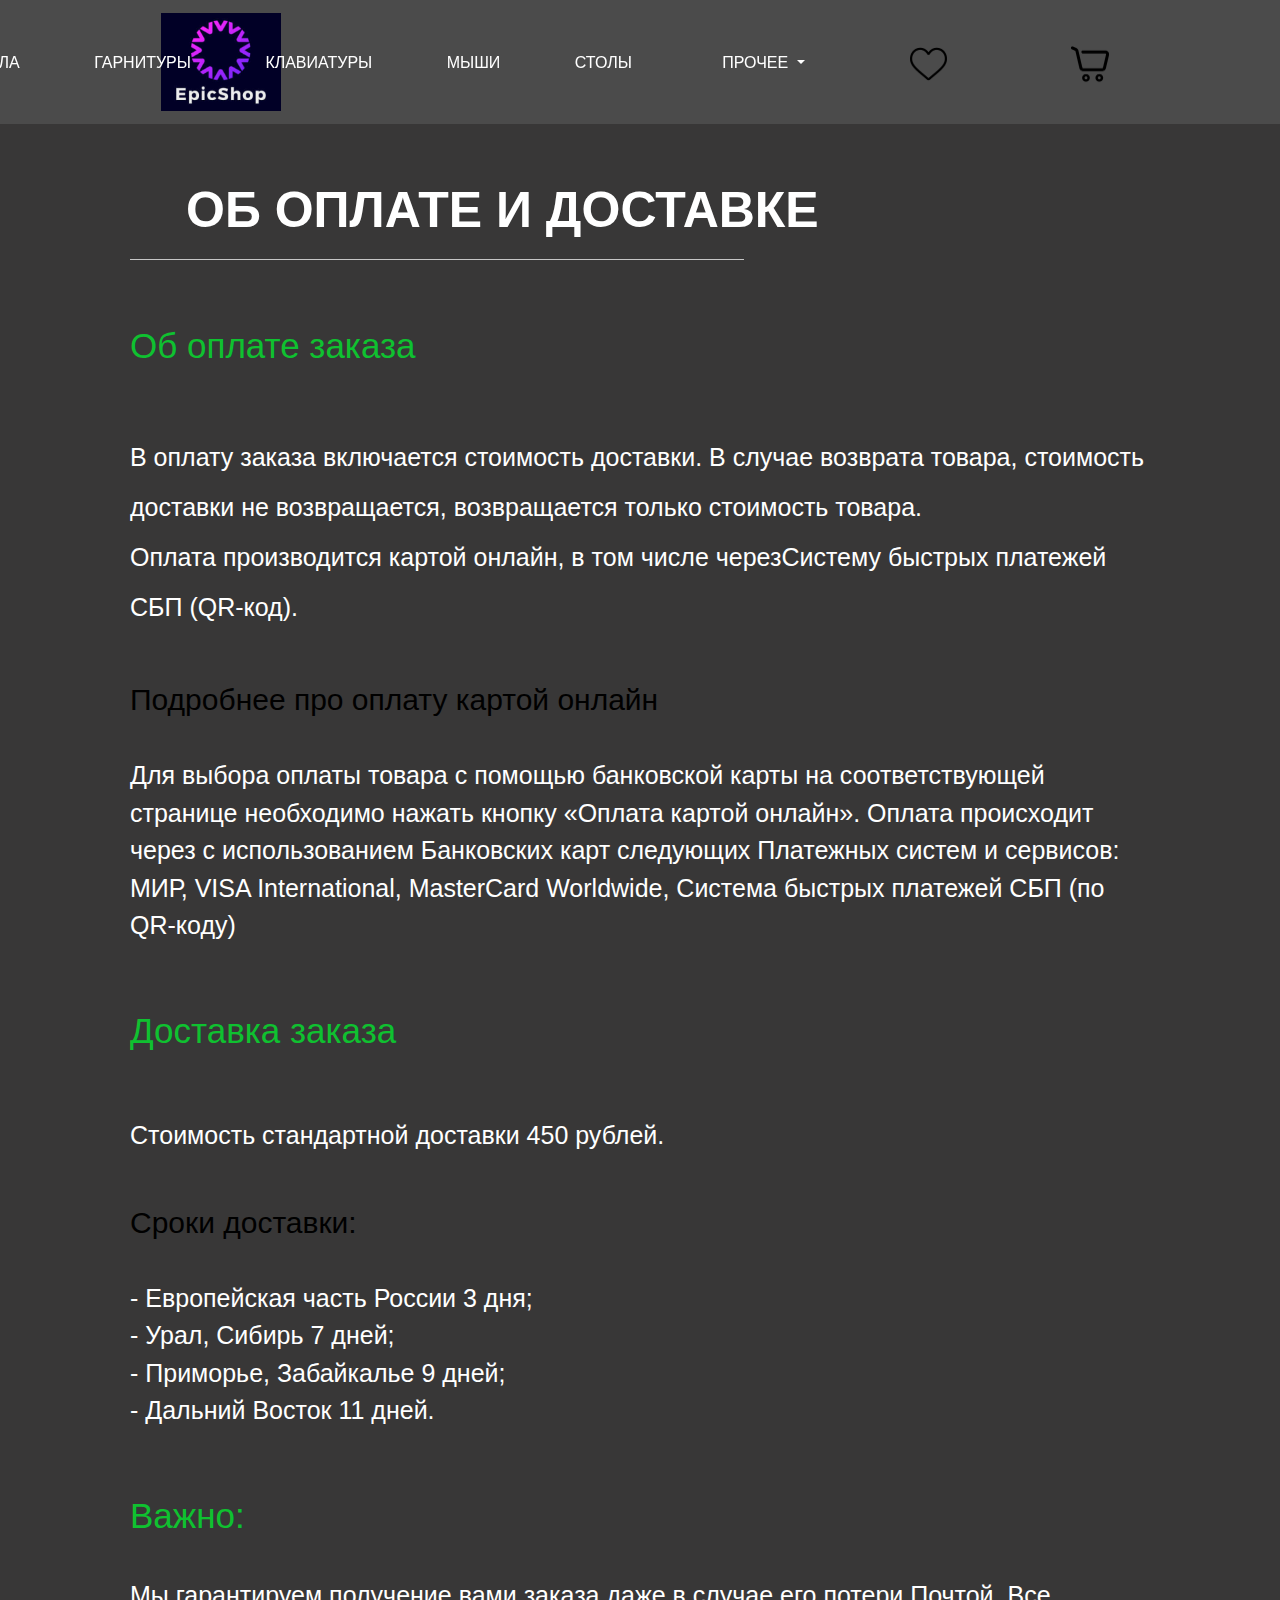
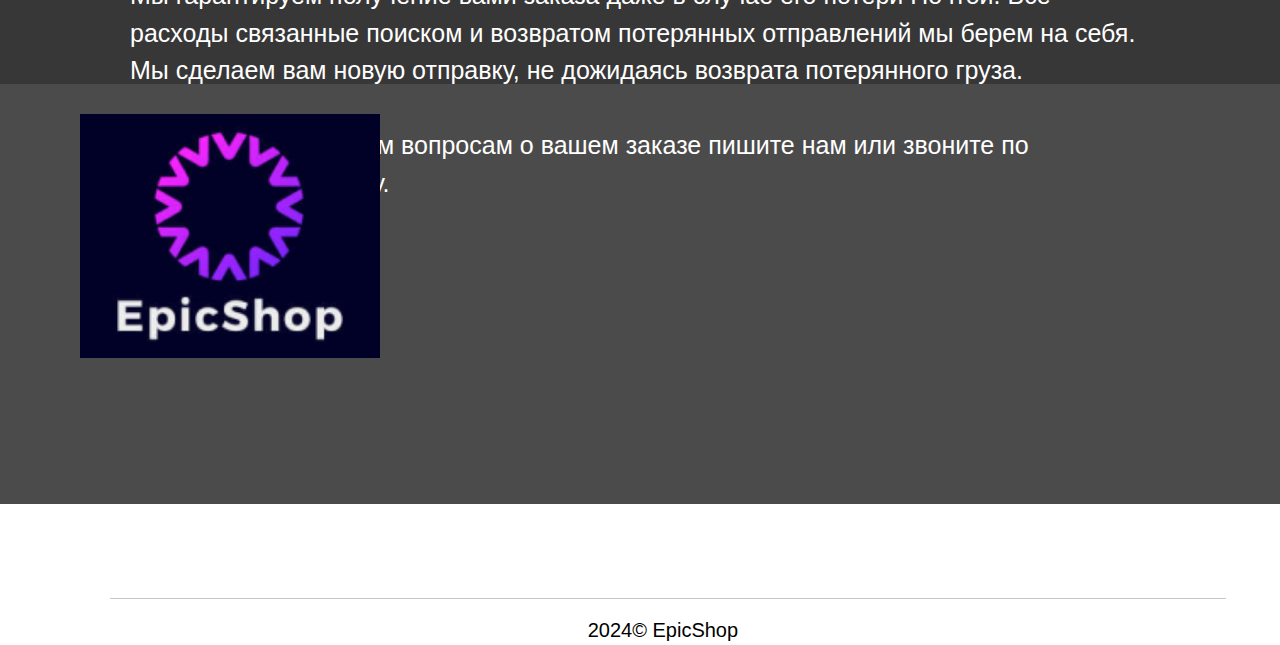
<file: об оплате и доставке.html>
<!DOCTYPE html>
<html lang="en">
<head>
    <meta charset="UTF-8">
    <meta name="viewport" content="width=device-width, initial-scale=1.0">
    <title>EpicShop</title>
<link rel="stylesheet" href="https://cdn.jsdelivr.net/npm/bootstrap@4.0.0/dist/css/bootstrap.min.css" integrity="sha384-Gn5384xqQ1aoWXA+058RXPxPg6fy4IWvTNh0E263XmFcJlSAwiGgFAW/dAiS6JXm" crossorigin="anonymous">
<link rel="stylesheet" href="style.css">
</head>
<body>
  <nav class="navbar navbar-expend-md sticky-top">
    <div class="container-fluid">
      <img class="navbar-brand" src="img\ЛОГО.png" alt="">
      <div class="navbar-menu">
        <ul class="menu">
         <li><a href="/">ГЛАВНАЯ</a></li>
         <li><a href="кресла.html">КРЕСЛА</a></li>
         <li><a href="гарнитуры.html">ГАРНИТУРЫ</a></li>
         <li><a href="клавиатуры.html">КЛАВИАТУРЫ</a></li>
         <li><a href="мыши.html">МЫШИ</a></li>
         <li><a href="столы.html">СТОЛЫ</a></li>
         <li class="nav-item dropdown">
           <a class="nav-link dropdown-toggle" href="#" id="navbarDropdown" role="button" data-toggle="dropdown" aria-haspopup="true" aria-expanded="false">
             ПРОЧЕЕ
           </a>
           <div class="dropdown-menu" aria-labelledby="navbarDropdown">
             <a class="dropdown-item" href="прочее(помощь).html">ПОМОЩЬ</a>
             <a class="dropdown-item" href="об оплате и доставке.html">ОБ ОПЛАТЕ И ДОСТАВКЕ</a>
           </div>
           <a href="избранное.html" class="nav-link"><img class="i1" src="img\image 2.png" ></a>
           <a href="корзина.html" class="nav-link"><img class="i1" src="img\image 1.png" ></a>
         </li>
        </ul>
     </div>
    </div>
</nav>

    <main class="container-fluid contant7">
      <div class="col-xs-12 col-sm-12 col-md-3 col-lg-3 col-xl-11 ">
        <h1 class="igs">ОБ ОПЛАТЕ И ДОСТАВКЕ</h1>
        <hr width="55%;" color="#DDDDDD" size="5" class="linod">
        <p class="podderhka">Об оплате заказа </p>
        <p class="vrrab">В оплату заказа включается стоимость доставки. В случае возврата товара, стоимость 
            доставки не возвращается, возвращается только стоимость товара.<br>
            Оплата производится картой онлайн, в том числе черезСистему быстрых платежей СБП (QR-код).</p>
        <p class="zv">Подробнее про оплату картой онлайн</p>
        <p class="nomer">Для выбора оплаты товара с помощью банковской карты на соответствующей странице необходимо 
            нажать кнопку «Оплата картой онлайн». Оплата происходит через с использованием Банковских карт 
            следующих Платежных систем и сервисов:
            МИР,
            VISA International,
            MasterCard Worldwide,
            Система быстрых платежей СБП (по QR-коду)</p>
        <p class="podderhka">Доставка заказа </p>
        <p class="tdp">Стоимость стандартной доставки 450 рублей. </p>
        <p class="zv">Сроки доставки:</p>
        <p class="nomer">- Европейская часть России 3 дня;<br>
            - Урал, Сибирь 7 дней;<br>
            - Приморье, Забайкалье 9 дней;<br>
            - Дальний Восток 11 дней.</p>
            <p class="podderhka">Важно:</p>  
            <p class="nomer">Мы гарантируем получение вами заказа даже в случае его потери Почтой. Все расходы связанные
                поиском и возвратом потерянных отправлений мы берем на себя. Мы сделаем вам новую отправку, 
                не дожидаясь возврата потерянного груза.<br><br>
                
                По всем возникающим вопросам о вашем заказе пишите нам или звоните по указанному телефону.</p>  
      </div>
    </main>

<div class="container-fluid footer">
      <div class="col-xs-12 col-sm-12 col-md-3 col-lg-3 col-xl-11 ">
        <img class="brand" src="img\ЛОГО.png" alt="">
          <div class="footer-menu">
             <a href="/" class="nav-link ">ГЛАВНАЯ</a>
              <a href="кресла.html" class="nav-link">КРЕСЛА</a>
              <a href="гарнитуры.html" class="nav-link">ГАРНИТУРЫ</a>
              <a href="клавиатуры.html" class="nav-link">КЛАВИАТУРЫ</a>
              <a href="мыши.html" class="nav-link">МЫШИ</a>
              <a href="столы.html" class="nav-link">СТОЛЫ</a>
          </div>
          <hr width="100%;" color="#DDDDDD" size="5" class="lin1">
          <p class="kp">2024© EpicShop</p>
        </div>
      </div>











    <script src="https://code.jquery.com/jquery-3.2.1.slim.min.js" integrity="sha384-KJ3o2DKtIkvYIK3UENzmM7KCkRr/rE9/Qpg6aAZGJwFDMVNA/GpGFF93hXpG5KkN" crossorigin="anonymous"></script>
    <script src="https://cdn.jsdelivr.net/npm/popper.js@1.12.9/dist/umd/popper.min.js" integrity="sha384-ApNbgh9B+Y1QKtv3Rn7W3mgPxhU9K/ScQsAP7hUibX39j7fakFPskvXusvfa0b4Q" crossorigin="anonymous"></script>
    <script src="https://cdn.jsdelivr.net/npm/bootstrap@4.0.0/dist/js/bootstrap.min.js" integrity="sha384-JZR6Spejh4U02d8jOt6vLEHfe/JQGiRRSQQxSfFWpi1MquVdAyjUar5+76PVCmYl" crossorigin="anonymous"></script>
</body>
</html>
</file>
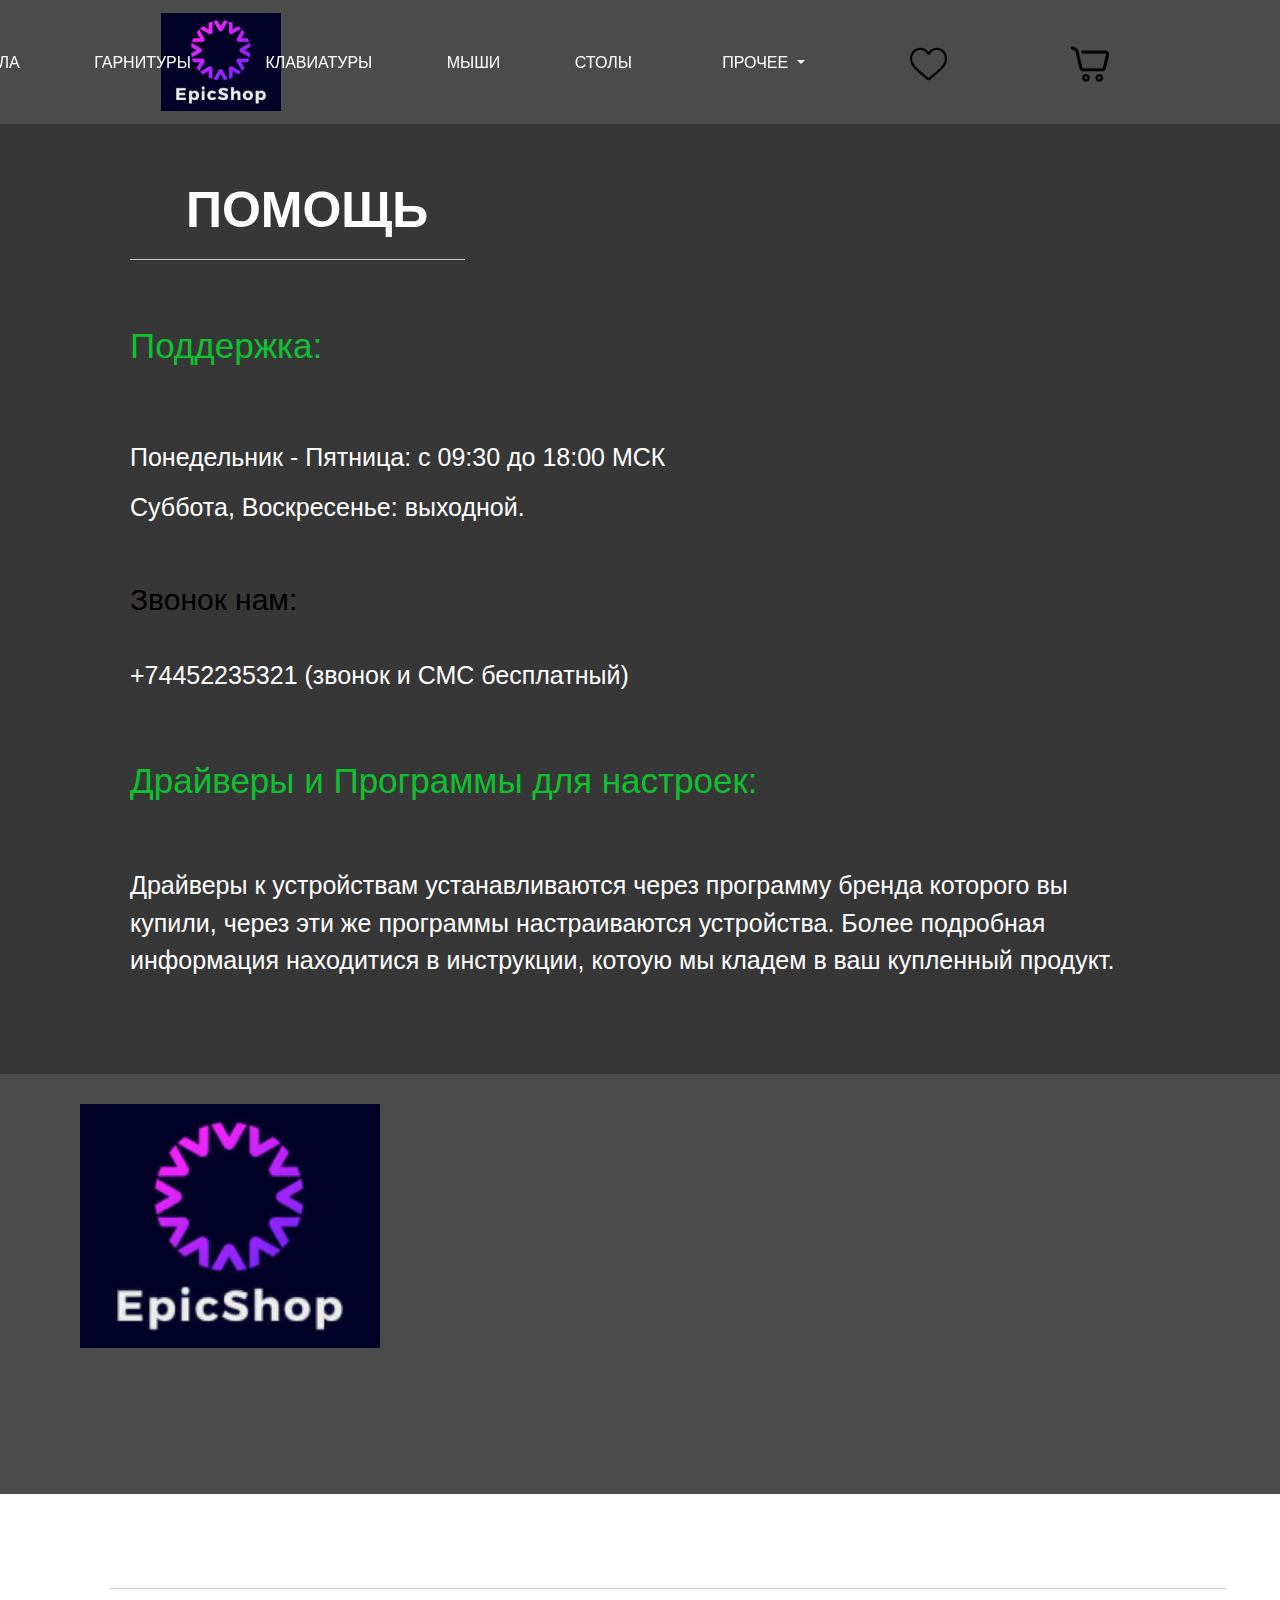
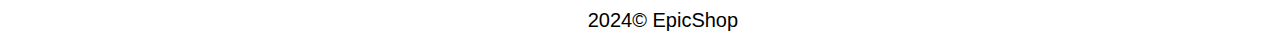
<file: прочее(помощь).html>
<!DOCTYPE html>
<html lang="en">
<head>
    <meta charset="UTF-8">
    <meta name="viewport" content="width=device-width, initial-scale=1.0">
    <title>EpicShop</title>
<link rel="stylesheet" href="https://cdn.jsdelivr.net/npm/bootstrap@4.0.0/dist/css/bootstrap.min.css" integrity="sha384-Gn5384xqQ1aoWXA+058RXPxPg6fy4IWvTNh0E263XmFcJlSAwiGgFAW/dAiS6JXm" crossorigin="anonymous">
<link rel="stylesheet" href="style.css">
</head>
<body>
  <nav class="navbar navbar-expend-md sticky-top">
    <div class="container-fluid">
      <img class="navbar-brand" src="img\ЛОГО.png" alt="">
      <div class="navbar-menu">
        <ul class="menu">
         <li><a href="index.html">ГЛАВНАЯ</a></li>
         <li><a href="кресла.html">КРЕСЛА</a></li>
         <li><a href="гарнитуры.html">ГАРНИТУРЫ</a></li>
         <li><a href="клавиатуры.html">КЛАВИАТУРЫ</a></li>
         <li><a href="мыши.html">МЫШИ</a></li>
         <li><a href="столы.html">СТОЛЫ</a></li>
         <li class="nav-item dropdown">
           <a class="nav-link dropdown-toggle" href="#" id="navbarDropdown" role="button" data-toggle="dropdown" aria-haspopup="true" aria-expanded="false">
             ПРОЧЕЕ
           </a>
           <div class="dropdown-menu" aria-labelledby="navbarDropdown">
             <a class="dropdown-item" href="прочее(помощь).html">ПОМОЩЬ</a>
             <a class="dropdown-item" href="об оплате и доставке.html">ОБ ОПЛАТЕ И ДОСТАВКЕ</a>
           </div>
           <a href="избранное.html" class="nav-link"><img class="i1" src="img\image 2.png" ></a>
           <a href="корзина.html" class="nav-link"><img class="i1" src="img\image 1.png" ></a>
         </li>
        </ul>
     </div>
    </div>
</nav>

    <main class="container-fluid contant6">
      <div class="col-md-3 col-lg-3 col-xl-11 ">
        <h1 class="igs">ПОМОЩЬ</h1>
        <hr width="30%;" color="#DDDDDD" size="5" class="linpom">
        <p class="podderhka">Поддержка:</p>
        <p class="vrrab">Понедельник - Пятница: с 09:30 до 18:00 МСК<br>
        Суббота, Воскресенье: выходной.</p>
        <p class="zv">Звонок нам:</p>
        <p class="nomer">+74452235321 (звонок и СМС бесплатный)</p>
        <p class="podderhka">Драйверы и Программы для настроек: </p>
        <p class="tdp">Драйверы к устройствам устанавливаются через программу бренда которого вы купили, 
            через эти же программы настраиваются устройства. Более подробная информация находитися
            в инструкции, котоую мы кладем в ваш купленный продукт. </p>
      </div>
    </main>

<div class="container-fluid footer">
      <div class="col-md-3 col-lg-3 col-xl-11 ">
        <img class="brand" src="img\ЛОГО.png" alt="">
          <div class="footer-menu">
             <a href="index.html" class="nav-link ">ГЛАВНАЯ</a>
              <a href="кресла.html" class="nav-link">КРЕСЛА</a>
              <a href="гарнитуры.html" class="nav-link">ГАРНИТУРЫ</a>
              <a href="клавиатуры.html" class="nav-link">КЛАВИАТУРЫ</a>
              <a href="мыши.html" class="nav-link">МЫШИ</a>
              <a href="столы.html" class="nav-link">СТОЛЫ</a>
          </div>
          <hr width="100%;" color="#DDDDDD" size="5" class="lin1">
          <p class="kp">2024© EpicShop</p>
        </div>
      </div>











    <script src="https://code.jquery.com/jquery-3.2.1.slim.min.js" integrity="sha384-KJ3o2DKtIkvYIK3UENzmM7KCkRr/rE9/Qpg6aAZGJwFDMVNA/GpGFF93hXpG5KkN" crossorigin="anonymous"></script>
    <script src="https://cdn.jsdelivr.net/npm/popper.js@1.12.9/dist/umd/popper.min.js" integrity="sha384-ApNbgh9B+Y1QKtv3Rn7W3mgPxhU9K/ScQsAP7hUibX39j7fakFPskvXusvfa0b4Q" crossorigin="anonymous"></script>
    <script src="https://cdn.jsdelivr.net/npm/bootstrap@4.0.0/dist/js/bootstrap.min.js" integrity="sha384-JZR6Spejh4U02d8jOt6vLEHfe/JQGiRRSQQxSfFWpi1MquVdAyjUar5+76PVCmYl" crossorigin="anonymous"></script>
</body>
</html>
</file>
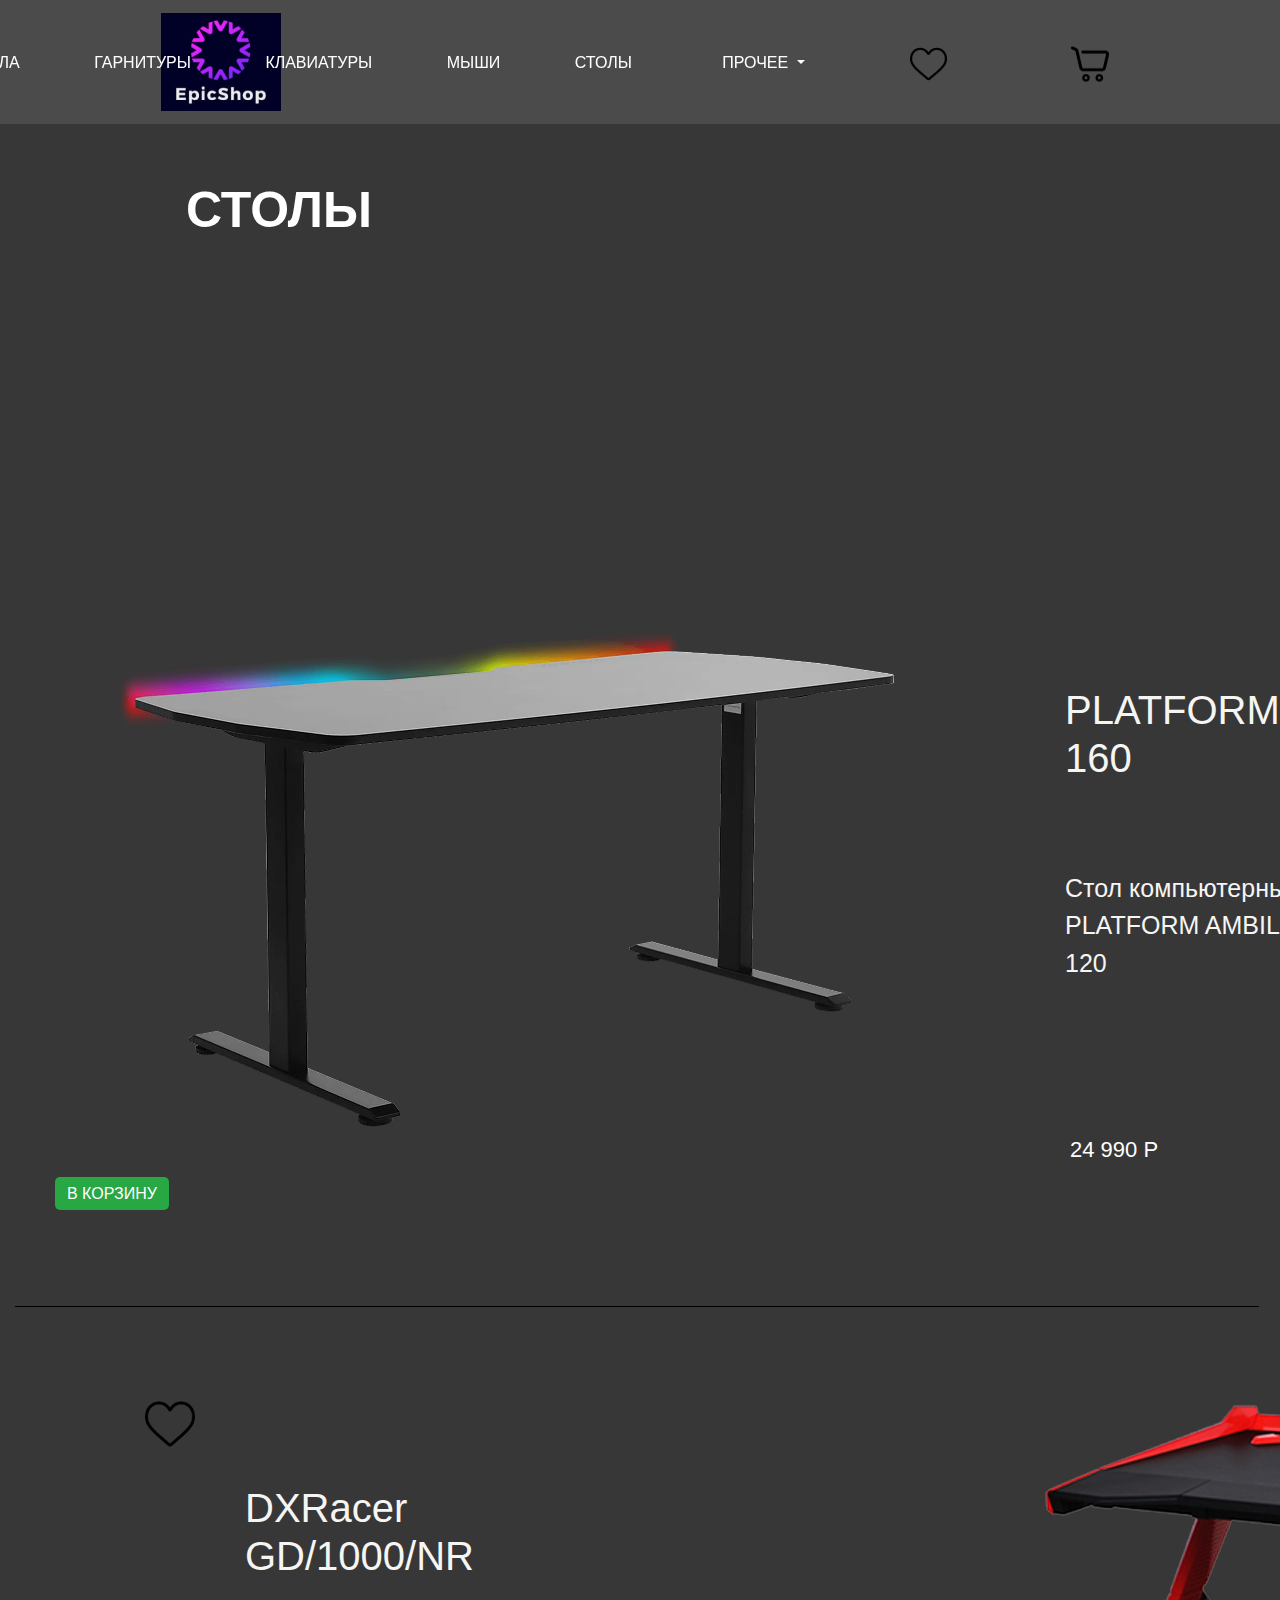
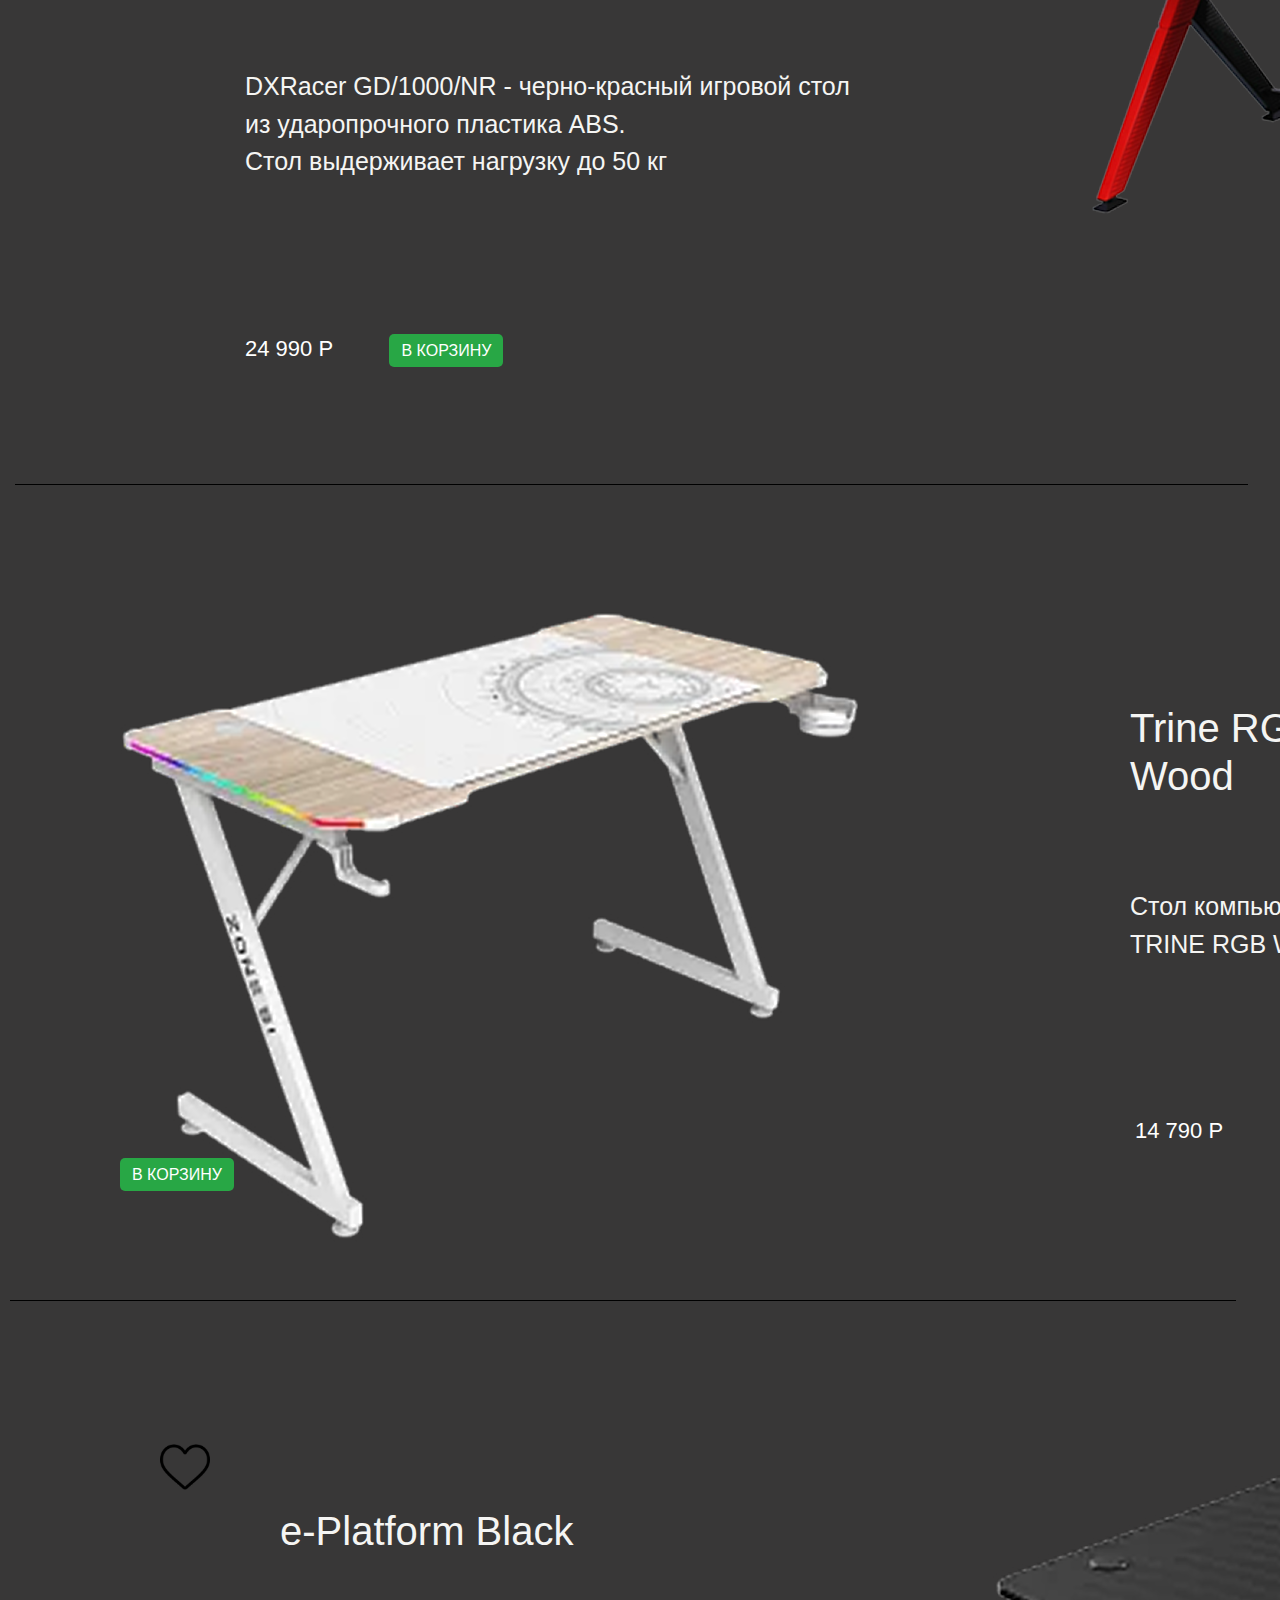
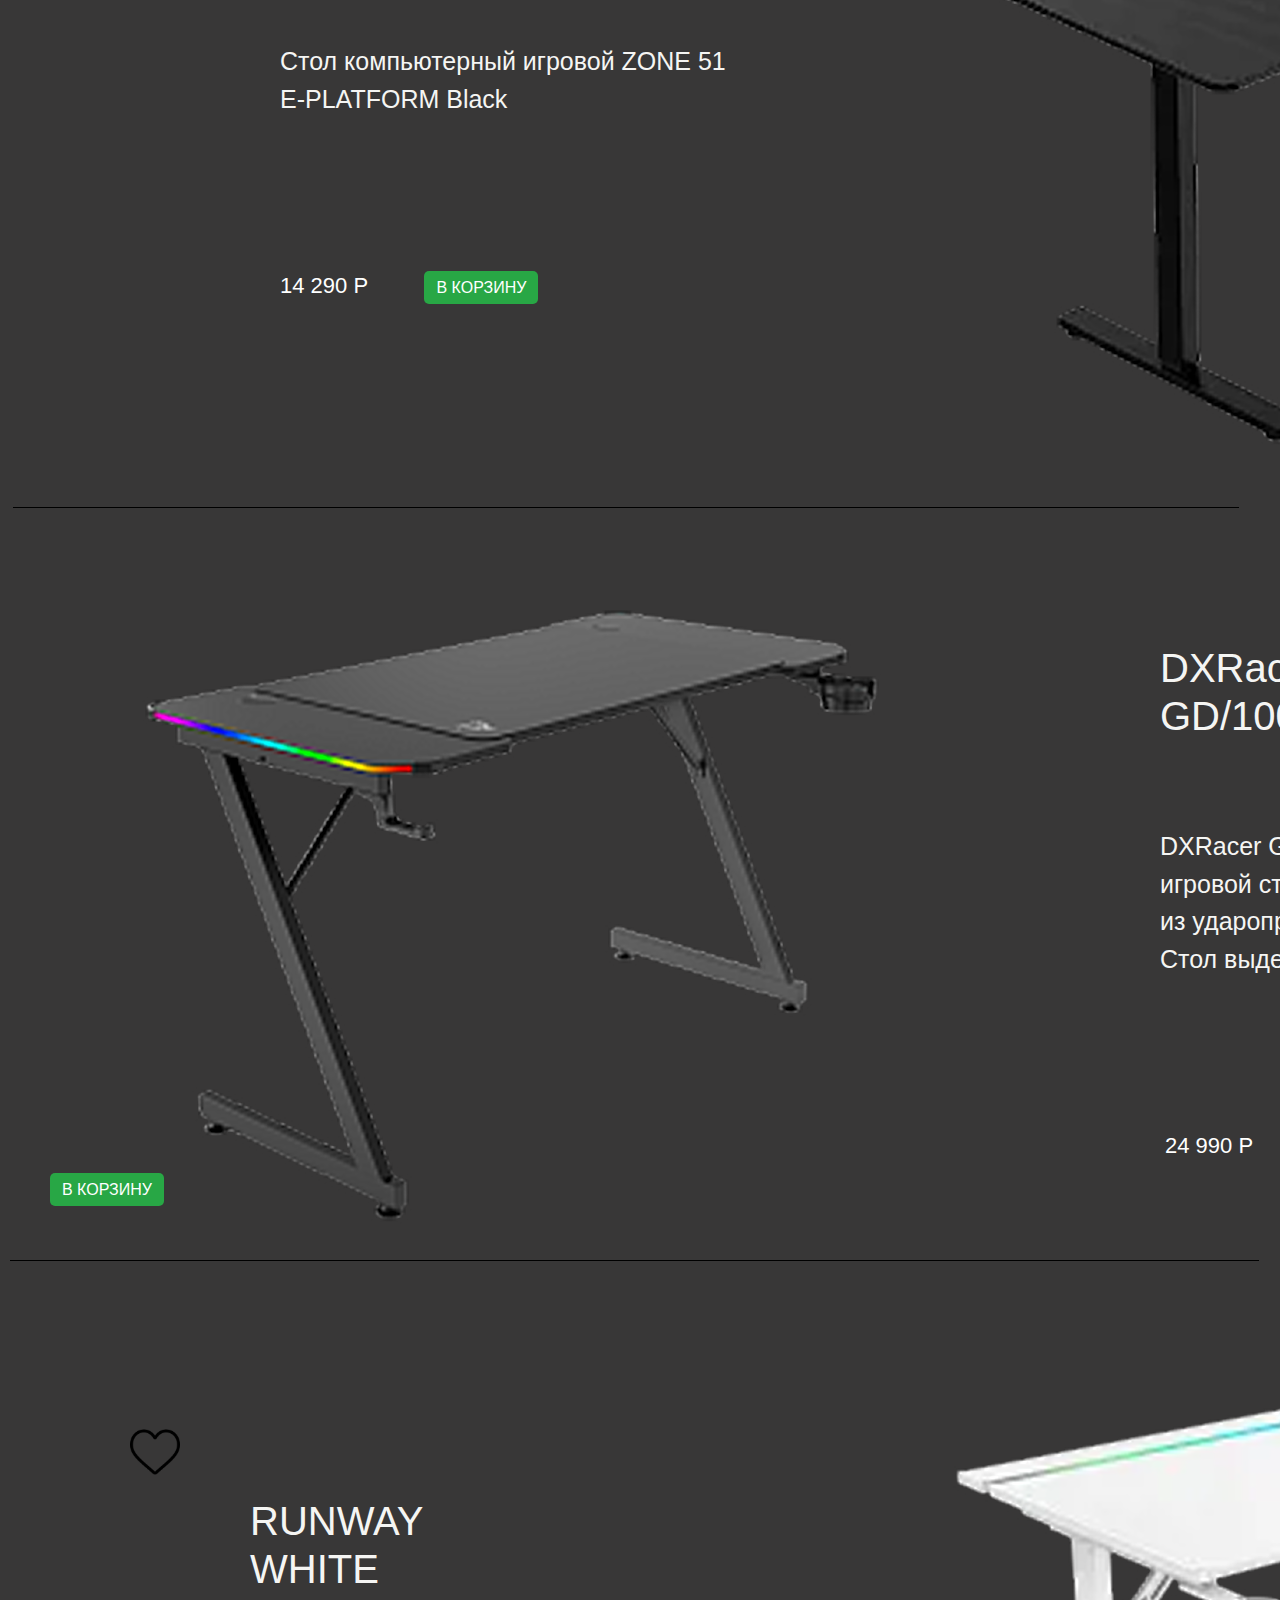
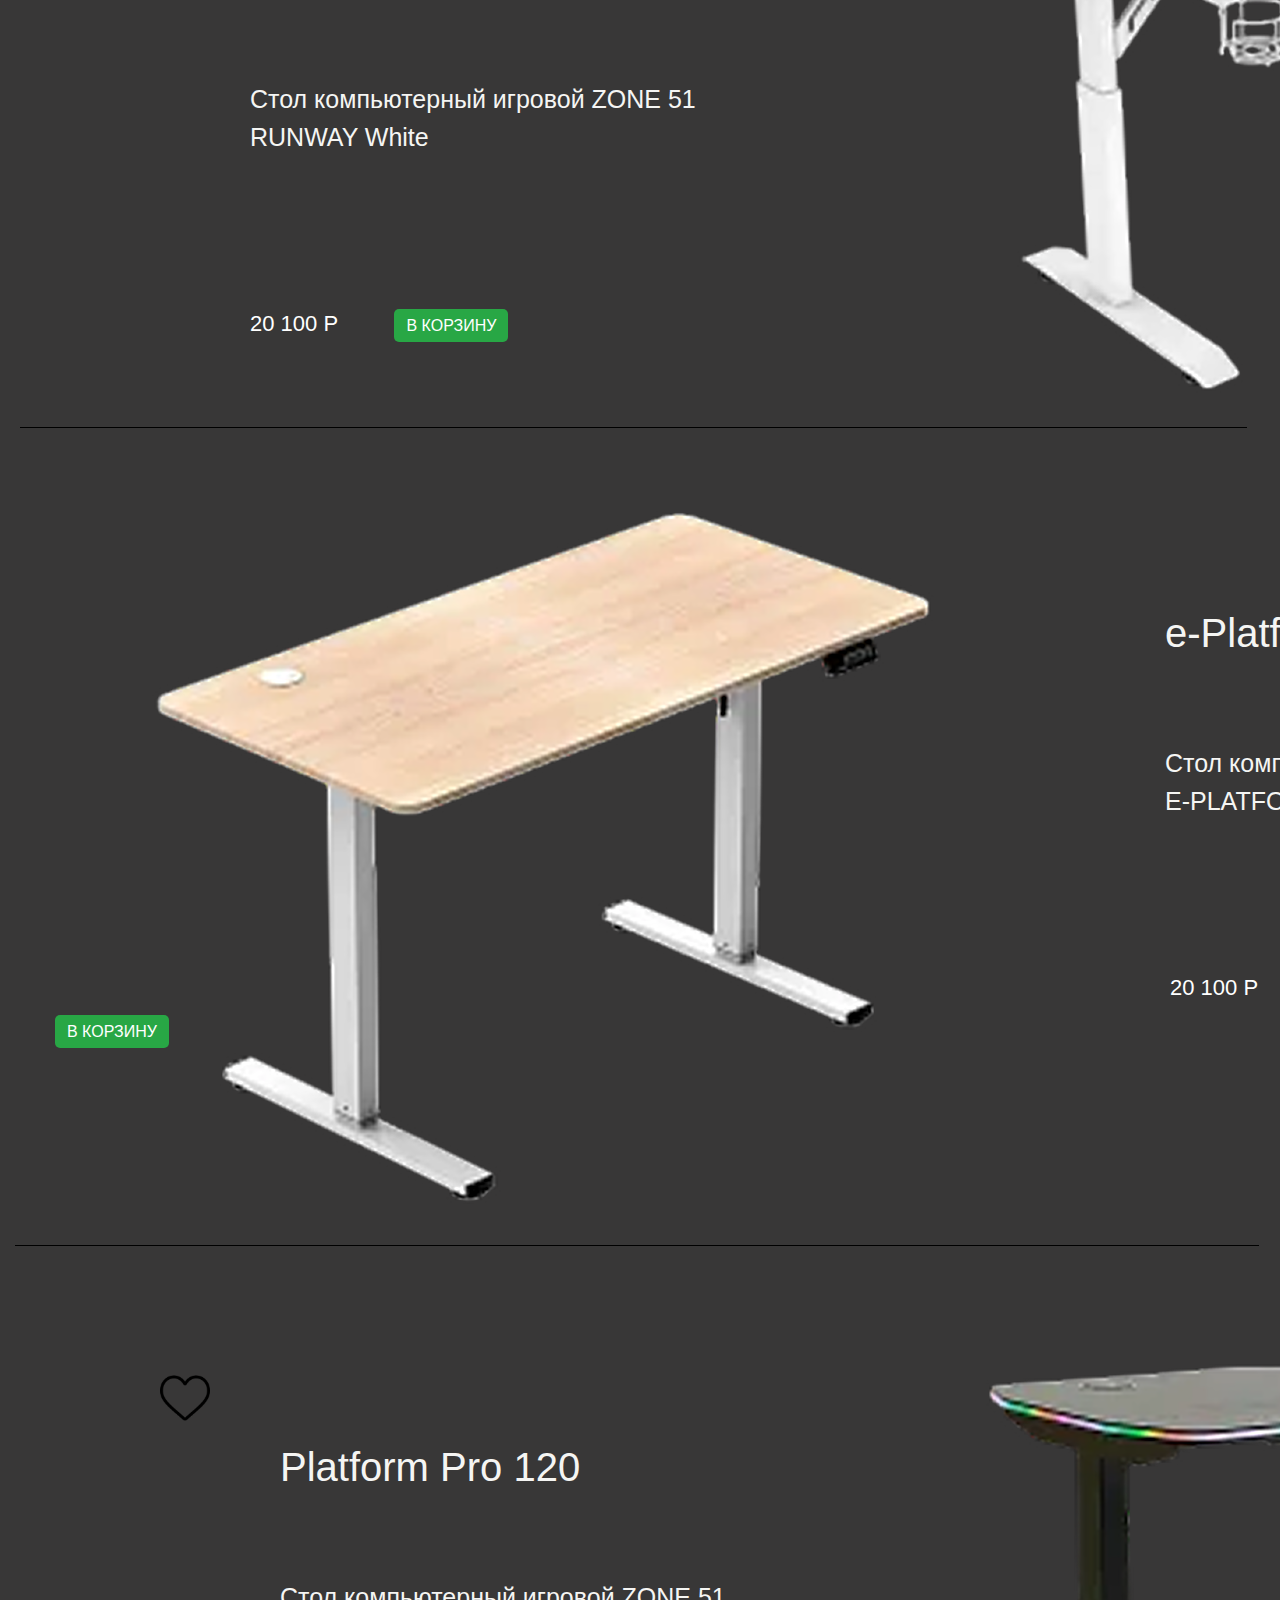
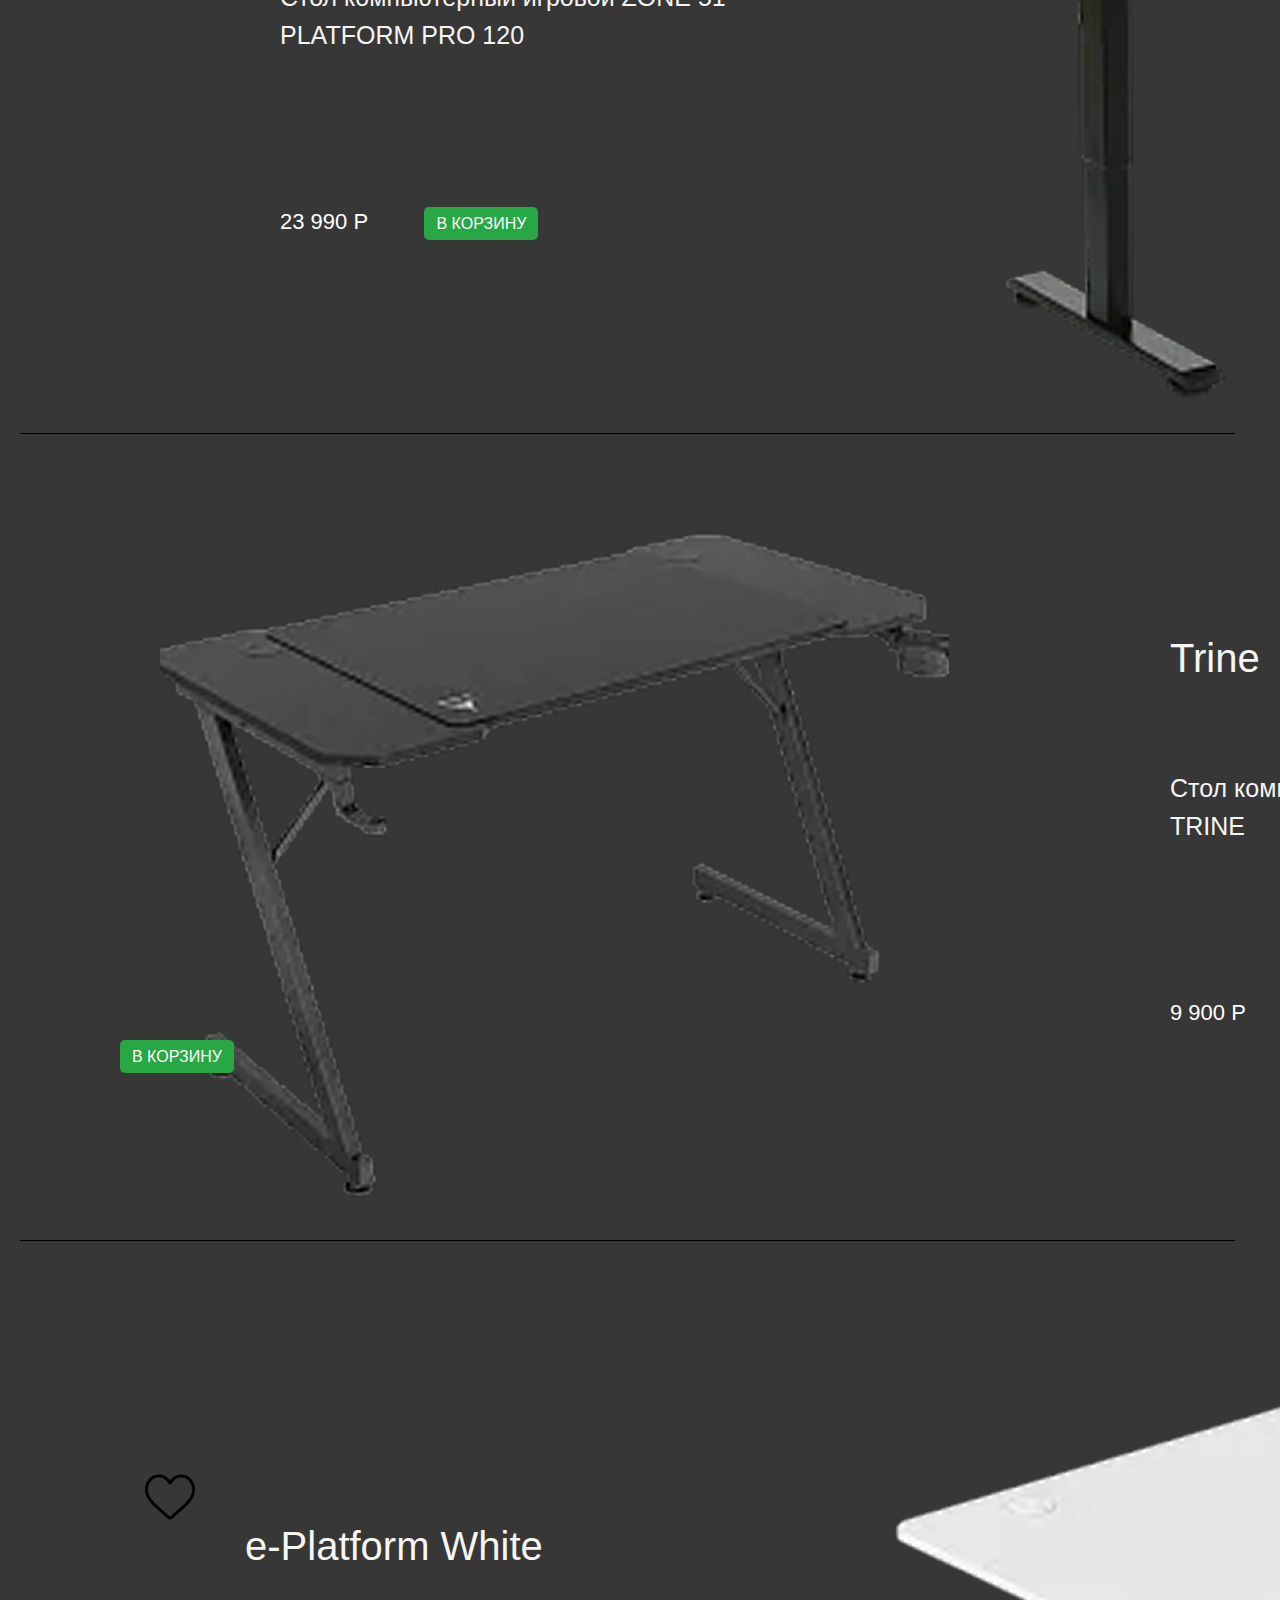
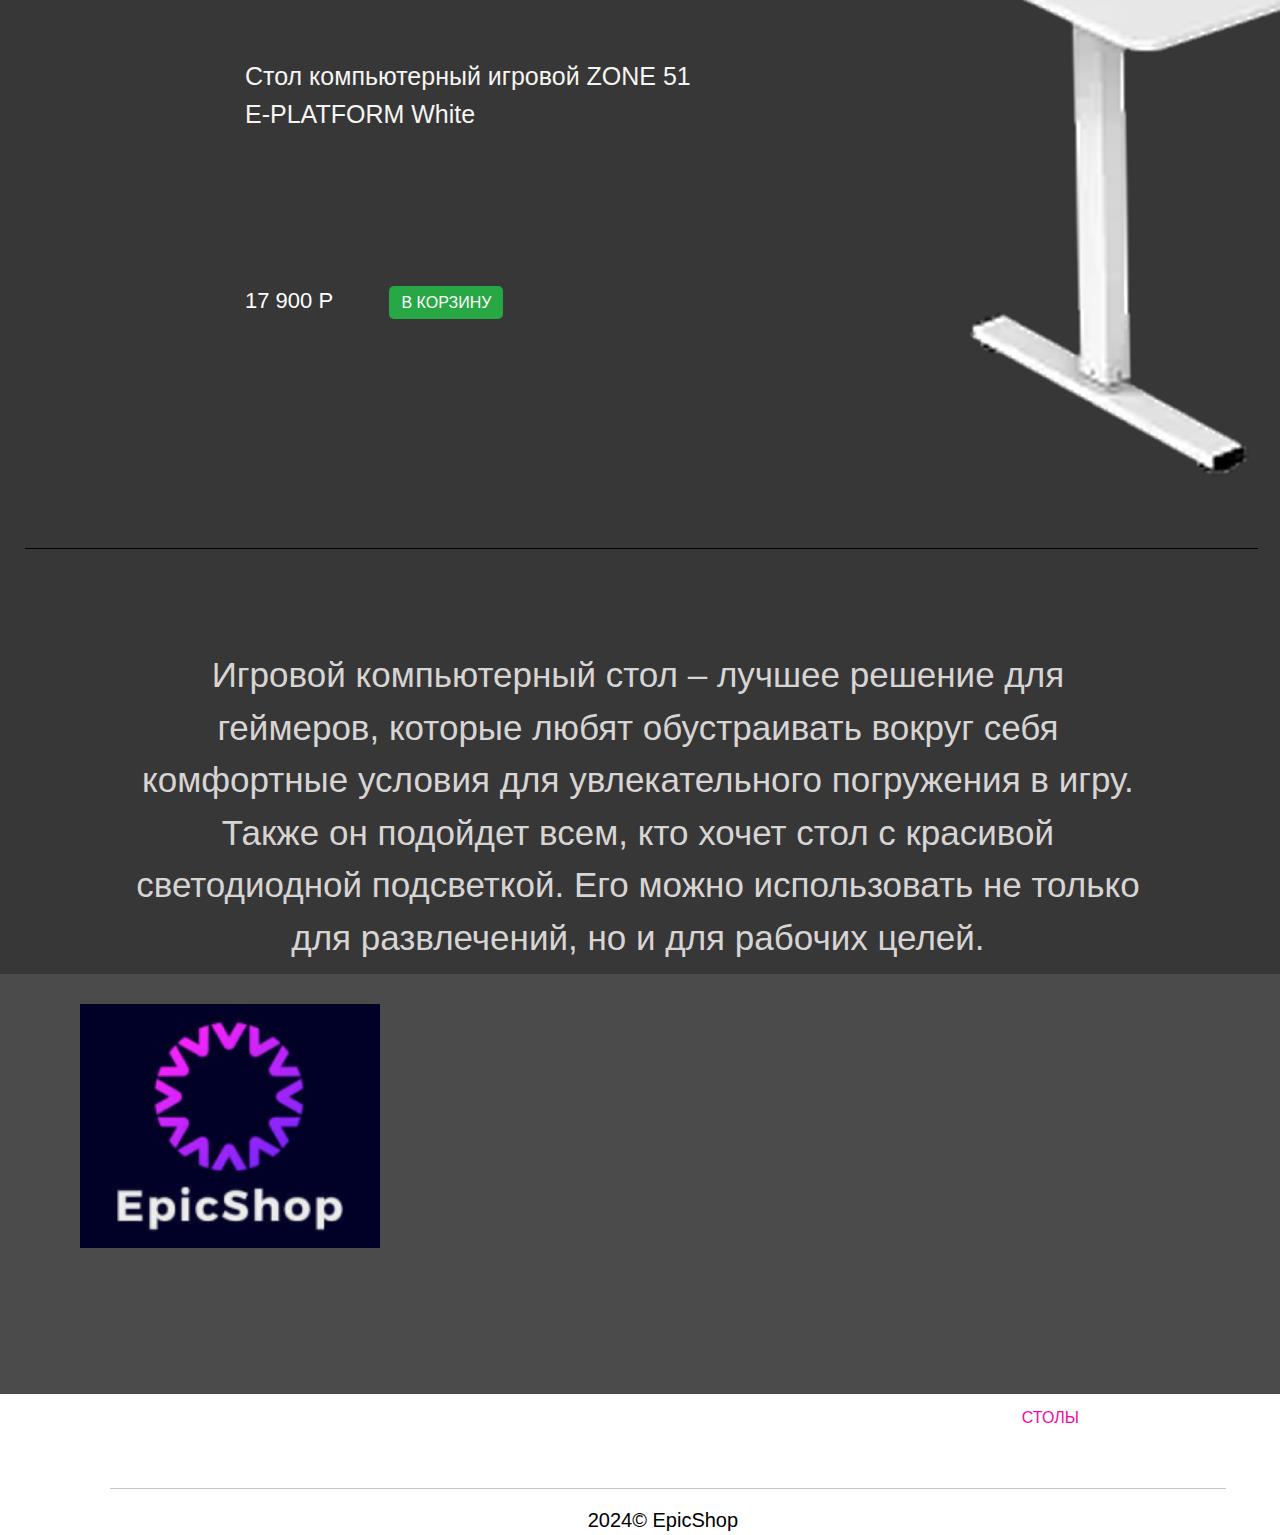
<file: столы.html>
<!DOCTYPE html>
<html lang="en">
<head>
    <meta charset="UTF-8">
    <meta name="viewport" content="width=device-width, initial-scale=1.0">
    <title>EpicShop</title>
<link rel="stylesheet" href="https://cdn.jsdelivr.net/npm/bootstrap@4.0.0/dist/css/bootstrap.min.css" integrity="sha384-Gn5384xqQ1aoWXA+058RXPxPg6fy4IWvTNh0E263XmFcJlSAwiGgFAW/dAiS6JXm" crossorigin="anonymous">
<link rel="stylesheet" href="style.css">
</head>
<body>
  <nav class="navbar navbar-expend-md sticky-top">
    <div class="container-fluid">
      <img class="navbar-brand" src="img\ЛОГО.png" alt="">
      <div class="navbar-menu">
        <ul class="menu">
         <li><a href="index.html">ГЛАВНАЯ</a></li>
         <li><a href="кресла.html">КРЕСЛА</a></li>
         <li><a href="гарнитуры.html">ГАРНИТУРЫ</a></li>
         <li><a href="клавиатуры.html">КЛАВИАТУРЫ</a></li>
         <li><a href="мыши.html">МЫШИ</a></li>
         <li><a href="столы.html">СТОЛЫ</a></li>
         <li class="nav-item dropdown">
           <a class="nav-link dropdown-toggle" href="#" id="navbarDropdown" role="button" data-toggle="dropdown" aria-haspopup="true" aria-expanded="false">
             ПРОЧЕЕ
           </a>
           <div class="dropdown-menu" aria-labelledby="navbarDropdown">
             <a class="dropdown-item" href="прочее(помощь).html">ПОМОЩЬ</a>
             <a class="dropdown-item" href="об оплате и доставке.html">ОБ ОПЛАТЕ И ДОСТАВКЕ</a>
           </div>
           <a href="избранное.html" class="nav-link"><img class="i1" src="img\image 2.png" ></a>
           <a href="корзина.html" class="nav-link"><img class="i1" src="img\image 1.png" ></a>
         </li>
        </ul>
     </div>
    </div>
</nav>

    <main class="container-fluid contant5-1">
      <div class="col-xs-12 col-sm-12 col-md-3 col-lg-3 col-xl-11 ">
        <h1 class="igs">СТОЛЫ</h1>

        <div class="st1">
          <div class="stolek1"><img src="img\столик 1.png" alt=""></div>
          <a href="#" class="serdce4-1" data-id="product-69"><img src="img\image 2.png" alt="" class="serdce4-1"></a>
            <a class="nas1"><h3 class="nas1">PLATFORM AMBILIGHT 160</h3></a>
            <a class="nas1-1"><p class="nas1-1">Стол компьютерный игровой ZONE 51 PLATFORM AMBILIGHT 160 PLATFORM PRO 120 </p></a>
            <p class="cena4-1">24 990 Р</p>
            <a href="#" class="kn1 buy-button"  onclick="addToCart('product-69')">В КОРЗИНУ</a>
             <hr width="110%;" color="#000000" size="5" class="l2">
        </div>

        <div class="st2">
          <div class="stolek2"><img src="img\столик 2.png" alt=""></div>
          <a href="#" class="serdce4-2" data-id="product-70"><img src="img\image 2.png" alt="" class="serdce4-2"></a>
            <a class="nas2"><h3 class="nas2">DXRacer GD/1000/NR </h3></a>
            <a class="nas1-2"><p class="nas1-2">DXRacer GD/1000/NR - черно-красный игровой
              стол<br> из ударопрочного пластика ABS.<br>
              Стол выдерживает нагрузку до 50 кг </p></a>
            <p class="cena4-2">24 990 Р</p>
            <a href="#" class="kn1 buy-button"  onclick="addToCart('product-70')">В КОРЗИНУ</a>
             <hr width="112%" color="#000000" size="5" class="l3">
        </div> 

        <div class="st3">
          <div class="stolek3"><img src="img\столик 3.png" alt=""></div>
          <a href="#" class="serdce4-3" data-id="product-71"><img src="img\image 2.png" alt="" class="serdce4-3"></a>
            <a class="nas3"><h3 class="nas3">Trine RGB Wood</h3></a>
            <a class="nas1-3"><p class="nas1-3">Стол компьютерный игровой ZONE 51<br> 
              TRINE RGB WOOD</p></a>
            <p class="cena4-3">14 790 Р</p>
            <a href="#" class="kn1 buy-button"  onclick="addToCart('product-71')">В КОРЗИНУ</a>
             <hr width="115%" color="#000000" size="5" class="l4">
        </div>

        <div class="st4">
          <div class="stolek4"><img src="img\столик 4.png" alt=""></div>
          <a href="#" class="serdce4-4" data-id="product-72"><img src="img\image 2.png" alt="" class="serdce4-4"></a>
            <a class="nas4"><h3 class="nas4">e-Platform Black</h3></a>
            <a class="nas1-4"><p class="nas1-4">Стол компьютерный игровой ZONE 51<br> 
              E-PLATFORM Black</p></a>
            <p class="cena4-4">14 290 Р</p>
            <a href="#" class="kn1 buy-button"  onclick="addToCart('product-72')">В КОРЗИНУ</a>
             <hr width="115%" color="#000000" size="5" class="l5">
        </div> 

        <div class="st5">
          <div class="stolek5"><img src="img\столик 5.png" alt=""></div>
          <a href="#" class="serdce4-5" data-id="product-73"><img src="img\image 2.png" alt="" class="serdce4-5"></a>
            <a class="nas5"><h3 class="nas5">DXRacer GD/1000/NR </h3></a>
            <a class="nas1-5"><p class="nas1-5">DXRacer GD/1000/NR - черно-красный игровой
              стол<br> из ударопрочного пластика ABS.<br>
              Стол выдерживает нагрузку до 50 кг </p></a>
            <p class="cena4-5">24 990 Р</p>
            <a href="#" class="kn1 buy-button"  onclick="addToCart('product-73')">В КОРЗИНУ</a>
             <hr width="110%" color="#000000" size="5" class="l6">
      </div> 

      <div class="st6">
        <div class="stolek6"><img src="img\столик 6.png" alt=""></div>
        <a href="#" class="serdce4-6" data-id="product-74"><img src="img\image 2.png" alt="" class="serdce4-6"></a>
          <a class="nas6"><h3 class="nas6">RUNWAY WHITE</h3></a>
          <a class="nas1-6"><p class="nas1-6">Стол компьютерный игровой ZONE 51 
            RUNWAY White</p></a>
          <p class="cena4-6">20 100 Р</p>
          <a href="#" class="kn1 buy-button"  onclick="addToCart('product-74')">В КОРЗИНУ</a>
           <hr width="112%" color="#000000" size="5" class="l7">
    </div> 

    <div class="st7">
      <div class="stolek7"><img src="img\столик 7.png" alt=""></div>
      <a href="#" class="serdce4-7" data-id="product-75"><img src="img\image 2.png" alt="" class="serdce4-7"></a>
        <a class="nas7"><h3 class="nas7">e-Platform Wood</h3></a>
        <a class="nas1-7"><p class="nas1-7">Стол компьютерный игровой ZONE 51 
          E-PLATFORM Wood</p></a>
        <p class="cena4-7"> 20 100 Р</p>
        <a href="#" class="kn1 buy-button"  onclick="addToCart('product-75')">В КОРЗИНУ</a>
         <hr width="110%" color="#000000" size="5" class="l8">
  </div> 

  <div class="st8">
    <div class="stolek8"><img src="img\столик 8.png" alt=""></div>
    <a href="#" class="serdce4-8" data-id="product-76"><img src="img\image 2.png" alt="" class="serdce4-8"></a>
      <a class="nas8"><h3 class="nas8">Platform Pro 120</h3></a>
      <a class="nas1-8"><p class="nas1-8">Стол компьютерный игровой ZONE 51 
        PLATFORM PRO 120</p></a>
      <p class="cena4-8"> 23 990 Р</p>
      <a href="#" class="kn1 buy-button"  onclick="addToCart('product-76')">В КОРЗИНУ</a>
       <hr width="114%" color="#000000" size="5" class="l9">
</div> 

<div class="st9">
  <div class="stolek9"><img src="img\столик 9.png" alt=""></div>
  <a href="#" class="serdce4-9" data-id="product-77"><img src="img\image 2.png" alt="" class="serdce4-9"></a>
    <a class="nas9"><h3 class="nas9">Trine</h3></a>
    <a class="nas1-9"><p class="nas1-9">Стол компьютерный игровой ZONE 51
      TRINE</p></a>
    <p class="cena4-9"> 9 900 Р</p>
    <a href="#" class="kn1 buy-button"  onclick="addToCart('product-77')">В КОРЗИНУ</a>
     <hr width="114%" color="#000000" size="5" class="l10">
</div> 

<div class="st10">
  <div class="stolek10"><img src="img\столик 10.png" alt=""></div>
  <a href="#" class="serdce4-10" data-id="product-78"><img src="img\image 2.png" alt="" class="serdce4-10"></a>
    <a class="nas10"><h3 class="nas10">e-Platform White</h3></a>
    <a class="nas1-10"><p class="nas1-10">Стол компьютерный игровой ZONE 51 
      E-PLATFORM White</p></a>
    <p class="cena4-10"> 17 900 Р</p>
    <a href="#" class="kn1 buy-button"  onclick="addToCart('product-78')">В КОРЗИНУ</a>
     <hr width="110%" color="#000000" size="5" class="l11">
</div> 

<p class="tkr">Игровой компьютерный стол – лучшее решение для геймеров, которые любят 
  обустраивать вокруг себя комфортные условия для увлекательного погружения в игру. 
  Также он подойдет всем, кто хочет стол с красивой светодиодной подсветкой. 
  Его можно использовать не только для развлечений, но и для рабочих целей.</p>
    </main>


<div class="container-fluid footer">
      <div class="col-xs-12 col-sm-12 col-md-3 col-lg-3 col-xl-11 ">
        <img class="brand" src="img\ЛОГО.png" alt="">
          <div class="footer-menu">
             <a href="index.html" class="nav-link ">ГЛАВНАЯ</a>
              <a href="кресла.html" class="nav-link">КРЕСЛА</a>
              <a href="гарнитуры.html" class="nav-link">ГАРНИТУРЫ</a>
              <a href="клавиатуры.html" class="nav-link">КЛАВИАТУРЫ</a>
              <a href="мыши.html" class="nav-link">МЫШИ</a>
              <a href="столы.html" class="nav-link active">СТОЛЫ</a>
          </div>
          <hr width="100%;" color="#DDDDDD" size="5" class="lin1">
          <p class="kp">2024© EpicShop</p>
        </div>
      </div>










      <script src="js.js"></script>
    <script src="https://code.jquery.com/jquery-3.2.1.slim.min.js" integrity="sha384-KJ3o2DKtIkvYIK3UENzmM7KCkRr/rE9/Qpg6aAZGJwFDMVNA/GpGFF93hXpG5KkN" crossorigin="anonymous"></script>
    <script src="https://cdn.jsdelivr.net/npm/popper.js@1.12.9/dist/umd/popper.min.js" integrity="sha384-ApNbgh9B+Y1QKtv3Rn7W3mgPxhU9K/ScQsAP7hUibX39j7fakFPskvXusvfa0b4Q" crossorigin="anonymous"></script>
    <script src="https://cdn.jsdelivr.net/npm/bootstrap@4.0.0/dist/js/bootstrap.min.js" integrity="sha384-JZR6Spejh4U02d8jOt6vLEHfe/JQGiRRSQQxSfFWpi1MquVdAyjUar5+76PVCmYl" crossorigin="anonymous"></script>
</body>
</html>
</file>
<file: style.css>
body{
    width: 100%;
    height: 100%;
}
html{
    width: 100%;
    height: 100%;
}
/* NAV */
.menu{
    margin-left: -1550px;
    margin-top: 20px;
}
.dropdown-menu{
    background-color: #0FC130;
}
.menu li{
    display: inline-block;
    margin-left: 70px;
}
.menu li a {
    display: inline-block;
    color:white;
    text-decoration: none;
}
.menu li a:hover {
    color: #F6079F;
}
.navbar-menu{
    display: flex;
    flex-flow: row nowrap;
}
.navbar-brand{
    width: 120px;
    margin-left: 130px;
}
.navbar{
    background-color: #4B4B4B;
    width: 100%;
}
.navbar-toggler{
    background-color: white;
}
.nav-link{
    text-decoration: none;
    color: #fff;
    display: inline-block;
    text-align: center;
    margin-right: 50px;
}
.nav-link:hover{
    color: #F6079F;
}
.act {
color: #F6079F;
}
.i1{
    width: 70%; 
}
.active{
    color: #F6079F;
}

/* CAROUSEL */
.carousel-inner{
    height: 650px;
    
}
.carousel-inner img{
    width: 100%;
    height: 100%;
}
.two{
    transform: translateY(-24%);
}
.thor{
    transform: translateY(-20%);
}
.row{
    background-color: #393737;
    height: 1150px;
}
.new-product{
    color: white;
    font-size: 50px;
    text-align: center;
    margin-left: 100px;
    padding: 56px;
}

.p1{
    background-color: #201D1D;
    width: 500px;
    height: 900px;
    padding: 20px;
    margin-left: 80px;
    margin-bottom: 10px;
}
.im1{
    margin-left: 10px;
}
.p1t{
    color: #71E433;
    font-size: 25px;
    padding: 20px;
    text-align:center;
}
.p1t:hover{
    color: #9aec6e;
}
.p1tm{
    color: #AAAAAA;
    font-size: 22px;
    margin-top: 30px;
    margin-left: 5px;
}
.p1tm:hover{
    color: #f0eeee;
}
.p1s{
    color: #AAAAAA;
    text-align: left;
    font-size: 25px;
    margin: 35px 0px 0px 40px;
    width: 100px;
    display: inline-block;
}
.k1{
    background-color: #1FB831;
    border: none;
    padding: 10px 20px 10px 20px;
    outline: none;
    margin-left: 50px;
    cursor: pointer; 
    color: #fff; 
}
.k1:hover{
    background-color: #2ee908;
    transition: all 0.2s;  
    text-decoration: none;
    color: #4B4B4B;  
}
.p2{
    background-color: #201D1D;
    width: 500px;
    height: 900px;
    padding: 20px;
    border: 20px;
    margin-left: 690px;
    margin-top: -909px;
    margin-bottom: 10px;
}
.im2{
    margin-left: 50px;
    margin-top: 18px;
}
.p2t{
    color: #F9FF52;
    font-size: 25px;
    padding: 20px;
    text-align:center;
    margin-top: -10px;
}
.p2t:hover{
    color: #e0e718;
}
.p2tm{
    color: #AAAAAA;
    font-size: 22px;
    margin-top: 62px;
    margin-left: 5px;
}
.p2tm:hover{
    color: #f0eeee;
}
.p2s{
    color: #AAAAAA;
    text-align: left;
    font-size: 25px;
    margin: 35px 0px 0px 40px;
    width: 100px;
    display: inline-block;
    margin-top: 5px;
}
.k2{
    background-color: #1FB831;
    border: none;
    padding: 10px 20px 10px 20px;
    outline: none;
    margin-left: 50px;
    cursor: pointer; 
    color: #fff; 
    margin-top: 69px;
}
.k2:hover{
    background-color: #2ee908;
    transition: all 0.2s;  
    text-decoration: none;
    color: #4B4B4B;  
}
.p3{
    background-color: #201D1D;
    width: 500px;
    height: 900px;
    padding: 20px;
    margin-left: 1300px;
    margin-top: -909px;
    margin-bottom: 10px;
}
.im3{
    margin-left: 45px;
    margin-top: 18px;
}
.p3t{
    color: #D81313;
    font-size: 25px;
    padding: 20px;
    text-align:center;
    margin-top: 40px;
}
.p3t:hover{
    color: #e95050;
}
.p3tm{
    color: #AAAAAA;
    font-size: 22px;
    margin-top: 62px;
    margin-left: 5px;
}
.p3tm:hover{
    color: #f0eeee;
}
.p3s{
    color: #AAAAAA;
    text-align: left;
    font-size: 25px;
    margin: 35px 0px 0px 40px;
    width: 100px;
    display: inline-block;
    margin-top: 135px;
}
.k3{
    background-color: #1FB831;
    border: none;
    padding: 10px 20px 10px 20px;
    outline: none;
    margin-left: 50px;
    cursor: pointer; 
    color: #fff; 
    margin-top: 69px;
}
.np:hover{
    text-decoration: none;
    color: #6b1313;
}
.tovar-stol{
    background-color: #4B4B4B;
}
.igs{
    color: white;
    font-size: 50px;
    text-align: left;
    margin-left: 100px;
    padding: 56px;
    font-weight: 700;
}

.stol-gl1{
margin-left: 150px;
margin-top: 100px;
}
.stol1{
display: inline-block;
margin-left: 150px;
color: #95D935;
}
.stol1:hover{
    color: #201D1D;
}
.stol2{
    margin-top: 200px;
    display: inline-block;
    margin-left: 250px;
    color: #95D935;
}
.stol2:hover{
    color: #201D1D;
}
.stol-gl2{
margin-left: 83px;
}
.lin1{
    margin-left: 80px;
    margin-top: 50px;
}
.tovar-stul{
    background-color: #393737;
    padding: 50px;
}
.stul-gl1{
    width: 30%;
    margin-left: 250px;
}
.stul-gl2{
    width: 23%;
    margin-left: 300px;
    margin-top: 100px;
}
.stul2{
    margin-top: 200px;
    display: inline-block;
    margin-left: 250px;
    color: #EAEE7B;
}
.stul2:hover{
    color: #201D1D;
}
.stul1{
    margin-top: 200px;
    display: inline-block;
    margin-left: 250px;
    color: #EAEE7B;
}
.stul1:hover{
    color: #201D1D;
}

/*footer*/
.footer{
    background-color: #4B4B4B;
    height: 420px;
}
.footer-menu{
    text-align: center;
    display: inline-block;
    margin-left: 150px;
    margin-top: 150px;
    
}
.brand{
    margin-top: 30px;
    margin-left: 50px;
    width: 300px;
}
.kp{
    text-align:center;
    margin-left: 150px;
    color: #000;
    font-weight: 500;
    font-size: 20px;
}

/*----------------------------------------------------------------------2--------------------------------------------------------------*/

.knPV{
    background-color: #1FB831;
    border: none;
    padding: 10px 20px 10px 20px;
    outline: none;
    margin-left: 40px;
    cursor: pointer; 
    color: #fff;  
    
}
.knPV:hover{
    text-decoration: none;
    color: #000;
    background-color: #2ee908;
    transition: all 0.2s;
}
.knPU{
    background-color: #1FB831;
    border: none;
    padding: 10px 20px 10px 20px;
    outline: none;
    margin-left: 40px;
    cursor: pointer; 
    color: #fff;  
}
.knPU:hover{
    text-decoration: none;
    color: #000;
    background-color: #2ee908;
    transition: all 0.2s;
}
.contant{
    background-color: #383737;
    height: 7200px;
    
}
.price{
    color: #F4EDED;
    margin-left: 40px;
    font-size: 25px;
}
.lin2{
    margin-left: 1px;
    margin-top: -5px;   
}
.serdce{
    margin-left: 150px;
    width: 50px;
    margin-top: -800px;
}
.kr1{
    background-color: #201D1D;
    width: 400px;
    height: 700px;
    padding: 20px;
    margin-left: 680px;
    margin-bottom: 10px;
    margin-top: -100px;
    
}
.st1{
    margin-left: -15px;
    margin-top: -30px;
}
.stn1{
    text-align: center;
    margin-top: 15px;
    color: #EAEE7B;
}
.stn1:hover{
    color: #1FB831;
    text-decoration: none;
}
.cena-minus{
    color: white;
    margin-top: 50px;
    margin-left: 40px;
    font-weight:500px;
    text-decoration: line-through;
}
.cena{
    color: white;
    margin-top: 15px;
    margin-left: 35px;
    font-size: 22px;
    width: 100px;
    display:inline-block ;
}
.kn1{
    background-color: #1FB831;
    border: none;
    padding: 10px 20px 10px 20px;
    outline: none;
    margin-left: 40px;
    cursor: pointer; 
    color: #fff;  
}
.kn1:hover{
    text-decoration: none;
    color: #000;
    background-color: #2ee908;
    transition: all 0.2s;
}

.kr2{
    background-color: #201D1D;
    width: 400px;
    height: 700px;
    padding: 20px;
    margin-left: 1280px;
    margin-bottom: 10px;
    margin-top: -710px;
}
.st2{
    margin-left: 15px;
}
.stn2{
    text-align: center;
    margin-top: 15px;
    color: #EAEE7B;
    font-size: 25px;
}
.stn2:hover{
    color: #1FB831;
    text-decoration: none;
}
.cena2{
    color: white;
    margin-top: 85px;
    margin-left: 35px;
    font-size: 22px;
    width: 100px;
    display:inline-block ;
}
.serdce2{
    margin-left: 150px;
    width: 50px;
    margin-top: -825px;
}
.kr3{
    background-color: #201D1D;
    width: 400px;
    height: 700px;
    padding: 20px;
    margin-left: 100px;
    margin-bottom: 10px;
    margin-top: 100px;
}
.st3{
    margin-left: 50px;
}
.stn3{
    text-align: center;
    margin-top: 15px;
    color: #EAEE7B;
    font-size: 25px;
}
.stn3:hover{
    color: #1FB831;
    text-decoration: none;
}
.cena3{
    color: white;
    margin-top: 80px;
    margin-left: 35px;
    font-size: 22px;
    width: 100px;
    display:inline-block ;
}
.kr4{
    background-color: #201D1D;
    width: 400px;
    height: 700px;
    padding: 20px;
    margin-left: 680px;
    margin-bottom: 10px;
    margin-top: -710px;
    
}
.st4{
    margin-left: 50px;
}
.serdce4{
    margin-left: 150px;
    width: 50px;
    margin-top: -855px;
}
.stn4{
    text-align: center;
    margin-top: -10px;
    color: #EAEE7B;
    font-size: 25px;
}
.stn4:hover{
    color: #1FB831;
    text-decoration: none;
}
.kr5{
    background-color: #201D1D;
    width: 400px;
    height: 700px;
    padding: 20px;
    margin-left: 1280px;
    margin-bottom: 10px;
    margin-top: -710px;
    
}
.st5{
    margin-left: -20px;
}
.cena5{
    color: white;
    margin-top: 75px;
    margin-left: 35px;
    font-size: 22px;
    width: 100px;
    display:inline-block ;
}
.serdce5{
    margin-left: 150px;
    width: 50px;
    margin-top: -870px;
}
.kr6{
    background-color: #201D1D;
    width: 400px;
    height: 700px;
    padding: 20px;
    margin-left: 100px;
    margin-bottom: 10px;
    margin-top: 100px;   
}
.st6{
    margin-left: 20px;
}
.serdce6{
    margin-left: 150px;
    width: 50px;
    margin-top: -800px;
}
.cena6{
    color: white;
    margin-top: 90px;
    margin-left: 35px;
    font-size: 22px;
    width: 100px;
    display:inline-block ;
}
.kr7{
    background-color: #201D1D;
    width: 400px;
    height: 700px;
    padding: 20px;
    margin-left: 680px;
    margin-bottom: 10px;
    margin-top: -710px;   
}
.st7{
    margin-left: -15px;
}
.serdce7{
    margin-left: 150px;
    width: 50px;
    margin-top: -800px;
}
.cena-minus2{
    color: white;
    margin-top: 50px;
    margin-left: 40px;
    font-weight:500px;
    text-decoration: line-through;
}
.cena7{
    color: white;
    margin-top: 9px;
    margin-left: 35px;
    font-size: 22px;
    width: 100px;
    display:inline-block ;
}
.kr8{
    background-color: #201D1D;
    width: 400px;
    height: 700px;
    padding: 20px;
    margin-left: 1280px;
    margin-bottom: 10px;
    margin-top: -710px;   
}
.st8{
    margin-left: 50px;
}
.serdce8{
    margin-left: 150px;
    width: 50px;
    margin-top: -810px;
}
.kr9{
    background-color: #201D1D;
    width: 400px;
    height: 700px;
    padding: 20px;
    margin-left: 100px;
    margin-bottom: 10px;
    margin-top: 100px;   
}
.st9{
    margin-left: 50px;
    margin-top: -25px;
}
.serdce9{
    margin-left: 150px;
    width: 50px;
    margin-top: -870px;
}
.cena9{
    color: white;
    margin-top: 69px;
    margin-left: 35px;
    font-size: 22px;
    width: 100px;
    display:inline-block ;
}
.kr10{
    background-color: #201D1D;
    width: 400px;
    height: 700px;
    padding: 20px;
    margin-left: 680px;
    margin-bottom: 10px;
    margin-top: -710px;   
}
.st10{
    margin-left: -5px;
    margin-top: -40px;
}
.serdce10{
    margin-left: 150px;
    width: 50px;
    margin-top: -920px;
}
.stn10{
    text-align: center;
    margin-top: -35px;
    color: #EAEE7B;
    font-size: 25px;
}
.stn10:hover{
    color: #1FB831;
    text-decoration: none;
}
.cena10{
    color: white;
    margin-top: 60px;
    margin-left: 35px;
    font-size: 22px;
    width: 100px;
    display:inline-block ;
}
.kr11{
    background-color: #201D1D;
    width: 400px;
    height: 700px;
    padding: 20px;
    margin-left: 1280px;
    margin-bottom: 10px;
    margin-top: -710px;   
}
.st11{
    margin-left: -40px;
    margin-top: -30px;
}
.serdce11{
    margin-left: 150px;
    width: 50px;
    margin-top: -860px;
}
.stn11{
    text-align: center;
    margin-top: -15px;
    color: #EAEE7B;
    font-size: 25px;
}
.stn11:hover{
    color: #1FB831;
    text-decoration: none;
}
.cena11{
    color: white;
    margin-top: 40px;
    margin-left: 35px;
    font-size: 22px;
    width: 100px;
    display:inline-block ;
}
.kr12{
    background-color: #201D1D;
    width: 400px;
    height: 700px;
    padding: 20px;
    margin-left: 100px;
    margin-bottom: 10px;
    margin-top: 100px;   
}
.st12{
    margin-left: -10px;
}
.serdce12{
    margin-left: 150px;
    width: 50px;
    margin-top: -870px;
}
.stn12{
    text-align: center;
    margin-top: -35px;
    color: #EAEE7B;
    font-size: 25px;
}
.stn12:hover{
    color: #1FB831;
    text-decoration: none;
}
.cena12{
    color: white;
    margin-top: 91px;
    margin-left: 35px;
    font-size: 22px;
    width: 100px;
    display:inline-block ;
}
.kr13{
    background-color: #201D1D;
    width: 400px;
    height: 700px;
    padding: 20px;
    margin-left: 680px;
    margin-bottom: 10px;
    margin-top: -710px;   
}
.st13{
    margin-left: 70px;
}
.serdce13{
    margin-left: 150px;
    width: 50px;
    margin-top: -860px;
}
.stn13{
    text-align: center;
    margin-top: -25px;
    color: #EAEE7B;
    font-size: 25px;
}
.stn13:hover{
    color: #1FB831;
    text-decoration: none;
}
.cena13{
    color: white;
    margin-top: 90px;
    margin-left: 35px;
    font-size: 22px;
    width: 100px;
    display:inline-block ;
}
.kr14{
    background-color: #201D1D;
    width: 400px;
    height: 700px;
    padding: 20px;
    margin-left: 1280px;
    margin-bottom: 10px;
    margin-top: -710px;   
}
.st14{
    margin-top: -50px;
}
.serdce14{
    margin-left: 150px;
    width: 50px;
    margin-top: -880px;
}
.stn14{
    text-align: center;
    margin-top: -25px;
    color: #EAEE7B;
    font-size: 25px;
}
.stn14:hover{
    color: #1FB831;
    text-decoration: none;
}
.cena14{
    color: white;
    margin-top: 80px;
    margin-left: 35px;
    font-size: 22px;
    width: 100px;
    display:inline-block ;
}
.kr15{
    background-color: #201D1D;
    width: 400px;
    height: 700px;
    padding: 20px;
    margin-left: 100px;
    margin-bottom: 10px;
    margin-top: 100px;   
}
.st15{
    margin-left: 55px;
}
.serdce15{
    margin-left: 150px;
    width: 50px;
    margin-top: -840px;
}
.stn15{
    text-align: center;
    margin-top: -20px;
    color: #EAEE7B;
    font-size: 25px;
}
.stn15:hover{
    color: #1FB831;
    text-decoration: none;
}
.cena15{
    color: white;
    margin-top: 80px;
    margin-left: 35px;
    font-size: 22px;
    width: 100px;
    display:inline-block ;
}
.kr16{
    background-color: #201D1D;
    width: 400px;
    height: 700px;
    padding: 20px;
    margin-left: 680px;
    margin-bottom: 10px;
    margin-top: -710px;   
}
.st16{
    margin-left: 50px;
}
.serdce16{
    margin-left: 150px;
    width: 50px;
    margin-top: -830px;
}
.stn16{
    text-align: center;
    margin-top: -20px;
    color: #EAEE7B;
    font-size: 25px;
}
.stn16:hover{
    color: #1FB831;
    text-decoration: none;
}
.cena16{
    color: white;
    margin-top: 80px;
    margin-left: 35px;
    font-size: 22px;
    width: 100px;
    display:inline-block ;
}
.kr17{
    background-color: #201D1D;
    width: 400px;
    height: 700px;
    padding: 20px;
    margin-left: 1280px;
    margin-bottom: 10px;
    margin-top: -710px;   
}
.st17{
    margin-left: 5px;
    margin-top: -10px;
}
.serdce17{
    margin-left: 150px;
    width: 50px;
    margin-top: -845px;
}
.stn17{
    text-align: center;
    margin-top: -30px;
    color: #EAEE7B;
    font-size: 25px;
}
.stn17:hover{
    color: #1FB831;
    text-decoration: none;
}
.cena17{
    color: white;
    margin-top: 80px;
    margin-left: 35px;
    font-size: 22px;
    width: 100px;
    display:inline-block ;
}
.kr18{
    background-color: #201D1D;
    width: 400px;
    height: 700px;
    padding: 20px;
    margin-left: 100px;
    margin-bottom: 10px;
    margin-top: 100px;   
}
.st18{
    margin-left: 30px;
    
}
.serdce18{
    margin-left: 150px;
    width: 50px;
    margin-top: -845px;
}
.stn18{
    text-align: center;
    margin-top: -30px;
    color: #EAEE7B;
    font-size: 25px;
}
.stn18:hover{
    color: #1FB831;
    text-decoration: none;
}
.cena18{
    color: white;
    margin-top: 90px;
    margin-left: 35px;
    font-size: 22px;
    width: 100px;
    display:inline-block;
}
.kr19{
    background-color: #201D1D;
    width: 400px;
    height: 700px;
    padding: 20px;
    margin-left: 680px;
    margin-bottom: 10px;
    margin-top: -710px;   
}
.st19{
    margin-left: 40px;
    
}
.serdce19{
    margin-left: 150px;
    width: 50px;
    margin-top: -840px;
}
.stn19{
    text-align: center;
    margin-top: -30px;
    color: #EAEE7B;
    font-size: 25px;
}
.stn19:hover{
    color: #1FB831;
    text-decoration: none;
}
.cena19{
    color: white;
    margin-top: 90px;
    margin-left: 35px;
    font-size: 22px;
    width: 100px;
    display:inline-block;
}
.kr20{
    background-color: #201D1D;
    width: 400px;
    height: 700px;
    padding: 20px;
    margin-left: 1280px;
    margin-bottom: 10px;
    margin-top: -710px;   
}
.st20{
    margin-left: -20px;
    margin-top: -30px;
    
}
.serdce20{
    margin-left: 150px;
    width: 50px;
    margin-top: -830px;
}
.stn20{
    text-align: center;
    margin-top: -30px;
    color: #EAEE7B;
    font-size: 25px;
}
.stn20:hover{
    color: #1FB831;
    text-decoration: none;
}
.cena20{
    color: white;
    margin-top: 95px;
    margin-left: 35px;
    font-size: 22px;
    width: 100px;
    display:inline-block;
}
.kr21{
    background-color: #201D1D;
    width: 400px;
    height: 700px;
    padding: 20px;
    margin-left: 100px;
    margin-bottom: 10px;
    margin-top: 100px;   
}
.st21{
    margin-left: -25px;
    
}
.serdce21{
    margin-left: 150px;
    width: 50px;
    margin-top: -860px;
}
.stn21{
    text-align: center;
    margin-top: -20px;
    color: #EAEE7B;
    font-size: 25px;
}
.stn21:hover{
    color: #1FB831;
    text-decoration: none;
}
.cena21{
    color: white;
    margin-top: 80px;
    margin-left: 35px;
    font-size: 22px;
    width: 100px;
    display:inline-block;
}
.kr22{
    background-color: #201D1D;
    width: 400px;
    height: 700px;
    padding: 20px;
    margin-left: 680px;
    margin-bottom: 10px;
    margin-top: -710px;   
}
.st22{
    margin-left: 30px;
    margin-top: -10px;
    
}
.serdce22{
    margin-left: 150px;
    width: 50px;
    margin-top: -835px;
}
.stn22{
    text-align: center;
    margin-top: -10px;
    color: #EAEE7B;
    font-size: 25px;
}
.stn22:hover{
    color: #1FB831;
    text-decoration: none;
}
.cena22{
    color: white;
    margin-top: 83px;
    margin-left: 35px;
    font-size: 22px;
    width: 100px;
    display:inline-block;
}
.kr23{
    background-color: #201D1D;
    width: 400px;
    height: 700px;
    padding: 20px;
    margin-left: 1280px;
    margin-bottom: 10px;
    margin-top: -710px;   
}
.st23{
    margin-left: 20px;
}
.serdce23{
    margin-left: 150px;
    width: 50px;
    margin-top: -855px;
}
.stn23{
    text-align: center;
    margin-top: -20px;
    color: #EAEE7B;
    font-size: 25px;
}
.stn23:hover{
    color: #1FB831;
    text-decoration: none;
}
.cena23{
    color: white;
    margin-top: 85px;
    margin-left: 35px;
    font-size: 22px;
    width: 100px;
    display:inline-block;
}
.tkr{
    text-align: center;
    font-size: 35px;
    margin-left: 100px;
    margin-top: 100px;
    color: #D7D4D4;
}
.tkr2{
    text-align: center;
    font-size: 35px;
    margin-left: 100px;
    margin-top: 100px;
    color: #D7D4D4;
}

/*--------------------------------гарнитура---------------------------------------------*/
.contant2{
    background-color: #383737;
    height: 3550px;
    
}
.na1{
    background-color: #201D1D;
    width: 400px;
    height: 700px;
    padding: 20px;
    margin-left: 530px;
    margin-bottom: 10px;
    margin-top: -100px;
    
}

.gr1{
    margin-left: -50px;
    margin-top: 20px;
}
.serdce1-1{
    margin-left: 150px;
    width: 50px;
    margin-top: -700px;
}
.nan1{
    text-align: center;
    margin-top:15px;
    color: #f5f5f3;
    font-size: 25px;
}
.nan1:hover{
    color: #1FB831;
    text-decoration: none;
}
.cena1-1{
    color: white;
    margin-top: 130px;
    margin-left: 35px;
    font-size: 22px;
    width: 100px;
    display:inline-block;
}
.na2{
    background-color: #201D1D;
    width: 400px;
    height: 700px;
    padding: 20px;
    margin-left: 965px;
    margin-bottom: 10px;
    margin-top: -710px;
    
}
.gr2{
    margin-top: 20px;
}
.serdce1-2{
    margin-left: 150px;
    width: 50px;
    margin-top: -670px;
}
.nan2{
    text-align: center;
    margin-top:30px;
    color: #f5f5f3;
    font-size: 25px;
}
.nan2:hover{
    color: #1FB831;
    text-decoration: none;
}
.cena1-2{
    color: white;
    margin-top: 130px;
    margin-left: 35px;
    font-size: 22px;
    width: 100px;
    display:inline-block;
}
.na3{
    background-color: #201D1D;
    width: 400px;
    height: 700px;
    padding: 20px;
    margin-left: 1400px;
    margin-bottom: 10px;
    margin-top: -710px;
}
.gr3{
    margin-top: -25px;
    margin-left: 30px;
}
.serdce1-3{
    margin-left: 150px;
    width: 50px;
    margin-top: -690px;
}
.nan3{
    text-align: center;
    margin-top: 10px;
    color: #f5f5f3;
    font-size: 25px;
}
.nan3:hover{
    color: #1FB831;
    text-decoration: none;
}
.cena1-3{
    color: white;
    margin-top: 130px;
    margin-left: 35px;
    font-size: 22px;
    width: 100px;
    display:inline-block;
}
.na4{
    background-color: #201D1D;
    width: 400px;
    height: 700px;
    padding: 20px;
    margin-left: 100px;
    margin-bottom: 10px;
    margin-top: 60px;
}
.gr4{
    margin-top: 35px;
}
.serdce1-4{
    margin-left: 150px;
    width: 50px;
    margin-top: -660px;
}
.nan4{
    text-align: center;
    margin-top: 30px;
    color: #fafafa;
    font-size: 25px;
}
.nan4:hover{
    color: #1FB831;
    text-decoration: none;
}
.cena1-4{
    color: white;
    margin-top: 135px;
    margin-left: 35px;
    font-size: 22px;
    width: 100px;
    display:inline-block ;
}
.na5{
    background-color: #201D1D;
    width: 400px;
    height: 700px;
    padding: 20px;
    margin-left: 530px;
    margin-bottom: 10px;
    margin-top: -710px;
    
}
.gr5{
    margin-top: -20px;
}
.serdce1-5{
    margin-left: 150px;
    width: 50px;
    margin-top: -650px;
}
.nan5{
    text-align: center;
    margin-top: 06px;
    color: #ffffff;
    font-size: 25px;
}
.nan5:hover{
    color: #1FB831;
    text-decoration: none;
}
.cena1-5{
    color: white;
    margin-top: 135px;
    margin-left: 35px;
    font-size: 22px;
    width: 100px;
    display:inline-block ;
}
.na6{
    background-color: #201D1D;
    width: 400px;
    height: 700px;
    padding: 20px;
    margin-left: 965px;
    margin-bottom: 10px;
    margin-top: -710px;
    
}
.gr6{
    margin-top: 30px;
    margin-left: 20px;
}
.serdce1-6{
    margin-left: 150px;
    width: 50px;
    margin-top: -610px;
}
.nan6{
    text-align: center;
    margin-top: 50px;
    color: #ffffff;
    font-size: 25px;
}
.nan6:hover{
    color: #1FB831;
    text-decoration: none;
}
.cena1-6{
    color: white;
    margin-top: 135px;
    margin-left: 35px;
    font-size: 22px;
    width: 100px;
    display:inline-block ;
}
.na7{
    background-color: #201D1D;
    width: 400px;
    height: 700px;
    padding: 20px;
    margin-left: 1400px;
    margin-bottom: 10px;
    margin-top: -710px;
    
}
.gr7{
    margin-top: 30px;
    margin-left: -10px;
}
.serdce1-7{
    margin-left: 150px;
    width: 50px;
    margin-top: -610px;
}
.nan7{
    text-align: center;
    margin-top: 50px;
    color: #ffffff;
    font-size: 25px;
}
.nan7:hover{
    color: #1FB831;
    text-decoration: none;
}
.cena1-7{
    color: white;
    margin-top: 135px;
    margin-left: 35px;
    font-size: 22px;
    width: 100px;
    display:inline-block ;
}
.na8{
    background-color: #201D1D;
    width: 400px;
    height: 700px;
    padding: 20px;
    margin-left: 100px;
    margin-bottom: 10px;
    margin-top: 60px;
}
.gr8{
    margin-top: -30px;
    margin-left: -10px;
}
.serdce1-8{
    margin-left: 150px;
    width: 50px;
    margin-top: -700px;
}
.nan8{
    text-align: center;
    margin-top: -10px;
    color: #fafafa;
    font-size: 25px;
}
.nan8:hover{
    color: #1FB831;
    text-decoration: none;
}
.cena1-8{
    color: white;
    margin-top: 155px;
    margin-left: 35px;
    font-size: 22px;
    width: 100px;
    display:inline-block ;
}
.na9{
    background-color: #201D1D;
    width: 400px;
    height: 700px;
    padding: 20px;
    margin-left: 530px;
    margin-bottom: 10px;
    margin-top: -710px;
    
}
.gr9{
    margin-top: -25px;
}
.serdce1-9{
    margin-left: 150px;
    width: 50px;
    margin-top: -693px;
}
.nan9{
    text-align: center;
    margin-top: -10px;
    color: #ffffff;
    font-size: 25px;
}
.nan9:hover{
    color: #1FB831;
    text-decoration: none;
}
.cena1-9{
    color: white;
    margin-top: 156px;
    margin-left: 35px;
    font-size: 22px;
    width: 100px;
    display:inline-block ;
}
.na10{
    background-color: #201D1D;
    width: 400px;
    height: 700px;
    padding: 20px;
    margin-left: 965px;
    margin-bottom: 10px;
    margin-top: -710px;
    
}
.gr10{
    margin-top: 5px;
    margin-left: 20px;
}
.serdce1-10{
    margin-left: 150px;
    width: 50px;
    margin-top: -653px;
}
.nan10{
    text-align: center;
    margin-top: 10px;
    color: #ffffff;
    font-size: 25px;
}
.nan10:hover{
    color: #1FB831;
    text-decoration: none;
}
.cena1-10{
    color: white;
    margin-top: 156px;
    margin-left: 35px;
    font-size: 22px;
    width: 100px;
    display:inline-block ;
}
.na11{
    background-color: #201D1D;
    width: 400px;
    height: 700px;
    padding: 20px;
    margin-left: 1400px;
    margin-bottom: 10px;
    margin-top: -710px;
    
}
.gr11{
    margin-top: 5px;
    margin-left: px;
}
.serdce1-11{
    margin-left: 150px;
    width: 50px;
    margin-top: -722px;
}
.nan11{
    text-align: center;
    margin-top: -30px;
    color: #ffffff;
    font-size: 25px;
}
.nan11:hover{
    color: #1FB831;
    text-decoration: none;
}
.cena1-11{
    color: white;
    margin-top: 163px;
    margin-left: 35px;
    font-size: 22px;
    width: 100px;
    display:inline-block ;
}
.na12{
    background-color: #201D1D;
    width: 400px;
    height: 700px;
    padding: 20px;
    margin-left: 100px;
    margin-bottom: 10px;
    margin-top: 60px;
}
.gr12{
    margin-top: 10px;
    margin-left: -10px;
}
.serdce1-12{
    margin-left: 150px;
    width: 50px;
    margin-top: -740px;
}
.nan12{
    text-align: center;
    margin-top: 20px;
    color: #fafafa;
    font-size: 25px;
}
.nan12:hover{
    color: #1FB831;
    text-decoration: none;
}
.cena1-12{
    color: white;
    margin-top: 80px;
    margin-left: 35px;
    font-size: 22px;
    width: 100px;
    display:inline-block ;
}
.na13{
    background-color: #201D1D;
    width: 400px;
    height: 700px;
    padding: 20px;
    margin-left: 530px;
    margin-bottom: 10px;
    margin-top: -710px;
    
}
.gr13{
    margin-top: 35px;
    margin-left: 20px;
}
.serdce1-13{
    margin-left: 150px;
    width: 50px;
    margin-top: -610px;
}
.nan13{
    text-align: center;
    margin-top: 85px;
    color: #ffffff;
    font-size: 25px;
}
.nan13:hover{
    color: #1FB831;
    text-decoration: none;
}
.cena1-13{
    color: white;
    margin-top: 110px;
    margin-left: 35px;
    font-size: 22px;
    width: 100px;
    display:inline-block ;
}
.na14{
    background-color: #201D1D;
    width: 400px;
    height: 700px;
    padding: 20px;
    margin-left: 965px;
    margin-bottom: 10px;
    margin-top: -710px;
    
}
.gr14{
    margin-top: -25px;
    margin-left: 13px;
}
.serdce1-14{
    margin-left: 150px;
    width: 50px;
    margin-top: -633px;
}
.nan14{
    text-align: center;
    margin-top: 5px;
    color: #ffffff;
    font-size: 25px;
}
.nan14:hover{
    color: #1FB831;
    text-decoration: none;
}
.cena1-14{
    color: white;
    margin-top: 117px;
    margin-left: 35px;
    font-size: 22px;
    width: 100px;
    display:inline-block ;
}
.na15{
    background-color: #201D1D;
    width: 400px;
    height: 700px;
    padding: 20px;
    margin-left: 1400px;
    margin-bottom: 10px;
    margin-top: -710px;
}
.gr15{
    margin-top: -40px;
    margin-left: 57px;
}
.serdce1-15{
    margin-left: 150px;
    width: 50px;
    margin-top: -644px;
}
.nan15{
    text-align: center;
    margin-top: 0px;
    color: #ffffff;
    font-size: 25px;
}
.nan15:hover{
    color: #1FB831;
    text-decoration: none;
}
.cena1-15{
    color: white;
    margin-top: 117px;
    margin-left: 35px;
    font-size: 22px;
    width: 100px;
    display:inline-block ;
}
/*--------------------------------------------------клавиатуры--------------------------------------------------------*/
.contant3{
    background-color: #383737;
    height: 3300px;
}
.kl1{
    background-color: #201D1D;
    width: 400px;
    height: 650px;
    padding: 20px;
    margin-left: 530px;
    margin-bottom: 10px;
    margin-top: -100px;
    
}

.klv1{
    margin-left: 0px;
    margin-top: 70px;
}
.serdce2-1{
    margin-left: 150px;
    width: 50px;
    margin-top: -500px;
}
.nak1{
    text-align: center;
    margin-top:45px;
    color: #f8f8f8;
    font-size: 25px;
}
.nak1:hover{
    color: #1FB831;
    text-decoration: none;
}
.cena2-1{
    color: white;
    margin-top: 130px;
    margin-left: 35px;
    font-size: 22px;
    width: 100px;
    display:inline-block;
}
.kl2{
    background-color: #201D1D;
    width: 400px;
    height: 650px;
    padding: 20px;
    margin-left: 965px;
    margin-bottom: 10px;
    margin-top: -660px;
    
}
.klv2{
    margin-top: 40px;
    margin-left: -20px;
}
.serdce2-2{
    margin-left: 150px;
    width: 50px;
    margin-top: -550px;
}
.nak2{
    text-align: center;
    margin-top:20px;
    color: #f8f8f8;
    font-size: 25px;
}
.nak2:hover{
    color: #1FB831;
    text-decoration: none;
}
.cena2-2{
    color: white;
    margin-top: 98px;
    margin-left: 35px;
    font-size: 22px;
    width: 100px;
    display:inline-block;
}
.kl3{
    background-color: #201D1D;
    width: 400px;
    height: 650px;
    padding: 20px;
    margin-left: 1400px;
    margin-bottom: 10px;
    margin-top: -660px;
}
.klv3{
    margin-top: 90px;
    margin-left: -20px;
}
.serdce2-3{
    margin-left: 150px;
    width: 50px;
    margin-top: -485px;
}
.nak3{
    text-align: center;
    margin-top: 50px;
    color: #ffffff;
    font-size: 25px;
}
.nak3:hover{
    color: #1FB831;
    text-decoration: none;
}
.cena2-3{
    color: white;
    margin-top: 101px;
    margin-left: 35px;
    font-size: 22px;
    width: 100px;
    display:inline-block;
}
.kl4{
    background-color: #201D1D;
    width: 400px;
    height: 650px;
    padding: 20px;
    margin-left: 100px;
    margin-bottom: 10px;
    margin-top: 60px;
}
.klv4{
    margin-top: 60px;
}
.serdce2-4{
    margin-left: 150px;
    width: 50px;
    margin-top: -490px;
}
.nak4{
    text-align: center;
    margin-top: 30px;
    color: #fafafa;
    font-size: 25px;
}
.nak4:hover{
    color: #1FB831;
    text-decoration: none;
}
.cena2-4{
    color: white;
    margin-top: 135px;
    margin-left: 35px;
    font-size: 22px;
    width: 100px;
    display:inline-block ;
}
.kl5{
    background-color: #201D1D;
    width: 400px;
    height: 650px;
    padding: 20px;
    margin-left: 530px;
    margin-bottom: 10px;
    margin-top: -660px;
    
}

.klv5{
    margin-left: -20px;
    margin-top:20px;
}
.serdce2-5{
    margin-left: 150px;
    width: 50px;
    margin-top: -580px;
}
.nak5{
    text-align: center;
    margin-top: 5px;
    color: #f7f7f7;
    font-size: 25px;
}
.nak5:hover{
    color: #1FB831;
    text-decoration: none;
}
.cena2-5{
    color: white;
    margin-top: 105px;
    margin-left: 35px;
    font-size: 22px;
    width: 100px;
    display:inline-block;
}
.kl6{
    background-color: #201D1D;
    width: 400px;
    height: 650px;
    padding: 20px;
    margin-left: 965px;
    margin-bottom: 10px;
    margin-top: -660px;
}
.klv6{
    margin-left: 6px;
    margin-top: 35px;
}
.serdce2-6{
    margin-left: 150px;
    width: 50px;
    margin-top: -570px;
}
.nak6{
    text-align: center;
    margin-top: 7px;
    color: #fcfcfc;
    font-size: 25px;
}
.nak6:hover{
    color: #1FB831;
    text-decoration: none;
}
.cena2-6{
    color: white;
    margin-top: 136px;
    margin-left: 35px;
    font-size: 22px;
    width: 100px;
    display:inline-block;
}
.kl7{
    background-color: #201D1D;
    width: 400px;
    height: 650px;
    padding: 20px;
    margin-left: 1400px;
    margin-bottom: 10px;
    margin-top: -660px;
}
.klv7{
    margin-left: -12px;
    margin-top: 35px;
}
.serdce2-7{
    margin-left: 150px;
    width: 50px;
    margin-top: -590px;
}
.nak7{
    text-align: center;
    margin-top: -6px;
    color: #fafafa;
    font-size: 25px;
}
.nak7:hover{
    color: #1FB831;
    text-decoration: none;
}
.cena2-7{
    color: white;
    margin-top: 140px;
    margin-left: 35px;
    font-size: 22px;
    width: 100px;
    display:inline-block;
}
.kl8{
    background-color: #201D1D;
    width: 400px;
    height: 650px;
    padding: 20px;
    margin-left: 100px;
    margin-bottom: 10px;
    margin-top: 60px;
}
.klv8{
    margin-left: -10px;
}
.serdce2-8{
    margin-left: 150px;
    width: 50px;
    margin-top: -570px;
}
.nak8{
    text-align: center;
    margin-top: 20px;
    color: #fafafa;
    font-size: 25px;
}
.nak8:hover{
    color: #1FB831;
    text-decoration: none;
}
.cena2-8{
    color: white;
    margin-top: 130px;
    margin-left: 35px;
    font-size: 22px;
    width: 100px;
    display:inline-block ;
}
.kl9{
    background-color: #201D1D;
    width: 400px;
    height: 650px;
    padding: 20px;
    margin-left: 530px;
    margin-bottom: 10px;
    margin-top: -660px;
}
.klv9{
    margin-left: 5px;
    margin-top: 90px;
}
.serdce2-9{
    margin-left: 150px;
    width: 50px;
    margin-top: -430px;
}
.nak9{
    text-align: center;
    margin-top: 90px;
    color: #fafafa;
    font-size: 25px;
}
.nak9:hover{
    color: #1FB831;
    text-decoration: none;
}
.cena2-9{
    color: white;
    margin-top: 130px;
    margin-left: 35px;
    font-size: 22px;
    width: 100px;
    display:inline-block ;
}
.kl10{
    background-color: #201D1D;
    width: 400px;
    height: 650px;
    padding: 20px;
    margin-left: 965px;
    margin-bottom: 10px;
    margin-top: -660px;
}
.klv10{
    margin-left: 5px;
    margin-top: 60px;
}
.serdce2-10{
    margin-left: 150px;
    width: 50px;
    margin-top: -450px;
}
.nak10{
    text-align: center;
    margin-top: 80px;
    color: #fafafa;
    font-size: 25px;
}
.nak10:hover{
    color: #1FB831;
    text-decoration: none;
}
.cena2-10{
    color: white;
    margin-top: 130px;
    margin-left: 35px;
    font-size: 22px;
    width: 100px;
    display:inline-block ;
}
.kl11{
    background-color: #201D1D;
    width: 400px;
    height: 650px;
    padding: 20px;
    margin-left: 1400px;
    margin-bottom: 10px;
    margin-top: -660px;
}
.klv11{
    margin-left: -5px;
    margin-top: 80px;
}
.serdce2-11{
    margin-left: 150px;
    width: 50px;
    margin-top: -520px;
}
.nak11{
    text-align: center;
    margin-top: 40px;
    color: #fafafa;
    font-size: 25px;
}
.nak11:hover{
    color: #1FB831;
    text-decoration: none;
}
.cena2-11{
    color: white;
    margin-top: 135px;
    margin-left: 35px;
    font-size: 22px;
    width: 100px;
    display:inline-block ;
}
.kl12{
    background-color: #201D1D;
    width: 400px;
    height: 650px;
    padding: 20px;
    margin-left: 100px;
    margin-bottom: 10px;
    margin-top: 60px;
}
.klv12{
    margin-left: -20px;
    margin-top: 40px;
}
.serdce2-12{
    margin-left: 150px;
    width: 50px;
    margin-top: -570px;
}
.nak12{
    text-align: center;
    margin-top: 20px;
    color: #fafafa;
    font-size: 25px;
}
.nak12:hover{
    color: #1FB831;
    text-decoration: none;
}
.cena2-12{
    color: white;
    margin-top: 130px;
    margin-left: 35px;
    font-size: 22px;
    width: 100px;
    display:inline-block ;
}
.kl13{
    background-color: #201D1D;
    width: 400px;
    height: 650px;
    padding: 20px;
    margin-left: 530px;
    margin-bottom: 10px;
    margin-top: -660px;
}
.klv13{
    margin-left: 5px;
    margin-top: 70px;
}
.serdce2-13{
    margin-left: 150px;
    width: 50px;
    margin-top: -540px;
}
.nak13{
    text-align: center;
    margin-top: 30px;
    color: #fafafa;
    font-size: 25px;
}
.nak13:hover{
    color: #1FB831;
    text-decoration: none;
}
.cena2-13{
    color: white;
    margin-top: 130px;
    margin-left: 35px;
    font-size: 22px;
    width: 100px;
    display:inline-block ;
}
.kl14{
    background-color: #201D1D;
    width: 400px;
    height: 650px;
    padding: 20px;
    margin-left: 965px;
    margin-bottom: 10px;
    margin-top: -660px;
}
.klv14{
    margin-left: -20px;
    margin-top: 90px;
}
.serdce2-14{
    margin-left: 150px;
    width: 50px;
    margin-top: -410px;
}
.nak14{
    text-align: center;
    margin-top: 90px;
    color: #fafafa;
    font-size: 25px;
}
.nak14:hover{
    color: #1FB831;
    text-decoration: none;
}
.cena2-14{
    color: white;
    margin-top: 106px;
    margin-left: 35px;
    font-size: 22px;
    width: 100px;
    display:inline-block ;
}
.kl15{
    background-color: #201D1D;
    width: 400px;
    height: 650px;
    padding: 20px;
    margin-left: 1400px;
    margin-bottom: 10px;
    margin-top: -660px;
}
.klv15{
    margin-left: -20px;
    margin-top: 70px;
}
.serdce2-15{
    margin-left: 150px;
    width: 50px;
    margin-top: -490px;
}
.nak15{
    text-align: center;
    margin-top: 50px;
    color: #fafafa;
    font-size: 25px;
}
.nak15:hover{
    color: #1FB831;
    text-decoration: none;
}
.cena2-15{
    color: white;
    margin-top: 137px;
    margin-left: 35px;
    font-size: 22px;
    width: 100px;
    display:inline-block ;
}
/*---------------------------------мыши---------------------------------------*/
.contant4{
    background-color: #383737;
    height: 3250px;
    
}
.ma1{
    background-color: #201D1D;
    width: 400px;
    height: 700px;
    padding: 20px;
    margin-left: 530px;
    margin-bottom: 10px;
    margin-top: -100px;
    
}

.gm1{
    margin-left: -50px;
    margin-top: 20px;
}
.serdce3-1{
    margin-left: 150px;
    width: 50px;
    margin-top: -680px;
}
.nam1{
    text-align: center;
    margin-top:15px;
    color: #f5f5f3;
    font-size: 25px;
}
.nam1:hover{
    color: #1FB831;
    text-decoration: none;
}
.cena3-1{
    color: white;
    margin-top: 110px;
    margin-left: 35px;
    font-size: 22px;
    width: 100px;
    display:inline-block;
}
.ma1{
    background-color: #201D1D;
    width: 400px;
    height: 700px;
    padding: 20px;
    margin-left: 530px;
    margin-bottom: 10px;
    margin-top: -100px;
    
}

.gm1{
    margin-left: -50px;
    margin-top: 20px;
}
.serdce3-1{
    margin-left: 150px;
    width: 50px;
    margin-top: -680px;
}
.nam1{
    text-align: center;
    margin-top:15px;
    color: #f5f5f3;
    font-size: 25px;
}
.nam1:hover{
    color: #1FB831;
    text-decoration: none;
}
.cena3-1{
    color: white;
    margin-top: 110px;
    margin-left: 35px;
    font-size: 22px;
    width: 100px;
    display:inline-block;
}
.ma2{
    background-color: #201D1D;
    width: 400px;
    height: 700px;
    padding: 20px;
    margin-left: 960px;
    margin-bottom: 10px;
    margin-top: -710px;
    
}

.mr2{
    margin-left: 50px;
    margin-top: 10px;
}
.serdce3-2{
    margin-left: 150px;
    width: 50px;
    margin-top: -650px;
}
.nam2{
    text-align: center;
    margin-top: 30px;
    color: #f5f5f3;
    font-size: 25px;
}
.nam2:hover{
    color: #1FB831;
    text-decoration: none;
}
.cena3-2{
    color: white;
    margin-top: 142px;
    margin-left: 35px;
    font-size: 22px;
    width: 100px;
    display:inline-block;
}
.ma3{
    background-color: #201D1D;
    width: 400px;
    height: 700px;
    padding: 20px;
    margin-left: 1390px;
    margin-bottom: 10px;
    margin-top: -710px;
    
}

.mr3{
    margin-left: 30px;
    margin-top: 30px;
}
.serdce3-3{
    margin-left: 150px;
    width: 50px;
    margin-top: -690px;
}
.nam3{
    text-align: center;
    margin-top: 10px;
    color: #f5f5f3;
    font-size: 25px;
}
.nam3:hover{
    color: #1FB831;
    text-decoration: none;
}
.cena3-3{
    color: white;
    margin-top: 142px;
    margin-left: 35px;
    font-size: 22px;
    width: 100px;
    display:inline-block;
}
.ma4{
    background-color: #201D1D;
    width: 400px;
    height: 700px;
    padding: 20px;
    margin-left: 100px;
    margin-bottom: 10px;
    margin-top: 60px;
}
.mr4{
    margin-top: 30px;
    margin-left: 45px;
}
.serdce3-4{
    margin-left: 150px;
    width: 50px;
    margin-top: -690px;
}
.nam4{
    text-align: center;
    margin-top: 30px;
    color: #fafafa;
    font-size: 25px;
}
.nam4:hover{
    color: #1FB831;
    text-decoration: none;
}
.cena3-4{
    color: white;
    margin-top: 110px;
    margin-left: 35px;
    font-size: 22px;
    width: 100px;
    display:inline-block ;
}
.ma5{
    background-color: #201D1D;
    width: 400px;
    height: 700px;
    padding: 20px;
    margin-left: 530px;
    margin-bottom: 10px;
    margin-top: -710px;
}
.mr5{
    margin-left: 45px;
}
.serdce3-5{
    margin-left: 150px;
    width: 50px;
    margin-top: -730px;
}
.nam5{
    text-align: center;
    margin-top: 10px;
    color: #fafafa;
    font-size: 25px;
}
.nam5:hover{
    color: #1FB831;
    text-decoration: none;
}
.cena3-5{
    color: white;
    margin-top: 110px;
    margin-left: 35px;
    font-size: 22px;
    width: 100px;
    display:inline-block ;
}
.ma6{
    background-color: #201D1D;
    width: 400px;
    height: 700px;
    padding: 20px;
    margin-left: 960px;
    margin-bottom: 10px;
    margin-top: -710px;
    
}

.mr6{
    margin-left: -10px;
    margin-top: 25px;
}
.serdce3-6{
    margin-left: 150px;
    width: 50px;
    margin-top: -670px;
}
.nam6{
    text-align: center;
    margin-top: 40px;
    color: #f5f5f3;
    font-size: 25px;
}
.nam6:hover{
    color: #1FB831;
    text-decoration: none;
}
.cena3-6{
    color: white;
    margin-top: 112px;
    margin-left: 35px;
    font-size: 22px;
    width: 100px;
    display:inline-block;
}
.ma7{
    background-color: #201D1D;
    width: 400px;
    height: 700px;
    padding: 20px;
    margin-left: 1390px;
    margin-bottom: 10px;
    margin-top: -710px;
    
}

.mr7{
    margin-left: 30px;
    margin-top: 30px;
}
.serdce3-7{
    margin-left: 150px;
    width: 50px;
    margin-top: -660px;
}
.nam7{
    text-align: center;
    margin-top: 40px;
    color: #f5f5f3;
    font-size: 25px;
}
.nam7:hover{
    color: #1FB831;
    text-decoration: none;
}
.cena3-7{
    color: white;
    margin-top: 113px;
    margin-left: 35px;
    font-size: 22px;
    width: 100px;
    display:inline-block;
}
.ma8{
    background-color: #201D1D;
    width: 400px;
    height: 700px;
    padding: 20px;
    margin-left: 100px;
    margin-bottom: 10px;
    margin-top: 60px;
}
.mr8{
    margin-top: -10px;
    margin-left: 90px;
}
.serdce3-8{
    margin-left: 150px;
    width: 50px;
    margin-top: -720px;
}
.nam8{
    text-align: center;
    margin-top: 15px;
    color: #fafafa;
    font-size: 25px;
}
.nam8:hover{
    color: #1FB831;
    text-decoration: none;
}
.cena3-8{
    color: white;
    margin-top: 110px;
    margin-left: 35px;
    font-size: 22px;
    width: 100px;
    display:inline-block ;
}
.ma9{
    background-color: #201D1D;
    width: 400px;
    height: 700px;
    padding: 20px;
    margin-left: 530px;
    margin-bottom: 10px;
    margin-top: -710px;
}
.mr9{
    margin-left: 65px;
    margin-top: -10px;
}
.serdce3-9{
    margin-left: 150px;
    width: 50px;
    margin-top: -680px;
}
.nam9{
    text-align: center;
    margin-top: 30px;
    color: #fafafa;
    font-size: 25px;
}
.nam9:hover{
    color: #1FB831;
    text-decoration: none;
}
.cena3-9{
    color: white;
    margin-top: 87px;
    margin-left: 35px;
    font-size: 22px;
    width: 100px;
    display:inline-block ;
}
.ma10{
    background-color: #201D1D;
    width: 400px;
    height: 700px;
    padding: 20px;
    margin-left: 960px;
    margin-bottom: 10px;
    margin-top: -710px;
    
}

.mr10{
    margin-left: 35px;
    margin-top: -7px;
}
.serdce3-10{
    margin-left: 150px;
    width: 50px;
    margin-top: -710px;
}
.nam10{
    text-align: center;
    margin-top: 15px;
    color: #f5f5f3;
    font-size: 25px;
}
.nam10:hover{
    color: #1FB831;
    text-decoration: none;
}
.cena3-10{
    color: white;
    margin-top: 89px;
    margin-left: 35px;
    font-size: 22px;
    width: 100px;
    display:inline-block;
}
.ma11{
    background-color: #201D1D;
    width: 400px;
    height: 700px;
    padding: 20px;
    margin-left: 1390px;
    margin-bottom: 10px;
    margin-top: -710px;
    
}

.mr11{
    margin-left: 50px;
    margin-top: -20px;
}
.serdce3-11{
    margin-left: 150px;
    width: 50px;
    margin-top: -690px;
}
.nam11{
    text-align: center;
    margin-top: 25px;
    color: #f5f5f3;
    font-size: 25px;
}
.nam11:hover{
    color: #1FB831;
    text-decoration: none;
}
.cena3-11{
    color: white;
    margin-top: 120px;
    margin-left: 35px;
    font-size: 22px;
    width: 100px;
    display:inline-block;
}
.ma12{
    background-color: #201D1D;
    width: 400px;
    height: 700px;
    padding: 20px;
    margin-left: 100px;
    margin-bottom: 10px;
    margin-top: 60px;
}
.mr12{
    margin-top: -20px;
    margin-left: 70px;
}
.serdce3-12{
    margin-left: 150px;
    width: 50px;
    margin-top: -670px;
}
.nam12{
    text-align: center;
    margin-top: 15px;
    color: #fafafa;
    font-size: 25px;
}
.nam12:hover{
    color: #1FB831;
    text-decoration: none;
}
.cena3-12{
    color: white;
    margin-top: 110px;
    margin-left: 35px;
    font-size: 22px;
    width: 100px;
    display:inline-block ;
}
.ma13{
    background-color: #201D1D;
    width: 400px;
    height: 700px;
    padding: 20px;
    margin-left: 530px;
    margin-bottom: 10px;
    margin-top: -710px;
}
.mr13{
    margin-left: 30px;
    margin-top: 70px;
}
.serdce3-13{
    margin-left: 150px;
    width: 50px;
    margin-top: -600px;
}
.nam13{
    text-align: center;
    margin-top: 58px;
    color: #fafafa;
    font-size: 25px;
}
.nam13:hover{
    color: #1FB831;
    text-decoration: none;
}
.cena3-13{
    color: white;
    margin-top: 133px;
    margin-left: 35px;
    font-size: 22px;
    width: 100px;
    display:inline-block ;
}
.ma14{
    background-color: #201D1D;
    width: 400px;
    height: 700px;
    padding: 20px;
    margin-left: 960px;
    margin-bottom: 10px;
    margin-top: -710px;
}
.mr14{
    margin-left: 50px;
    margin-top: -7px;
}
.serdce3-14{
    margin-left: 150px;
    width: 50px;
    margin-top: -680px;
}
.nam14{
    text-align: center;
    margin-top: 15px;
    color: #f5f5f3;
    font-size: 25px;
}
.nam14:hover{
    color: #1FB831;
    text-decoration: none;
}
.cena3-14{
    color: white;
    margin-top: 135px;
    margin-left: 35px;
    font-size: 22px;
    width: 100px;
    display:inline-block;
}
.ma15{
    background-color: #201D1D;
    width: 400px;
    height: 700px;
    padding: 20px;
    margin-left: 1390px;
    margin-bottom: 10px;
    margin-top: -710px;
}
.mr15{
    margin-left: 50px;
    margin-top: -7px;
}
.serdce3-15{
    margin-left: 150px;
    width: 50px;
    margin-top: -685px;
}
.nam15{
    text-align: center;
    margin-top: 15px;
    color: #f5f5f3;
    font-size: 25px;
}
.nam15:hover{
    color: #1FB831;
    text-decoration: none;
}
.cena3-15{
    color: white;
    margin-top: 135px;
    margin-left: 35px;
    font-size: 22px;
    width: 100px;
    display:inline-block;
}
/*----------------------------------столы---------------------------*/
.contant5-1{
    background-color: #383737;
    height: 8850px;   
}
.stolek1{
    margin-top: 300px;
    margin-left: 100px;
}
.serdce4-1{
    margin-left: 800px;
    width: 50px;
    margin-top: -1100px;
}
.nas1{
    text-align: left;
    margin-top: -560px;
    color: #f5f5f3;
    font-size: 40px;
    margin-left: 1050px;
    width: 500px;
}
.nas1:hover{
    color: #1FB831;
    text-decoration: none;
}
.nas1-1{
    text-align: left;
    margin-top: 20px;
    color: #f5f5f3;
    font-size: 25px;
    margin-left: 1050px;
    width: 580px;
}
.nas1-1:hover{
    color: #1FB831;
    text-decoration: none;
}
.cena4-1{
    color: white;
    margin-top: 135px;
    margin-left: 1055px;
    font-size: 22px;
    width: 100px;
    display:inline-block;
}
.l2{
    margin-top: 100px;
}
.stolek2{
    margin-top: -50px;
    margin-left: 900px;
}
.serdce4-2{
    margin-left: 50px;
    width: 50px;
    margin-top: -1200px;
}
.nas2{
    text-align: left;
    margin-top: -560px;
    color: #f5f5f3;
    font-size: 40px;
    margin-left: 200px;
    width: 400px;
}
.nas2:hover{
    color: #1FB831;
    text-decoration: none;
}
.nas1-2{
    text-align: left;
    margin-top: 20px;
    color: #f5f5f3;
    font-size: 25px;
    margin-left: 200px;
    width: 610px;
}
.nas1-2:hover{
    color: #1FB831;
    text-decoration: none;
}
.cena4-2{
    color: white;
    margin-top: 135px;
    margin-left: 200px;
    font-size: 22px;
    width: 100px;
    display:inline-block;
}
.l3{
    margin-top: 100px;
    margin-left: -30px;
}
.stolek3{
    margin-top: 60px;
    margin-left: 40px;
}
.serdce4-3{
    margin-left: 750px;
    width: 50px;
    margin-top: -1300px;
}
.nas3{
    text-align: left;
    margin-top: -680px;
    color: #f5f5f3;
    font-size: 40px;
    margin-left: 1050px;
    width: 300px;
}
.nas3:hover{
    color: #1FB831;
    text-decoration: none;
}
.nas1-3{
    text-align: left;
    margin-top: 20px;
    color: #f5f5f3;
    font-size: 25px;
    margin-left: 1050px;
    width: 450px;
}
.nas1-3:hover{
    color: #1FB831;
    text-decoration: none;
}
.cena4-3{
    color: white;
    margin-top: 135px;
    margin-left: 1055px;
    font-size: 22px;
    width: 100px;
    display:inline-block;
}
.l4{
    margin-top: 0px;
    margin-left: -70px;
}
.stolek4{
    margin-top: 70px;
    margin-left: 900px;
}
.serdce4-4{
    margin-left: 40px;
    width: 50px;
    margin-top: -1300px;
}
.nas4{
    text-align: left;
    margin-top: -630px;
    color: #f5f5f3;
    font-size: 40px;
    margin-left: 200px;
    width: 350px;
}
.nas4:hover{
    color: #1FB831;
    text-decoration: none;
}
.nas1-4{
    text-align: left;
    margin-top: 20px;
    color: #f5f5f3;
    font-size: 25px;
    margin-left: 200px;
    width: 450px;
}
.nas1-4:hover{
    color: #1FB831;
    text-decoration: none;
}
.cena4-4{
    color: white;
    margin-top: 135px;
    margin-left: 200px;
    font-size: 22px;
    width: 100px;
    display:inline-block;
}
.l5{
    margin-top: 30px;
    margin-left: -67px;
}
.stolek5{
    margin-top: 60px;
    margin-left: 120px;
}
.serdce4-5{
    margin-left: 800px;
    width: 50px;
    margin-top: -1300px;
}
.nas5{
    text-align: left;
    margin-top: -700px;
    color: #f5f5f3;
    font-size: 40px;
    margin-left: 1150px;
    width: 400px;
}
.nas5:hover{
    color: #1FB831;
    text-decoration: none;
}
.nas1-5{
    text-align: left;
    margin-top: 20px;
    color: #f5f5f3;
    font-size: 25px;
    margin-left: 1150px;
    width: 450px;
}
.nas1-5:hover{
    color: #1FB831;
    text-decoration: none;
}
.cena4-5{
    color: white;
    margin-top: 135px;
    margin-left: 1155px;
    font-size: 22px;
    width: 100px;
    display:inline-block;
}
.l6{
    margin-top: 0px;
    margin-left: -0px;
}
.stolek6{
    margin-top: 0px;
    margin-left: 900px;
}
.serdce4-6{
    margin-left: 40px;
    width: 50px;
    margin-top: -1350px;
}
.nas6{
    text-align: left;
    margin-top: -650px;
    color: #f5f5f3;
    font-size: 40px;
    margin-left: 200px;
    width: 310px;
}
.nas6:hover{
    color: #1FB831;
    text-decoration: none;
}
.nas1-6{
    text-align: left;
    margin-top: 20px;
    color: #f5f5f3;
    font-size: 25px;
    margin-left: 200px;
    width: 450px;
}
.nas1-6:hover{
    color: #1FB831;
    text-decoration: none;
}
.cena4-6{
    color: white;
    margin-top: 135px;
    margin-left: 200px;
    font-size: 22px;
    width: 100px;
    display:inline-block;
}
.l7{
    margin-top: -60px;
    margin-left: -30px;
}
.stolek7{
    margin-top: 60px;
    margin-left: 120px;
}
.serdce4-7{
    margin-left: 800px;
    width: 50px;
    margin-top: -1300px;
}
.nas7{
    text-align: left;
    margin-top: -700px;
    color: #f5f5f3;
    font-size: 40px;
    margin-left: 1150px;
    width: 330px;
}
.nas7:hover{
    color: #1FB831;
    text-decoration: none;
}
.nas1-7{
    text-align: left;
    margin-top: 20px;
    color: #f5f5f3;
    font-size: 25px;
    margin-left: 1150px;
    width: 450px;
}
.nas1-7:hover{
    color: #1FB831;
    text-decoration: none;
}
.cena4-7{
    color: white;
    margin-top: 135px;
    margin-left: 1155px;
    font-size: 22px;
    width: 100px;
    display:inline-block;
}
.l8{
    margin-top: 20px;
    margin-left: -0px;
}
.stolek8{
    margin-top: 30px;
    margin-left: 900px;
}
.serdce4-8{
    margin-left: 40px;
    width: 50px;
    margin-top: -1350px;
}
.nas8{
    text-align: left;
    margin-top: -650px;
    color: #f5f5f3;
    font-size: 40px;
    margin-left: 200px;
    width: 320px;
}
.nas8:hover{
    color: #1FB831;
    text-decoration: none;
}
.nas1-8{
    text-align: left;
    margin-top: 20px;
    color: #f5f5f3;
    font-size: 25px;
    margin-left: 200px;
    width: 450px;
}
.nas1-8:hover{
    color: #1FB831;
    text-decoration: none;
}
.cena4-8{
    color: white;
    margin-top: 135px;
    margin-left: 200px;
    font-size: 22px;
    width: 100px;
    display:inline-block;
}
.l9{
    margin-top: 0px;
    margin-left: -60px;
}
.stolek9{
    margin-top: 30px;
    margin-left: 80px;
}
.serdce4-9{
    margin-left: 760px;
    width: 50px;
    margin-top: -1450px;
}
.nas9{
    text-align: left;
    margin-top: -730px;
    color: #f5f5f3;
    font-size: 40px;
    margin-left: 1090px;
    width: 10px;
}
.nas9:hover{
    color: #1FB831;
    text-decoration: none;
}
.nas1-9{
    text-align: left;
    margin-top: 20px;
    color: #f5f5f3;
    font-size: 25px;
    margin-left: 1090px;
    width: 450px;
}
.nas1-9:hover{
    color: #1FB831;
    text-decoration: none;
}
.cena4-9{
    color: white;
    margin-top: 135px;
    margin-left: 1090px;
    font-size: 22px;
    width: 100px;
    display:inline-block;
}
.l10{
    margin-top: -40px;
    margin-left: -60px;
}
.stolek10{
    margin-top: 90px;
    margin-left: 850px;
}
.serdce4-10{
    margin-left: 60px;
    width: 50px;
    margin-top: -1350px;
}
.nas10{
    text-align: left;
    margin-top: -670px;
    color: #f5f5f3;
    font-size: 40px;
    margin-left: 220px;
    width: 320px;
}
.nas10:hover{
    color: #1FB831;
    text-decoration: none;
}
.nas1-10{
    text-align: left;
    margin-top: 20px;
    color: #f5f5f3;
    font-size: 25px;
    margin-left: 220px;
    width: 450px;
}
.nas1-10:hover{
    color: #1FB831;
    text-decoration: none;
}
.cena4-10{
    color: white;
    margin-top: 135px;
    margin-left: 220px;
    font-size: 22px;
    width: 100px;
    display:inline-block;
}
/*------------------------------помощь---------------------------*/
.contant6{
    background-color: #383737;
    height: 950px;
}
.linpom{
    margin-left: 100px;
    margin-top: -45px;
}
.podderhka{
    color: #0FC130;
    font-size: 35px;
    margin-left: 100px;
    margin-top: 60px;
}
.vrrab{
    color: white;
    font-size: 25px;
    margin-left: 100px;
    margin-top: 60px;
    line-height: 50px
}
.zv{
    margin-left: 100px;
    margin-top: 45px;
    font-size: 30px;
    color: #000;
}
.nomer{
    color: white;
    font-size: 25px;
    margin-left: 100px;
    margin-top: 35px;
}
.tdp{
    color: white;
    font-size: 25px;
    margin-left: 100px;
    margin-top: 60px;
}
/*-------------------------------------об оплате и доставке-------------------------------*/
.contant7{
    background-color: #383737;
    height: 1560px;
}
.linod{
    margin-left: 100px;
    margin-top: -45px;
}
/*---------------------------------адаптация-----------------------------------*/
@media (max-width: 1440px) {
    .i1{
        width: 50%;
    }
   
}
@media (max-width: 1024px) {
    
}
@media (max-width: 768px) {
    
}
@media (max-width: 425px) {
    
}
@media (max-width: 375px) {
    
}
@media (max-width: 320px) {
    
}

.serdce {
    transition: 0.3s;
    filter: grayscale(100%);
  }
  
  .serdce.active {
    filter: none;
    transform: scale(1.3);
  }

  .serdce2 {
    transition: 0.3s;
    filter: grayscale(100%);
  }
  
  .serdce2.active {
    filter: none;
    transform: scale(1.3);
  }

  .serdce4 {
    transition: 0.3s;
    filter: grayscale(100%);
  }
  
  .serdce4.active {
    filter: none;
    transform: scale(1.3);
  }
  .serdce5 {
    transition: 0.3s;
    filter: grayscale(100%);
  }
  
  .serdce5.active {
    filter: none;
    transform: scale(1.3);
  }
  .serdce6 {
    transition: 0.3s;
    filter: grayscale(100%);
  }
  
  .serdce6.active {
    filter: none;
    transform: scale(1.3);
  }
  .serdce7 {
    transition: 0.3s;
    filter: grayscale(100%);
  }
  
  .serdce7.active {
    filter: none;
    transform: scale(1.3);
  }
  .serdce8 {
    transition: 0.3s;
    filter: grayscale(100%);
  }
  
  .serdce8.active {
    filter: none;
    transform: scale(1.3);
  }
  .serdce9 {
    transition: 0.3s;
    filter: grayscale(100%);
  }
  
  .serdce9.active {
    filter: none;
    transform: scale(1.3);
  }
  .serdce10 {
    transition: 0.3s;
    filter: grayscale(100%);
  }
  
  .serdce10.active {
    filter: none;
    transform: scale(1.3);
  }
  .serdce11 {
    transition: 0.3s;
    filter: grayscale(100%);
  }
  
  .serdce11.active {
    filter: none;
    transform: scale(1.3);
  }
  .serdce12 {
    transition: 0.3s;
    filter: grayscale(100%);
  }
  
  .serdce12.active {
    filter: none;
    transform: scale(1.3);
  }
  .serdce13 {
    transition: 0.3s;
    filter: grayscale(100%);
  }
  
  .serdce13.active {
    filter: none;
    transform: scale(1.3);
  }
  .serdce14 {
    transition: 0.3s;
    filter: grayscale(100%);
  }
  
  .serdce14.active {
    filter: none;
    transform: scale(1.3);
  }
  .serdce15 {
    transition: 0.3s;
    filter: grayscale(100%);
  }
  
  .serdce15.active {
    filter: none;
    transform: scale(1.3);
  }
  .serdce16 {
    transition: 0.3s;
    filter: grayscale(100%);
  }
  
  .serdce16.active {
    filter: none;
    transform: scale(1.3);
  }
  .serdce17 {
    transition: 0.3s;
    filter: grayscale(100%);
  }
  
  .serdce17.active {
    filter: none;
    transform: scale(1.3);
  }
  .serdce18 {
    transition: 0.3s;
    filter: grayscale(100%);
  }
  
  .serdce18.active {
    filter: none;
    transform: scale(1.3);
  }
  .serdce19 {
    transition: 0.3s;
    filter: grayscale(100%);
  }
  
  .serdce19.active {
    filter: none;
    transform: scale(1.3);
  }
  .serdce20 {
    transition: 0.3s;
    filter: grayscale(100%);
  }
  
  .serdce20.active {
    filter: none;
    transform: scale(1.3);
  }
  .serdce21 {
    transition: 0.3s;
    filter: grayscale(100%);
  }
  
  .serdce21.active {
    filter: none;
    transform: scale(1.3);
  }
  .serdce22 {
    transition: 0.3s;
    filter: grayscale(100%);
  }
  
  .serdce22.active {
    filter: none;
    transform: scale(1.3);
  }
  .serdce23 {
    transition: 0.3s;
    filter: grayscale(100%);
  }
  
  .serdce23.active {
    filter: none;
    transform: scale(1.3);
  }
  .serdce1-1 {
    transition: 0.3s;
    filter: grayscale(100%);
  }
  
  .serdce1-1.active {
    filter: none;
    transform: scale(1.3);
  }
  .serdce1-2 {
    transition: 0.3s;
    filter: grayscale(100%);
  }
  
  .serdce1-2.active {
    filter: none;
    transform: scale(1.3);
  }
  .serdce1-3 {
    transition: 0.3s;
    filter: grayscale(100%);
  }
  
  .serdce1-3.active {
    filter: none;
    transform: scale(1.3);
  }
  .serdce1-4 {
    transition: 0.3s;
    filter: grayscale(100%);
  }
  
  .serdce1-4.active {
    filter: none;
    transform: scale(1.3);
  }
  .serdce1-5 {
    transition: 0.3s;
    filter: grayscale(100%);
  }
  
  .serdce1-5.active {
    filter: none;
    transform: scale(1.3);
  }
  .serdce1-6 {
    transition: 0.3s;
    filter: grayscale(100%);
  }
  
  .serdce1-6.active {
    filter: none;
    transform: scale(1.3);
  }
  .serdce1-7 {
    transition: 0.3s;
    filter: grayscale(100%);
  }
  
  .serdce1-7.active {
    filter: none;
    transform: scale(1.3);
  }
  .serdce1-8 {
    transition: 0.3s;
    filter: grayscale(100%);
  }
  
  .serdce1-8.active {
    filter: none;
    transform: scale(1.3);
  }
  .serdce1-9 {
    transition: 0.3s;
    filter: grayscale(100%);
  }
  
  .serdce1-9.active {
    filter: none;
    transform: scale(1.3);
  }
  .serdce1-10 {
    transition: 0.3s;
    filter: grayscale(100%);
  }
  
  .serdce1-10.active {
    filter: none;
    transform: scale(1.3);
  }
  .serdce1-11 {
    transition: 0.3s;
    filter: grayscale(100%);
  }
  
  .serdce1-11.active {
    filter: none;
    transform: scale(1.3);
  }
  .serdce1-12 {
    transition: 0.3s;
    filter: grayscale(100%);
  }
  
  .serdce1-12.active {
    filter: none;
    transform: scale(1.3);
  }
  .serdce1-13 {
    transition: 0.3s;
    filter: grayscale(100%);
  }
  
  .serdce1-13.active {
    filter: none;
    transform: scale(1.3);
  }
  .serdce1-14 {
    transition: 0.3s;
    filter: grayscale(100%);
  }
  
  .serdce1-14.active {
    filter: none;
    transform: scale(1.3);
  }
  .serdce1-15 {
    transition: 0.3s;
    filter: grayscale(100%);
  }
  
  .serdce1-15.active {
    filter: none;
    transform: scale(1.3);
  }

  .serdce2-1 {
    transition: 0.3s;
    filter: grayscale(100%);
  }
  
  .serdce2-1.active {
    filter: none;
    transform: scale(1.3);
  }
  .serdce2-2 {
    transition: 0.3s;
    filter: grayscale(100%);
  }
  
  .serdce2-2.active {
    filter: none;
    transform: scale(1.3);
  }
  .serdce2-3 {
    transition: 0.3s;
    filter: grayscale(100%);
  }
  
  .serdce2-3.active {
    filter: none;
    transform: scale(1.3);
  }
  .serdce2-4 {
    transition: 0.3s;
    filter: grayscale(100%);
  }
  
  .serdce2-4.active {
    filter: none;
    transform: scale(1.3);
  }
  .serdce2-5 {
    transition: 0.3s;
    filter: grayscale(100%);
  }
  
  .serdce2-5.active {
    filter: none;
    transform: scale(1.3);
  }
  .serdce2-6 {
    transition: 0.3s;
    filter: grayscale(100%);
  }
  
  .serdce2-6.active {
    filter: none;
    transform: scale(1.3);
  }
  .serdce2-7 {
    transition: 0.3s;
    filter: grayscale(100%);
  }
  
  .serdce2-7.active {
    filter: none;
    transform: scale(1.3);
  }
  .serdce2-8 {
    transition: 0.3s;
    filter: grayscale(100%);
  }
  
  .serdce2-8.active {
    filter: none;
    transform: scale(1.3);
  }
  .serdce2-9 {
    transition: 0.3s;
    filter: grayscale(100%);
  }
  
  .serdce2-9.active {
    filter: none;
    transform: scale(1.3);
  }
  .serdce2-10 {
    transition: 0.3s;
    filter: grayscale(100%);
  }
  
  .serdce2-10.active {
    filter: none;
    transform: scale(1.3);
  }
  .serdce2-11 {
    transition: 0.3s;
    filter: grayscale(100%);
  }
  
  .serdce2-11.active {
    filter: none;
    transform: scale(1.3);
  }
  .serdce2-12 {
    transition: 0.3s;
    filter: grayscale(100%);
  }
  
  .serdce2-12.active {
    filter: none;
    transform: scale(1.3);
  }
  .serdce2-13{
    transition: 0.3s;
    filter: grayscale(100%);
  }
  
  .serdce2-13.active {
    filter: none;
    transform: scale(1.3);
  }
  .serdce2-14 {
    transition: 0.3s;
    filter: grayscale(100%);
  }
  
  .serdce2-14.active {
    filter: none;
    transform: scale(1.3);
  }
  .serdce2-15 {
    transition: 0.3s;
    filter: grayscale(100%);
  }
  
  .serdce2-15.active {
    filter: none;
    transform: scale(1.3);
  }
  .serdce3-1 {
    transition: 0.3s;
    filter: grayscale(100%);
  }
  
  .serdce3-1.active {
    filter: none;
    transform: scale(1.3);
  }
  .serdce3-2 {
    transition: 0.3s;
    filter: grayscale(100%);
  }
  
  .serdce3-2.active {
    filter: none;
    transform: scale(1.3);
  }
  .serdce3-3 {
    transition: 0.3s;
    filter: grayscale(100%);
  }
  
  .serdce3-3.active {
    filter: none;
    transform: scale(1.3);
  }
  .serdce3-4 {
    transition: 0.3s;
    filter: grayscale(100%);
  }
  
  .serdce3-4.active {
    filter: none;
    transform: scale(1.3);
  }
  .serdce3-5 {
    transition: 0.3s;
    filter: grayscale(100%);
  }
  
  .serdce3-5.active {
    filter: none;
    transform: scale(1.3);
  }
  .serdce3-6 {
    transition: 0.3s;
    filter: grayscale(100%);
  }
  
  .serdce3-6.active {
    filter: none;
    transform: scale(1.3);
  }
  .serdce3-7 {
    transition: 0.3s;
    filter: grayscale(100%);
  }
  
  .serdce3-7.active {
    filter: none;
    transform: scale(1.3);
  }
  .serdce3-8 {
    transition: 0.3s;
    filter: grayscale(100%);
  }
  
  .serdce3-8.active {
    filter: none;
    transform: scale(1.3);
  }
  .serdce3-9 {
    transition: 0.3s;
    filter: grayscale(100%);
  }
  
  .serdce3-9.active {
    filter: none;
    transform: scale(1.3);
  }
  .serdce3-10 {
    transition: 0.3s;
    filter: grayscale(100%);
  }
  
  .serdce3-10.active {
    filter: none;
    transform: scale(1.3);
  }
  .serdce3-11 {
    transition: 0.3s;
    filter: grayscale(100%);
  }
  
  .serdce3-11.active {
    filter: none;
    transform: scale(1.3);
  }
  .serdce3-12 {
    transition: 0.3s;
    filter: grayscale(100%);
  }
  
  .serdce3-12.active {
    filter: none;
    transform: scale(1.3);
  }
  .serdce3-13 {
    transition: 0.3s;
    filter: grayscale(100%);
  }
  
  .serdce3-13.active {
    filter: none;
    transform: scale(1.3);
  }
  .serdce3-14 {
    transition: 0.3s;
    filter: grayscale(100%);
  }
  
  .serdce3-14.active {
    filter: none;
    transform: scale(1.3);
  }
  .serdce3-15 {
    transition: 0.3s;
    filter: grayscale(100%);
  }
  
  .serdce3-15.active {
    filter: none;
    transform: scale(1.3);
  }
  .serdce4-1 {
    transition: 0.3s;
    filter: grayscale(100%);
  }
  
  .serdce4-1.active {
    filter: none;
    transform: scale(1.3);
  }
  .serdce4-2 {
    transition: 0.3s;
    filter: grayscale(100%);
  }
  
  .serdce4-2.active {
    filter: none;
    transform: scale(1.3);
  }
  .serdce4-3 {
    transition: 0.3s;
    filter: grayscale(100%);
  }
  
  .serdce4-3.active {
    filter: none;
    transform: scale(1.3);
  }
  .serdce4-4 {
    transition: 0.3s;
    filter: grayscale(100%);
  }
  
  .serdce4-4.active {
    filter: none;
    transform: scale(1.3);
  }
  .serdce4-5 {
    transition: 0.3s;
    filter: grayscale(100%);
  }
  
  .serdce4-5.active {
    filter: none;
    transform: scale(1.3);
  }
  .serdce4-6 {
    transition: 0.3s;
    filter: grayscale(100%);
  }
  
  .serdce4-6.active {
    filter: none;
    transform: scale(1.3);
  }
  .serdce4-7 {
    transition: 0.3s;
    filter: grayscale(100%);
  }
  
  .serdce4-7.active {
    filter: none;
    transform: scale(1.3);
    
  }
  .serdce4-8 {
    transition: 0.3s;
    filter: grayscale(100%);
  }
  
  .serdce4-8.active {
    filter: none;
    transform: scale(1.3);
   
  }
  .serdce4-9 {
    transition: 0.3s;
    filter: grayscale(100%);
  }
  
  .serdce4-9.active {
    filter: none;
    transform: scale(1.3);
    
  }
  .serdce4-10 {
    transition: 0.3s;
    filter: grayscale(100%);
  }
  
  .serdce4-10.active {
    filter: none;
    transform: scale(1.3);
  }

/*----------------------------------------------------------------------------------------ИЗБРАННОЕ*/
  .contant8{
    background-color: #383737;
    height: 2200px;
}

.favorite-product {
    border: 1px solid #ccc;
    padding: 10px;
    margin: 15px;
    display: inline-block;
    width: 250px;
    text-align: center;
    border-color: #ebe5e5;
  }
  .favorite-product img {
    max-width: 100%;
    height: auto;
  }

  #favorites-container {
    display: flex;
    flex-wrap: wrap;
    gap: 20px;
    justify-content: center;
    padding: 20px;
  }
  
  .favorite-product {
    width: 300px;
    height: 450px;
    border: 1px solid #ddd;
    border-radius: 10px;
    padding: 15px;
    text-align: center;
    box-shadow: 0 4px 10px rgba(0,0,0,0.1);
    display: flex;
    flex-direction: column;
    justify-content: space-between;
    background-color: #201D1D;
  }
  
  .favorite-product img {
    max-width: 100%;
    max-height: 200px;
    object-fit: contain;
    margin-bottom: 10px;
  }
  
  .favorite-product h2 {
    font-size: 18px;
    margin: 10px 0;
    min-height: 48px; /* одинаковая высота для названия */
    color: white;
  }
  
  .favorite-product p {
    font-size: 16px;
    font-weight: bold;
    color: white;
  }
  
  .favorite-product button {
    background-color: #1FB831;
    color: white;
    border: none;
    padding: 8px 12px;
    border-radius: 5px;
    cursor: pointer;
    margin-top: 10px;
    transition: background-color 0.3s;
  }
  
  .favorite-product button:hover {
    background-color: #e60000;
  }

  .button-group {
    display: flex;
    justify-content: space-between;
    gap: 10px;
    margin-top: 10px;
  }
  
  .buy-button {
    background-color: #28a745;
    color: white;
    border: none;
    padding: 8px 12px;
    border-radius: 5px;
    cursor: pointer;
    transition: background-color 0.3s;
  }
  
  .buy-button:hover {
    background-color: #218838;
  }

  /*----------------------------------------------------------------КОРЗИНА------------------------------------*/

  

  #cart-container {
    max-width: 800px;
    margin: 40px auto;
    padding: 20px;
    border: 1px solid #ddd;
    border-radius: 12px;
    background-color: #201D1D;
    box-shadow: 0 4px 12px rgba(0, 0, 0, 0.1);
  }
  
  .cart-item {
    display: flex;
    align-items: center;
    gap: 20px;
    border-bottom: 1px solid #ddd;
    padding: 15px 0;
  }
  
  .cart-item img {
    width: 100px;
    height: auto;
    border-radius: 8px;
    object-fit: cover;
  }

  .cart-item h2 {
    font-size: 20px;
    margin: 0;
    color: white;
  }
  
  .cart-item p {
    font-size: 16px;
    color: #f3eaea;
    margin: 4px 0;
  }
  
  .cart-item button.remove-button {
    margin-left: auto;
    background-color: #e74c3c;
    color: white;
    border: none;
    padding: 8px 14px;
    border-radius: 6px;
    cursor: pointer;
    transition: background-color 0.2s ease;
  }
  
  .cart-item button.remove-button:hover {
    background-color: #c0392b;
  }

  .cart-actions {
    text-align: right;
    margin-top: 20px;
  }
  
  .buy-button-final {
    background-color: #2ecc71;
    color: white;
    border: none;
    padding: 8px 14px;
    font-size: 16px;
    border-radius: 6px;
    cursor: pointer;
    transition: background-color 0.2s ease;
  }
  
  .buy-button-final:hover {
    background-color: #27ae60;
  }

  .modal {
    display: none;
    position: fixed;
    z-index: 999;
    left: 0; top: 0;
    width: 100%; height: 100%;
    background-color: rgba(0, 0, 0, 0.6);
    justify-content: center;
    align-items: center;
  }
  
  .modal-content {
    background-color: #fff;
    padding: 30px;
    border-radius: 10px;
    width: 300px;
    text-align: center;
    position: relative;
    animation: fadeIn 0.3s ease-in-out;
  }
  
  .close-button {
    position: absolute;
    right: 10px;
    top: 10px;
    cursor: pointer;
    font-size: 24px;
    color: #999;
  }
  
  .modal-content button {
    margin-top: 20px;
    background-color: #2ecc71;
    color: white;
    padding: 10px 20px;
    border: none;
    border-radius: 8px;
    cursor: pointer;
    font-size: 16px;
  }
  
  .modal-content button:hover {
    background-color: #27ae60;
  }
  
  @keyframes fadeIn {
    from { transform: scale(0.9); opacity: 0; }
    to { transform: scale(1); opacity: 1; }
  }

  .modal-content .note {
    font-size: 14px;
    color: #666;
    margin-bottom: 10px;
    line-height: 1.4;
  }
</file>
